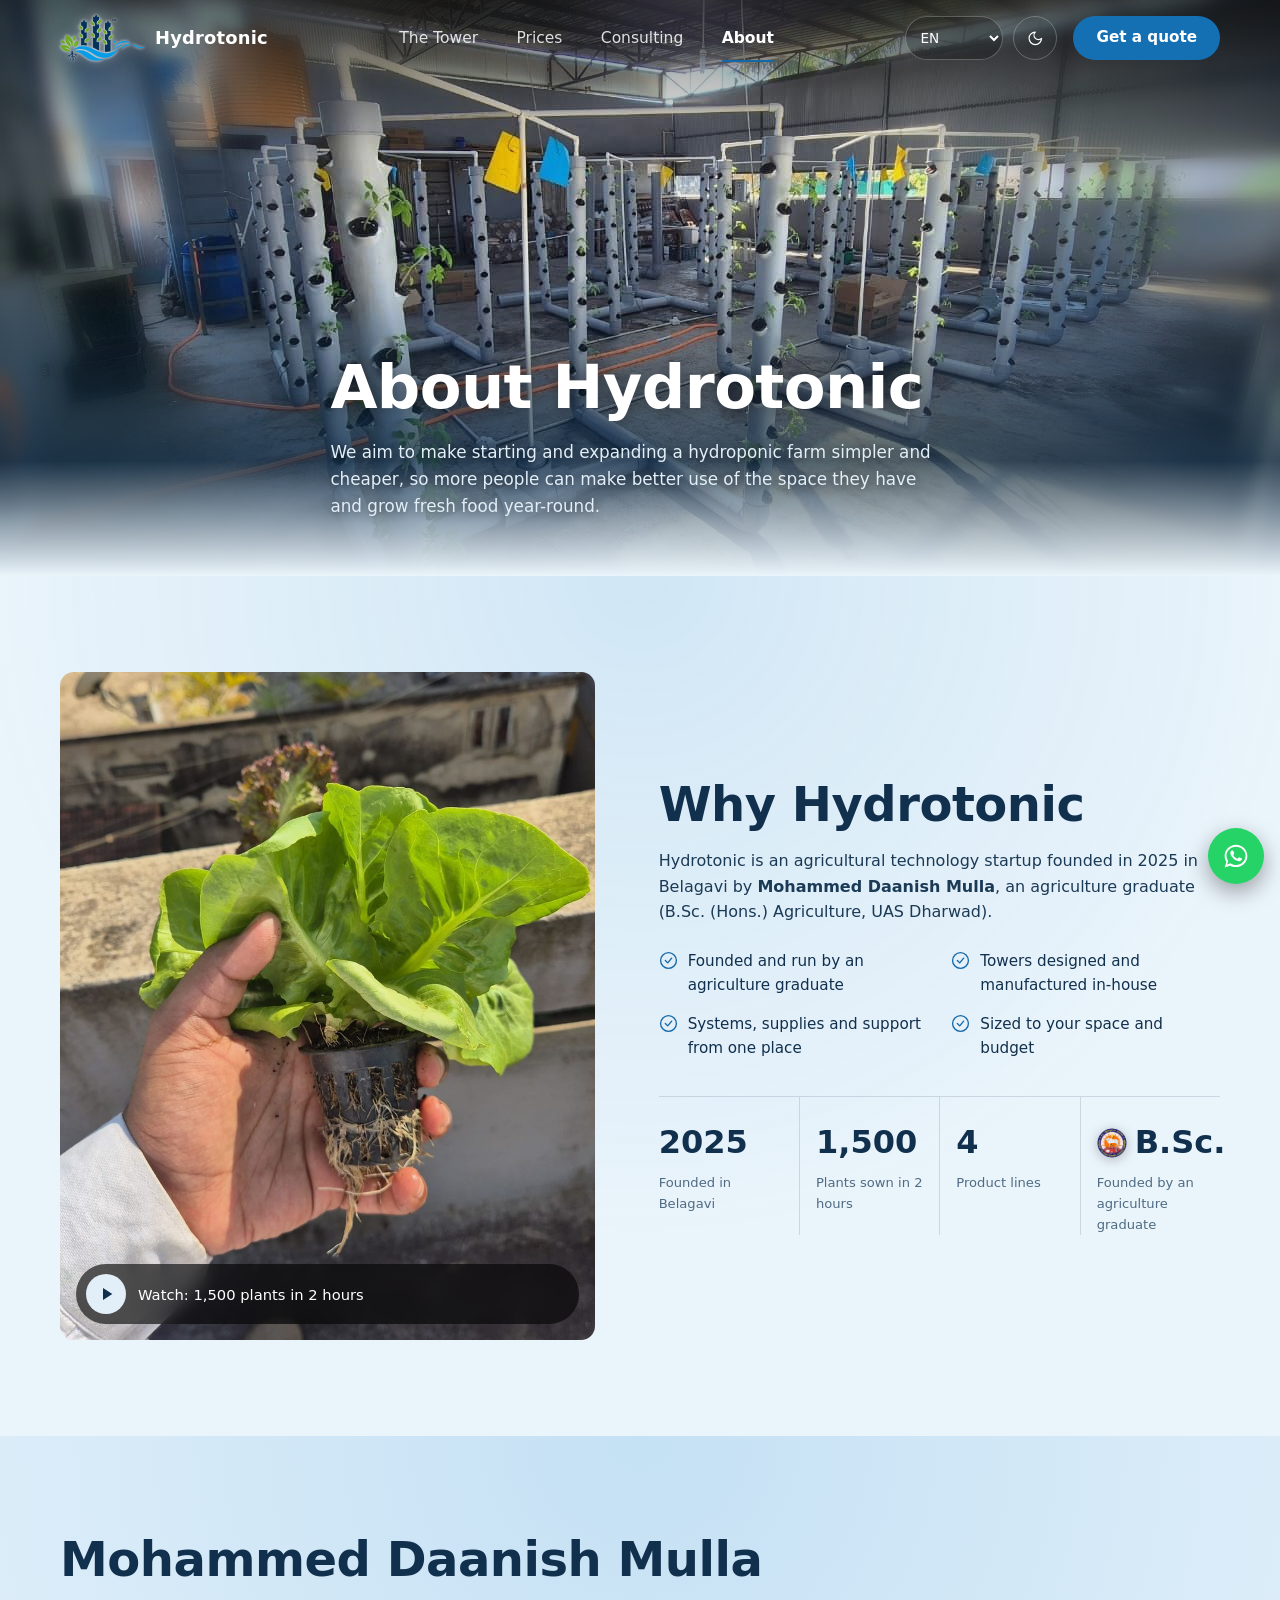
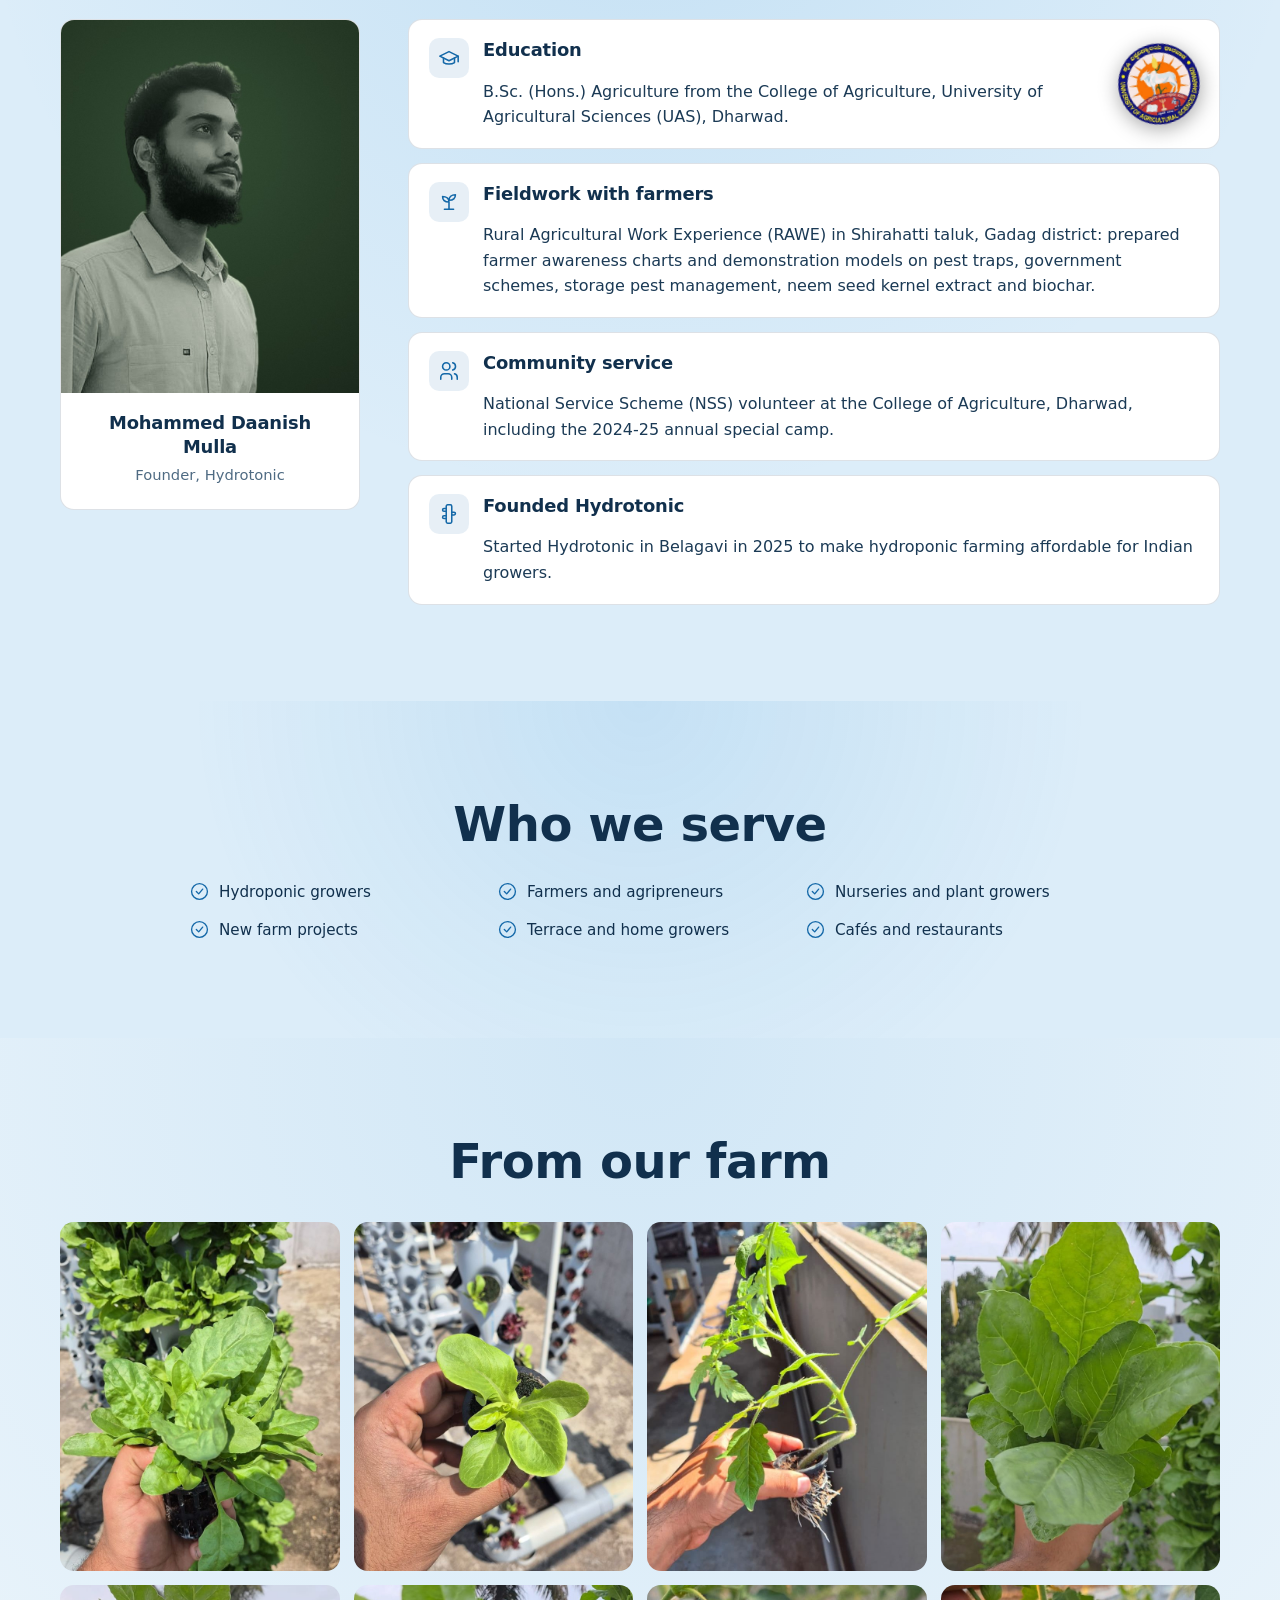
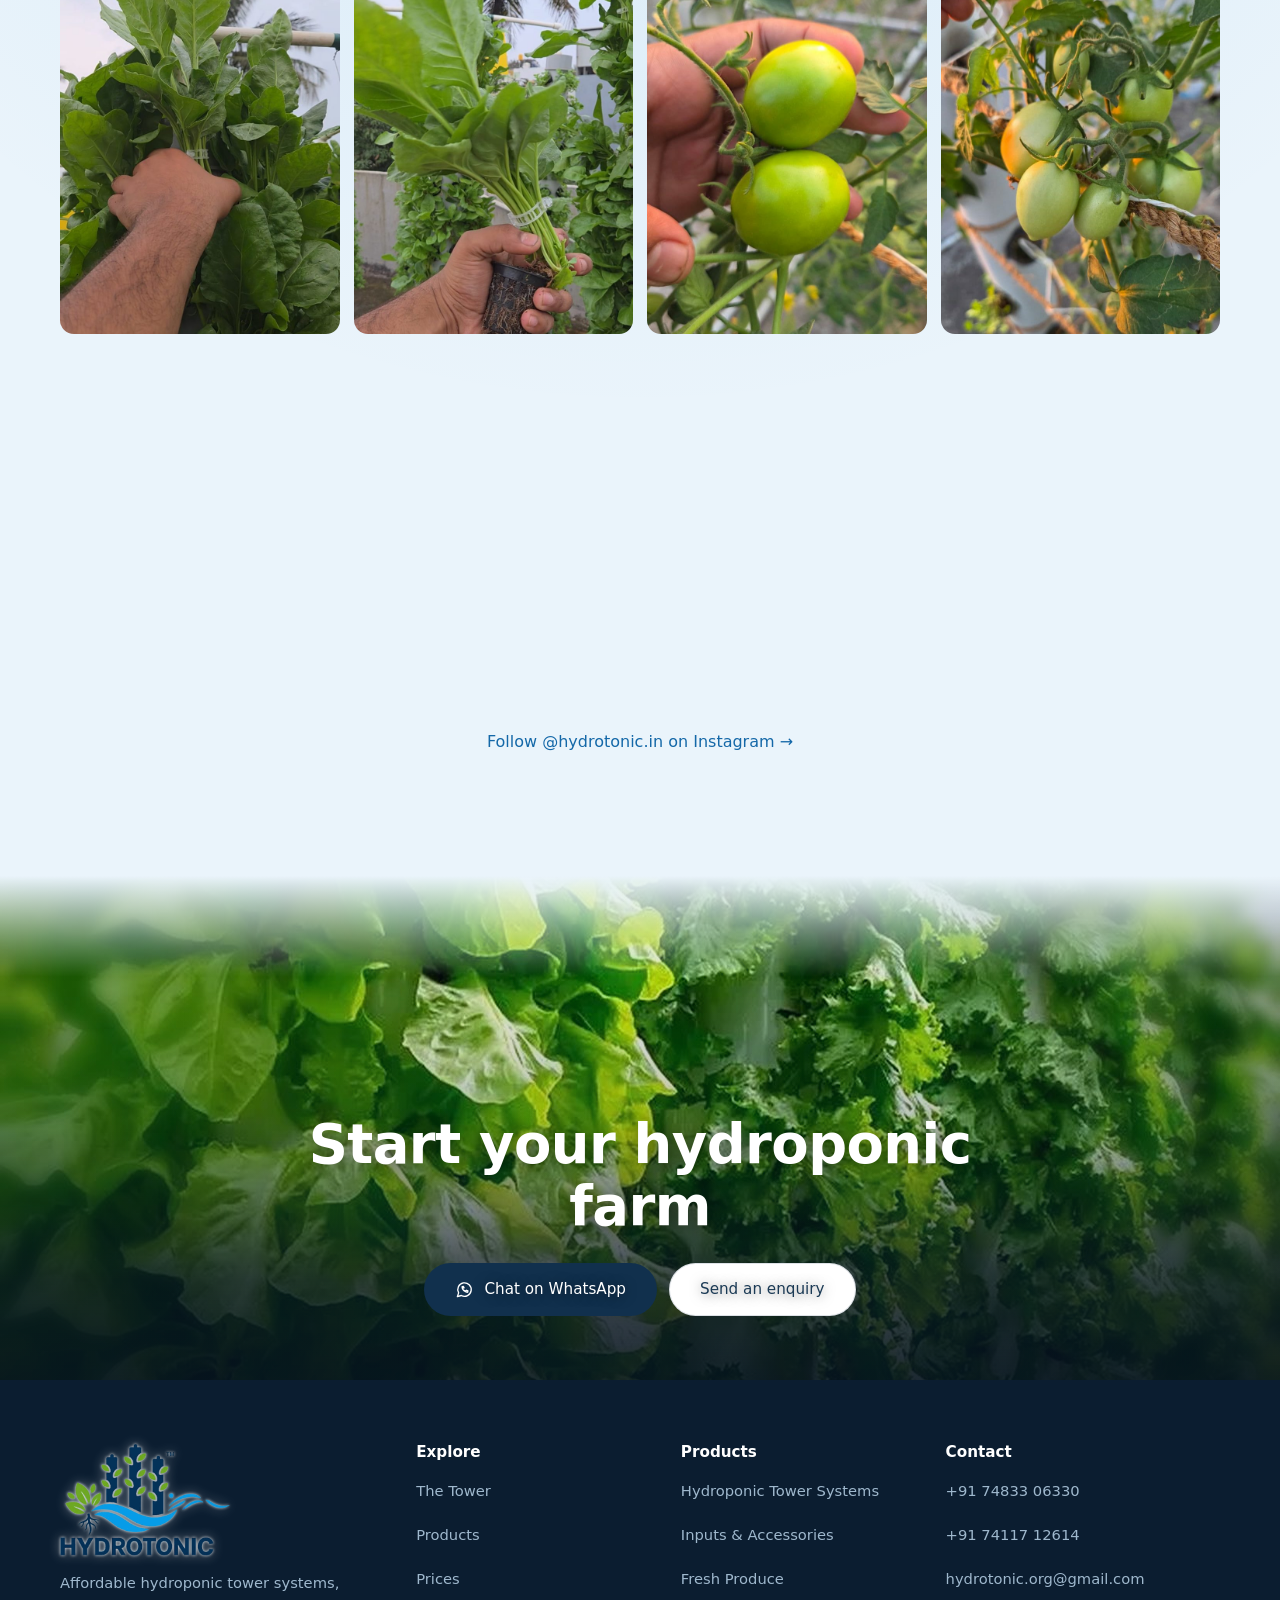
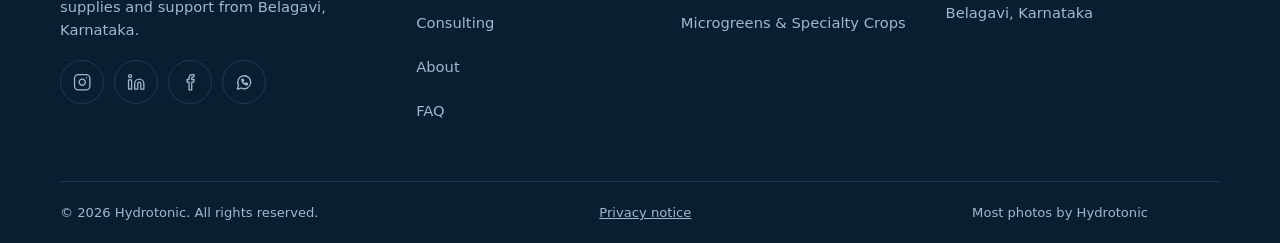
<file: about.html>
<!doctype html>
<html lang="en">
<head>
<meta charset="utf-8">
<meta name="viewport" content="width=device-width, initial-scale=1, viewport-fit=cover">
<meta http-equiv="Content-Security-Policy" content="default-src 'self'; script-src 'self'; style-src 'self' 'unsafe-inline' https://fonts.googleapis.com; font-src https://fonts.gstatic.com; img-src 'self' data: https://images.unsplash.com; connect-src 'self'; form-action 'self'; base-uri 'self'; object-src 'none'">
<meta name="referrer" content="strict-origin-when-cross-origin">
<title>About | Hydrotonic</title>
<meta name="description" content="Hydrotonic is an agricultural technology startup from Belagavi, Karnataka, founded in 2025 by Mohammed Daanish Mulla, B.Sc. (Hons.) Agriculture, UAS Dharwad.">
<link rel="canonical" href="https://hydrotonic.org/about.html">
<meta property="og:type" content="website">
<meta property="og:url" content="https://hydrotonic.org/about.html">
<meta property="og:site_name" content="Hydrotonic">
<meta property="og:title" content="About Hydrotonic">
<meta property="og:description" content="The story behind Hydrotonic and its founder, Mohammed Daanish Mulla.">
<meta property="og:image" content="https://hydrotonic.org/img/og-banner.jpg">
<meta property="og:image:type" content="image/jpeg">
<meta property="og:image:width" content="2400">
<meta property="og:image:height" content="1260">
<meta property="og:image:alt" content="Hydrotonic logo: Redefining Sustainable Farming in India, with hydroponic tower systems, inputs and accessories, agriculture consultancy, fresh produce, and microgreens and specialty crops">
<meta name="twitter:card" content="summary_large_image">
<meta name="theme-color" content="#eaf4fb">
<link rel="icon" href="/img/favicon.png">
<link rel="apple-touch-icon" href="/img/apple-touch-icon.png">
<link rel="manifest" href="/manifest.webmanifest">
<link rel="preconnect" href="https://fonts.googleapis.com">
<link rel="preconnect" href="https://fonts.gstatic.com" crossorigin>
<link href="https://fonts.googleapis.com/css2?family=Montserrat:wght@400;500;600&family=Noto+Sans+Devanagari:wght@400;500;600&family=Noto+Sans+Kannada:wght@400;500;600&display=swap" rel="stylesheet">
<link rel="stylesheet" href="/assets/site.css?v=33">
<script src="/assets/theme.js?v=33"></script>
</head>
<body class="over">
<a class="skip-link" href="#main" data-i18n="skip">Skip to content</a>

<div class="site-top">
  <header class="nav">
    <div class="wrap">
      <a class="brand" href="/" aria-label="Hydrotonic home"><img class="mark" src="/img/logo-mark-navy.png" alt="" width="70" height="38">Hydrotonic<span class="tip" aria-hidden="true"><svg class="ico"><use href="/assets/icons.svg?v=33#i-home"/></svg><span data-i18n="home_tip">Back to home</span></span></a>
      <nav class="nav-links" aria-label="Main">
        <a href="/#tower" data-i18n="nav_tower">The Tower</a>
        <a href="/prices.html" data-i18n="nav_prices">Prices</a>
        <a href="/consulting.html" data-i18n="nav_consult">Consulting</a>
        <a href="/about.html" aria-current="page" data-i18n="about_eyebrow">About</a>
      </nav>
      <div class="tools">
        <select class="lang-select" aria-label="Language"><option value="en">EN</option><option value="kn">ಕನ್ನಡ</option><option value="hi">हिंदी</option><option value="mr">मराठी</option></select>
        <button class="theme-btn" type="button" aria-label="Switch light or dark mode"><svg class="ico sun" aria-hidden="true"><use href="/assets/icons.svg?v=33#i-sun"/></svg><svg class="ico moon" aria-hidden="true"><use href="/assets/icons.svg?v=33#i-moon"/></svg></button>
        <button class="menu-btn" id="menu-open" type="button" aria-label="Open menu"><svg class="ico" aria-hidden="true"><use href="/assets/icons.svg?v=33#i-menu"/></svg></button>
        <a class="btn btn-brand quote" href="/#contact" data-i18n="get_quote">Get a quote</a>
      </div>
    </div>
    <div class="wrap subnav">
      <nav aria-label="Pages">
        <a href="/#tower" data-i18n="nav_tower">The Tower</a>
        <a href="/prices.html" data-i18n="nav_prices">Prices</a>
        <a href="/consulting.html" data-i18n="nav_consult">Consulting</a>
        <a href="/about.html" aria-current="page" data-i18n="about_eyebrow">About</a>
      </nav>
      <div class="tools">
        <select class="lang-select" aria-label="Language"><option value="en">EN</option><option value="kn">ಕನ್ನಡ</option><option value="hi">हिंदी</option><option value="mr">मराठी</option></select>
        <button class="theme-btn" type="button" aria-label="Switch light or dark mode"><svg class="ico sun" aria-hidden="true"><use href="/assets/icons.svg?v=33#i-sun"/></svg><svg class="ico moon" aria-hidden="true"><use href="/assets/icons.svg?v=33#i-moon"/></svg></button>
      </div>
    </div>
  </header>
</div>

<dialog id="menu" class="menu" aria-label="Menu">
  <div class="wrap">
    <div class="menu-head">
      <a class="brand" href="/" title="Hydrotonic home" aria-label="Hydrotonic home"><img class="mark" src="/img/logo-mark-navy.png" alt="" width="70" height="38">Hydrotonic</a>
      <button class="menu-btn" id="menu-close" type="button" aria-label="Close menu"><svg class="ico" aria-hidden="true"><use href="/assets/icons.svg?v=33#i-x"/></svg></button>
    </div>
    <nav aria-label="Menu">
      <details class="menu-home">
        <summary><b data-i18n="nav_home">Home</b><svg class="ico chev" aria-hidden="true"><use href="/assets/icons.svg?v=33#i-chev"/></svg></summary>
        <div class="sub">
          <a href="/"><span data-i18n="home_top">Overview</span></a>
          <a href="/#tower"><span data-i18n="nav_tower">The Tower</span></a>
          <a href="/#products"><span data-i18n="nav_products">Products</span></a>
          <a href="/#contact"><span data-i18n="nav_contact">Contact</span></a>
        </div>
      </details>
      <a class="page" href="/prices.html"><b data-i18n="nav_prices">Prices</b><svg class="ico go" aria-hidden="true"><use href="/assets/icons.svg?v=33#i-arrow"/></svg></a>
      <a class="page" href="/consulting.html"><b data-i18n="nav_consult">Consulting</b><svg class="ico go" aria-hidden="true"><use href="/assets/icons.svg?v=33#i-arrow"/></svg></a>
      <a class="page" href="/about.html" aria-current="page"><b data-i18n="about_eyebrow">About</b><svg class="ico go" aria-hidden="true"><use href="/assets/icons.svg?v=33#i-arrow"/></svg></a>
      <a class="page" href="/faq.html"><b data-i18n="nav_faq">FAQ</b><svg class="ico go" aria-hidden="true"><use href="/assets/icons.svg?v=33#i-arrow"/></svg></a>
    </nav>
    <div class="menu-tools">
      <select class="lang-select" aria-label="Language"><option value="en">English</option><option value="kn">ಕನ್ನಡ</option><option value="hi">हिंदी</option><option value="mr">मराठी</option></select>
      <button class="theme-btn" type="button" aria-label="Switch light or dark mode"><svg class="ico sun" aria-hidden="true"><use href="/assets/icons.svg?v=33#i-sun"/></svg><svg class="ico moon" aria-hidden="true"><use href="/assets/icons.svg?v=33#i-moon"/></svg></button>
    </div>
    <a class="btn btn-light" href="https://wa.me/917483306330" target="_blank" rel="noopener"><svg class="ico" aria-hidden="true"><use href="/assets/icons.svg?v=33#i-wa"/></svg><span data-i18n="cta_wa">Chat on WhatsApp</span><svg class="ico ext" aria-hidden="true"><use href="/assets/icons.svg?v=33#i-go"/></svg><span class="sr" data-i18n="new_tab">(opens in a new tab)</span></a>
    <div class="menu-social">
      <a href="https://www.instagram.com/hydrotonic.in/" target="_blank" rel="noopener"><svg class="ico" aria-hidden="true"><use href="/assets/icons.svg?v=33#i-ig"/></svg>Instagram<svg class="ico ext" aria-hidden="true"><use href="/assets/icons.svg?v=33#i-go"/></svg><span class="sr" data-i18n="new_tab">(opens in a new tab)</span></a>
      <a href="https://www.linkedin.com/company/hydrotonic/" target="_blank" rel="noopener"><svg class="ico" aria-hidden="true"><use href="/assets/icons.svg?v=33#i-in"/></svg>LinkedIn<svg class="ico ext" aria-hidden="true"><use href="/assets/icons.svg?v=33#i-go"/></svg><span class="sr" data-i18n="new_tab">(opens in a new tab)</span></a>
      <a href="https://www.facebook.com/share/1AKvc3c59d/" target="_blank" rel="noopener"><svg class="ico" aria-hidden="true"><use href="/assets/icons.svg?v=33#i-fb"/></svg>Facebook<svg class="ico ext" aria-hidden="true"><use href="/assets/icons.svg?v=33#i-go"/></svg><span class="sr" data-i18n="new_tab">(opens in a new tab)</span></a>
    </div>
  </div>
</dialog>

<main id="main" tabindex="-1">
  <section class="page-hero">
    <div class="bg" role="img" aria-label="A covered rooftop farm of Hydrotonic towers"></div>
    <div class="wrap">
      <h1 data-i18n="about_h1">About Hydrotonic</h1>
      <p data-i18n="about_p2">We aim to make starting and expanding a hydroponic farm simpler and cheaper, so more people can make better use of the space they have and grow fresh food year-round.</p>
    </div>
  </section>

  <section class="about glow">
    <div class="wrap">
      <div class="photo reveal">
        <img src="/img/roots.jpg" alt="Butterhead lettuce lifted from a Hydrotonic tower, roots hanging free" width="900" height="1125" loading="lazy">
        <a class="play" href="https://www.instagram.com/reel/DcRCGJyMFcP/" target="_blank" rel="noopener"><i aria-hidden="true"><svg viewBox="0 0 24 24"><path d="M6 3l14 9-14 9z"/></svg></i><span data-i18n="play">Watch: 1,500 plants in 2 hours</span></a>
      </div>
      <div class="reveal">
        <h2 data-i18n="why_title">Why Hydrotonic</h2>
        <p data-i18n="about_p1">Hydrotonic is an agricultural technology startup founded in 2025 in Belagavi by <strong>Mohammed Daanish Mulla</strong>, an agriculture graduate (B.Sc. (Hons.) Agriculture, UAS Dharwad).</p>
        <ul class="checks">
          <li><svg class="ico" aria-hidden="true"><use href="/assets/icons.svg?v=33#i-check"/></svg><span data-i18n="w1">Founded and run by an agriculture graduate</span></li>
          <li><svg class="ico" aria-hidden="true"><use href="/assets/icons.svg?v=33#i-check"/></svg><span data-i18n="w2">Towers designed and manufactured in-house</span></li>
          <li><svg class="ico" aria-hidden="true"><use href="/assets/icons.svg?v=33#i-check"/></svg><span data-i18n="w3">Systems, supplies and support from one place</span></li>
          <li><svg class="ico" aria-hidden="true"><use href="/assets/icons.svg?v=33#i-check"/></svg><span data-i18n="w4">Sized to your space and budget</span></li>
        </ul>
        <div class="stats">
          <div class="stat"><b>2025</b><span data-i18n="f1">Founded in Belagavi</span></div>
          <div class="stat"><b>1,500</b><span data-i18n="f2">Plants sown in 2 hours</span></div>
          <div class="stat"><b>4</b><span data-i18n="f4">Product lines</span></div>
          <div class="stat"><b class="with-badge"><img class="uas-badge" src="/img/uas-dharwad.png" alt="University of Agricultural Sciences, Dharwad emblem" width="30" height="30">B.Sc.</b><span data-i18n="f3">Founded by an agriculture graduate</span></div>
        </div>
      </div>
    </div>
  </section>

  <section id="founder" class="alt" tabindex="-1">
    <div class="wrap">
      <div class="reveal">
        <h2 data-i18n="founder_name">Mohammed Daanish Mulla</h2>
      </div>
      <div class="founder">
        <div class="founder-card reveal">
          <img class="portrait" src="/img/founder.jpg" alt="Portrait of Mohammed Daanish Mulla, founder of Hydrotonic" width="800" height="1000">
          <h3 data-i18n="founder_name">Mohammed Daanish Mulla</h3>
          <p data-i18n="founder_role">Founder, Hydrotonic</p>
        </div>
        <ul class="facts-list stagger">
          <li class="reveal edu"><svg class="ico" aria-hidden="true"><use href="/assets/icons.svg?v=33#i-cap"/></svg><img class="uas-stamp" src="/img/uas-dharwad.png" alt="University of Agricultural Sciences, Dharwad emblem" width="84" height="84"><div><h3 data-i18n="fd1t">Education</h3><p data-i18n="fd1">B.Sc. (Hons.) Agriculture from the College of Agriculture, University of Agricultural Sciences (UAS), Dharwad.</p></div></li>
          <li class="reveal"><svg class="ico" aria-hidden="true"><use href="/assets/icons.svg?v=33#i-sprout"/></svg><div><h3 data-i18n="fd2t">Fieldwork with farmers</h3><p data-i18n="fd2">Rural Agricultural Work Experience (RAWE) in Shirahatti taluk, Gadag district: prepared farmer awareness charts and demonstration models on pest traps, government schemes, storage pest management, neem seed kernel extract and biochar.</p></div></li>
          <li class="reveal"><svg class="ico" aria-hidden="true"><use href="/assets/icons.svg?v=33#i-users"/></svg><div><h3 data-i18n="fd3t">Community service</h3><p data-i18n="fd3">National Service Scheme (NSS) volunteer at the College of Agriculture, Dharwad, including the 2024-25 annual special camp.</p></div></li>
          <li class="reveal"><svg class="ico" aria-hidden="true"><use href="/assets/icons.svg?v=33#i-tower"/></svg><div><h3 data-i18n="fd4t">Founded Hydrotonic</h3><p data-i18n="fd4">Started Hydrotonic in Belagavi in 2025 to make hydroponic farming affordable for Indian growers.</p></div></li>
        </ul>
      </div>
    </div>
  </section>

  <section id="who" class="alt" tabindex="-1">
    <div class="wrap">
      <div class="center reveal">
        <h2 data-i18n="who_t">Who we serve</h2>
      </div>
      <ul class="checks three reveal">
          <li><svg class="ico" aria-hidden="true"><use href="/assets/icons.svg?v=33#i-check"/></svg><span data-i18n="who1">Hydroponic growers</span></li>
          <li><svg class="ico" aria-hidden="true"><use href="/assets/icons.svg?v=33#i-check"/></svg><span data-i18n="who2">Farmers and agripreneurs</span></li>
          <li><svg class="ico" aria-hidden="true"><use href="/assets/icons.svg?v=33#i-check"/></svg><span data-i18n="who3">Nurseries and plant growers</span></li>
          <li><svg class="ico" aria-hidden="true"><use href="/assets/icons.svg?v=33#i-check"/></svg><span data-i18n="who4">New farm projects</span></li>
          <li><svg class="ico" aria-hidden="true"><use href="/assets/icons.svg?v=33#i-check"/></svg><span data-i18n="who5">Terrace and home growers</span></li>
          <li><svg class="ico" aria-hidden="true"><use href="/assets/icons.svg?v=33#i-check"/></svg><span data-i18n="who6">Cafés and restaurants</span></li>
      </ul>
    </div>
  </section>

  <section id="gallery" class="glow" tabindex="-1">
    <div class="wrap">
      <div class="center reveal">
        <h2 data-i18n="gal_title">From our farm</h2>
      </div>
      <div class="work-grid stagger">
        <figure class="reveal"><img src="/img/work-spinach.jpg" alt="Spinach in a net pot, held in front of a full tower" width="720" height="900" loading="lazy"></figure>
        <figure class="reveal"><img src="/img/work-lettuce.jpg" alt="A lettuce seedling in a net pot on the Hydrotonic rooftop" width="720" height="900" loading="lazy"></figure>
        <figure class="reveal"><img src="/img/work-tomato.jpg" alt="A tomato plant lifted from a tower with its roots" width="720" height="900" loading="lazy"></figure>
        <figure class="reveal"><img src="/img/farm-lettuce-head.jpg" alt="A full head of lettuce held in front of the towers" width="720" height="900" loading="lazy"></figure>
        <figure class="reveal"><img src="/img/farm-spinach-bunch.jpg" alt="A bunch of spinach lifted from a tower" width="720" height="900" loading="lazy"></figure>
        <figure class="reveal"><img src="/img/farm-spinach-roots.jpg" alt="Spinach in a net pot with its roots, towers behind" width="720" height="900" loading="lazy"></figure>
        <figure class="reveal"><img src="/img/farm-tomatoes.jpg" alt="Two green tomatoes on a plant grown in a tower" width="720" height="900" loading="lazy"></figure>
        <figure class="reveal"><img src="/img/farm-tomato-tower.jpg" alt="Tomatoes ripening on a plant growing from a tower" width="720" height="900" loading="lazy"></figure>
        <figure class="reveal"><img src="/img/farm-pepper-roots.jpg" alt="A chilli seedling in a net pot with healthy white roots" width="720" height="900" loading="lazy"></figure>
        <figure class="reveal"><img src="/img/farm-spinach-pot.jpg" alt="Spinach lifted from a tower in its net pot" width="720" height="900" loading="lazy"></figure>
        <figure class="reveal"><img src="/img/farm-roots-tower.jpg" alt="Roots hanging inside a Hydrotonic tower" width="720" height="900" loading="lazy"></figure>
        <figure class="reveal"><img src="/img/farm-tower-aisle.jpg" alt="An aisle between towers thick with leafy plants" width="720" height="900" loading="lazy"></figure>
      </div>
      <p class="more center"><a class="link" href="https://www.instagram.com/hydrotonic.in/" target="_blank" rel="noopener" data-i18n="gal_more">Follow @hydrotonic.in on Instagram →</a></p>
    </div>
  </section>

  <section class="band">
    <img src="/img/greens-wide.jpg" alt="Lettuce growing thick on vertical hydroponic towers" width="1280" height="1031" loading="lazy">
    <div class="wrap center reveal">
      <h2 data-i18n="contact_title">Start your hydroponic farm</h2>
      <p class="ctas center-ctas">
        <a class="btn btn-light" href="https://wa.me/917483306330" target="_blank" rel="noopener"><svg class="ico" aria-hidden="true"><use href="/assets/icons.svg?v=33#i-wa"/></svg><span data-i18n="cta_wa">Chat on WhatsApp</span></a>
        <a class="btn btn-line" href="/#contact" data-i18n="form_title">Send an enquiry</a>
      </p>
    </div>
  </section>
</main>

<footer>
  <div class="wrap">
    <div class="cols">
      <div>
        <a class="brand foot-logo" href="/" title="Hydrotonic home" aria-label="Hydrotonic home"><img src="/img/logo-navy.png" alt="Hydrotonic" width="180" height="119"></a>
        <p data-i18n="foot_blurb">Affordable hydroponic tower systems, supplies and support from Belagavi, Karnataka.</p>
        <div class="social">
          <a href="https://www.instagram.com/hydrotonic.in/" target="_blank" rel="noopener" aria-label="Hydrotonic on Instagram"><svg class="ico" aria-hidden="true"><use href="/assets/icons.svg?v=33#i-ig"/></svg></a>
          <a href="https://www.linkedin.com/company/hydrotonic/" target="_blank" rel="noopener" aria-label="Hydrotonic on LinkedIn"><svg class="ico" aria-hidden="true"><use href="/assets/icons.svg?v=33#i-in"/></svg></a>
          <a href="https://www.facebook.com/share/1AKvc3c59d/" target="_blank" rel="noopener" aria-label="Hydrotonic on Facebook"><svg class="ico" aria-hidden="true"><use href="/assets/icons.svg?v=33#i-fb"/></svg></a>
          <a href="https://wa.me/917483306330" target="_blank" rel="noopener" aria-label="Hydrotonic on WhatsApp"><svg class="ico" aria-hidden="true"><use href="/assets/icons.svg?v=33#i-wa"/></svg></a>
        </div>
      </div>
      <div>
        <h2 data-i18n="foot_links">Explore</h2>
        <ul>
          <li><a href="/#tower" data-i18n="nav_tower">The Tower</a></li>
          <li><a href="/#products" data-i18n="nav_products">Products</a></li>
          <li><a href="/prices.html" data-i18n="nav_prices">Prices</a></li>
          <li><a href="/consulting.html" data-i18n="nav_consult">Consulting</a></li>
          <li><a href="/about.html" data-i18n="about_eyebrow">About</a></li>
          <li><a href="/faq.html" data-i18n="nav_faq">FAQ</a></li>
        </ul>
      </div>
      <div>
        <h2 data-i18n="nav_products">Products</h2>
        <ul>
          <li><a href="/prices.html#grids" data-i18n="p1_t">Hydroponic Tower Systems</a></li>
          <li><a href="/prices.html#accessories" data-i18n="p2_t">Inputs &amp; Accessories</a></li>
          <li><a href="/prices.html#produce" data-i18n="p3_t">Fresh Produce</a></li>
          <li><a href="/prices.html#microgreens" data-i18n="p4_t">Microgreens &amp; Specialty Crops</a></li>
        </ul>
      </div>
      <div>
        <h2 data-i18n="nav_contact">Contact</h2>
        <ul>
          <li><a href="tel:+917483306330">+91 74833 06330</a></li>
          <li><a href="tel:+917411712614">+91 74117 12614</a></li>
          <li><a href="mailto:hydrotonic.org@gmail.com">hydrotonic.org@gmail.com</a></li>
          <li data-i18n="top_loc">Belagavi, Karnataka</li>
        </ul>
      </div>
    </div>
    <div class="bottom">
      <span>© <span id="y">2026</span> Hydrotonic. <span data-i18n="foot_rights">All rights reserved.</span></span>
      <a href="/privacy.html" data-i18n="privacy">Privacy notice</a>
      <span data-i18n="credit_most">Most photos by Hydrotonic</span>
    </div>
  </div>
</footer>

<a class="wa-float" href="https://wa.me/917483306330" target="_blank" rel="noopener" aria-label="Chat with Hydrotonic on WhatsApp">
  <svg viewBox="0 0 32 32" aria-hidden="true"><path d="M16 3C8.8 3 3 8.7 3 15.8c0 2.5.7 4.9 2 7L3 29l6.4-2c2 1.1 4.3 1.7 6.6 1.7 7.2 0 13-5.7 13-12.8S23.2 3 16 3zm0 23.4c-2.1 0-4.1-.6-5.9-1.7l-.4-.3-3.8 1.2 1.2-3.7-.3-.4a10.5 10.5 0 0 1-1.7-5.7C5.1 10 10 5.3 16 5.3S26.9 10 26.9 15.8 22 26.4 16 26.4zm6-7.9c-.3-.2-1.9-1-2.2-1.1-.3-.1-.5-.2-.7.2l-1 1.2c-.2.2-.4.2-.7.1-.3-.2-1.4-.5-2.6-1.6-1-.9-1.6-1.9-1.8-2.3-.2-.3 0-.5.1-.7l.5-.6.3-.5c.1-.2 0-.4 0-.6l-1-2.4c-.3-.6-.5-.5-.7-.5h-.6c-.2 0-.6.1-.9.4-.3.3-1.1 1.1-1.1 2.7s1.2 3.2 1.3 3.4c.2.2 2.3 3.5 5.6 4.9 2.8 1.1 3.3.9 3.9.8.6-.1 1.9-.8 2.2-1.5.3-.7.3-1.4.2-1.5-.1-.1-.3-.2-.6-.4z"/></svg>
</a>

<script src="/assets/site.js?v=33"></script>
</body>
</html>
</file>
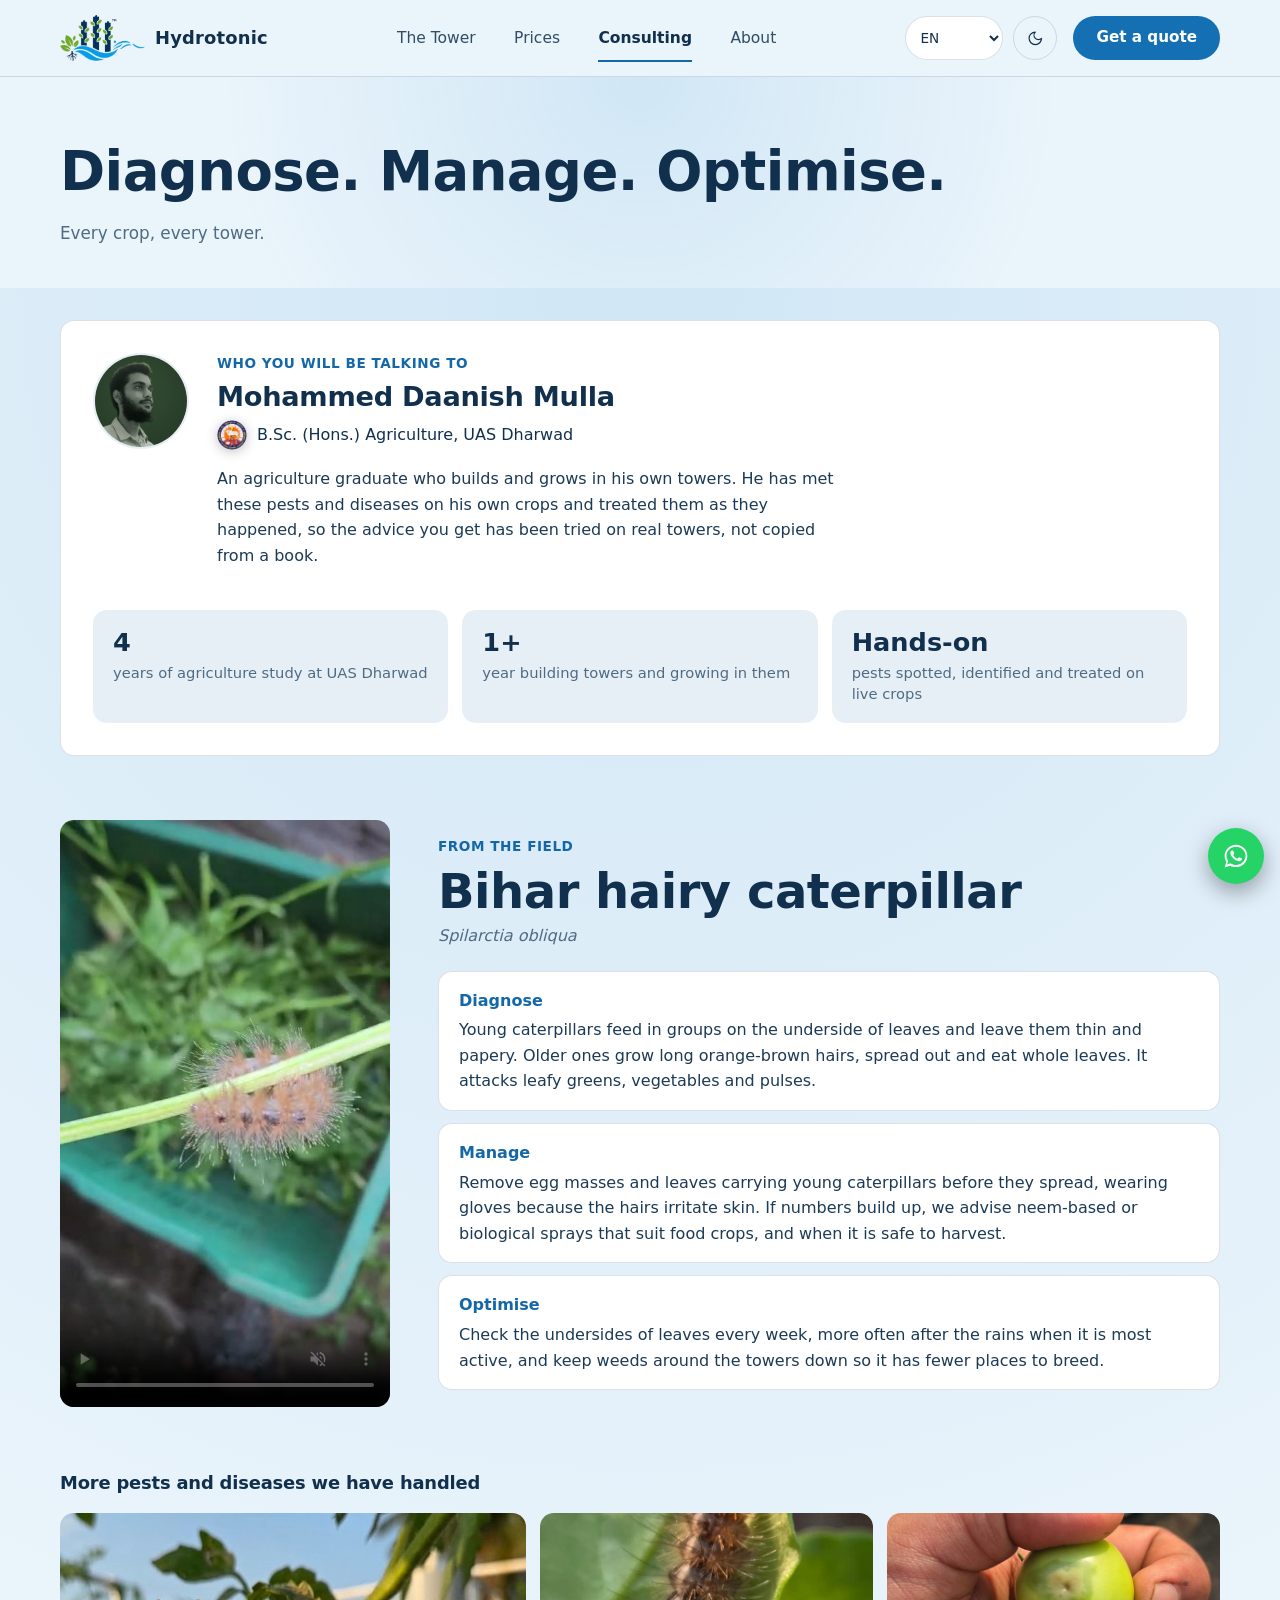
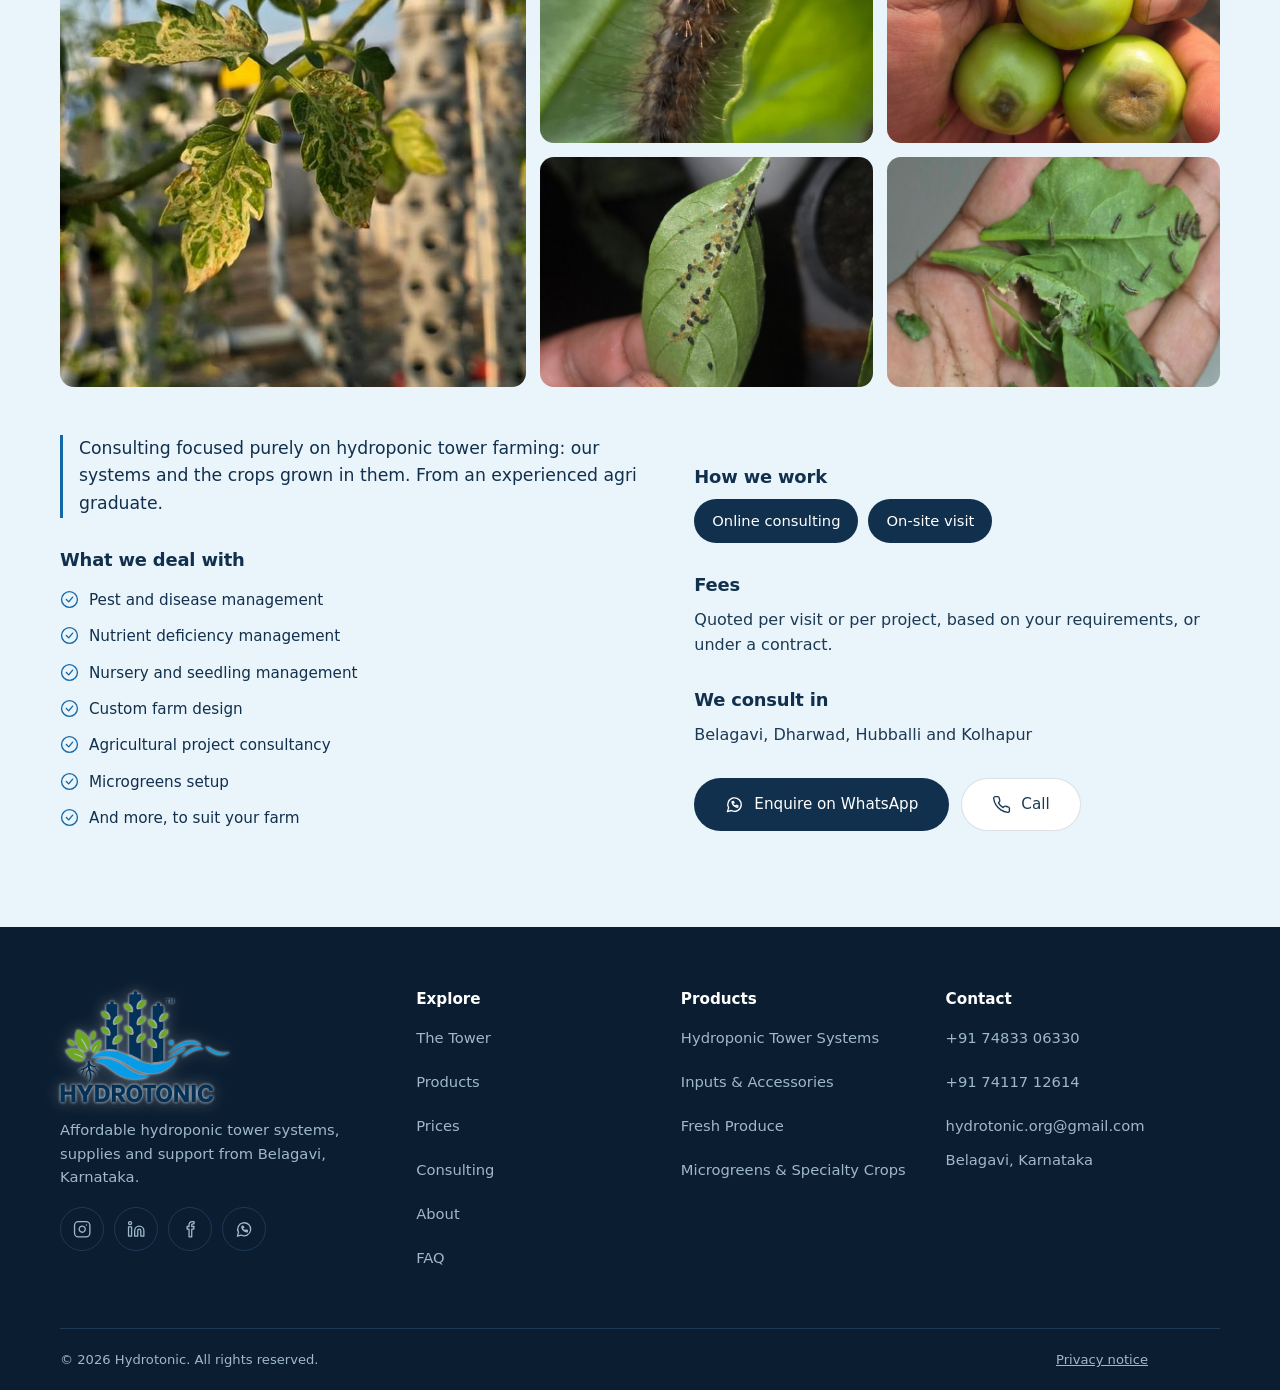
<file: consulting.html>
<!doctype html>
<html lang="en">
<head>
<meta charset="utf-8">
<meta name="viewport" content="width=device-width, initial-scale=1, viewport-fit=cover">
<meta http-equiv="Content-Security-Policy" content="default-src 'self'; script-src 'self'; style-src 'self' 'unsafe-inline' https://fonts.googleapis.com; font-src https://fonts.gstatic.com; img-src 'self' data: https://images.unsplash.com; connect-src 'self'; form-action 'self'; base-uri 'self'; object-src 'none'">
<meta name="referrer" content="strict-origin-when-cross-origin">
<title>Agri consulting | Hydrotonic</title>
<meta name="description" content="Agri consulting for hydroponic tower farming: pest and disease, nutrient deficiency, nursery and farm design, online or on-site in Belagavi, Dharwad, Hubballi and Kolhapur.">
<link rel="canonical" href="https://hydrotonic.org/consulting.html">
<meta property="og:type" content="website">
<meta property="og:url" content="https://hydrotonic.org/consulting.html">
<meta property="og:site_name" content="Hydrotonic">
<meta property="og:title" content="Hydrotonic agri consulting">
<meta property="og:description" content="Diagnose. Manage. Optimise. Every crop, every tower.">
<meta property="og:image" content="https://hydrotonic.org/img/og-banner.jpg">
<meta property="og:image:type" content="image/jpeg">
<meta property="og:image:width" content="2400">
<meta property="og:image:height" content="1260">
<meta property="og:image:alt" content="Hydrotonic logo: Redefining Sustainable Farming in India, with hydroponic tower systems, inputs and accessories, agriculture consultancy, fresh produce, and microgreens and specialty crops">
<meta name="twitter:card" content="summary_large_image">
<meta name="theme-color" content="#eaf4fb">
<link rel="icon" href="/img/favicon.png">
<link rel="apple-touch-icon" href="/img/apple-touch-icon.png">
<link rel="manifest" href="/manifest.webmanifest">
<link rel="preconnect" href="https://fonts.googleapis.com">
<link rel="preconnect" href="https://fonts.gstatic.com" crossorigin>
<link href="https://fonts.googleapis.com/css2?family=Montserrat:wght@400;500;600&family=Noto+Sans+Devanagari:wght@400;500;600&family=Noto+Sans+Kannada:wght@400;500;600&display=swap" rel="stylesheet">
<link rel="stylesheet" href="/assets/site.css?v=33">
<script src="/assets/theme.js?v=33"></script>
</head>
<body class="page-sub">
<a class="skip-link" href="#main" data-i18n="skip">Skip to content</a>

<div class="site-top">
  <header class="nav">
    <div class="wrap">
      <a class="brand" href="/" aria-label="Hydrotonic home"><img class="mark" src="/img/logo-mark-navy.png" alt="" width="70" height="38">Hydrotonic<span class="tip" aria-hidden="true"><svg class="ico"><use href="/assets/icons.svg?v=33#i-home"/></svg><span data-i18n="home_tip">Back to home</span></span></a>
      <nav class="nav-links" aria-label="Main">
        <a href="/#tower" data-i18n="nav_tower">The Tower</a>
        <a href="/prices.html" data-i18n="nav_prices">Prices</a>
        <a href="/consulting.html" aria-current="page" data-i18n="nav_consult">Consulting</a>
        <a href="/about.html" data-i18n="about_eyebrow">About</a>
      </nav>
      <div class="tools">
        <select class="lang-select" aria-label="Language"><option value="en">EN</option><option value="kn">ಕನ್ನಡ</option><option value="hi">हिंदी</option><option value="mr">मराठी</option></select>
        <button class="theme-btn" type="button" aria-label="Switch light or dark mode"><svg class="ico sun" aria-hidden="true"><use href="/assets/icons.svg?v=33#i-sun"/></svg><svg class="ico moon" aria-hidden="true"><use href="/assets/icons.svg?v=33#i-moon"/></svg></button>
        <button class="menu-btn" id="menu-open" type="button" aria-label="Open menu"><svg class="ico" aria-hidden="true"><use href="/assets/icons.svg?v=33#i-menu"/></svg></button>
        <a class="btn btn-brand quote" href="/#contact" data-i18n="get_quote">Get a quote</a>
      </div>
    </div>
    <div class="wrap subnav">
      <nav aria-label="Pages">
        <a href="/#tower" data-i18n="nav_tower">The Tower</a>
        <a href="/prices.html" data-i18n="nav_prices">Prices</a>
        <a href="/consulting.html" aria-current="page" data-i18n="nav_consult">Consulting</a>
        <a href="/about.html" data-i18n="about_eyebrow">About</a>
      </nav>
      <div class="tools">
        <select class="lang-select" aria-label="Language"><option value="en">EN</option><option value="kn">ಕನ್ನಡ</option><option value="hi">हिंदी</option><option value="mr">मराठी</option></select>
        <button class="theme-btn" type="button" aria-label="Switch light or dark mode"><svg class="ico sun" aria-hidden="true"><use href="/assets/icons.svg?v=33#i-sun"/></svg><svg class="ico moon" aria-hidden="true"><use href="/assets/icons.svg?v=33#i-moon"/></svg></button>
      </div>
    </div>
  </header>
</div>

<dialog id="menu" class="menu" aria-label="Menu">
  <div class="wrap">
    <div class="menu-head">
      <a class="brand" href="/" title="Hydrotonic home" aria-label="Hydrotonic home"><img class="mark" src="/img/logo-mark-navy.png" alt="" width="70" height="38">Hydrotonic</a>
      <button class="menu-btn" id="menu-close" type="button" aria-label="Close menu"><svg class="ico" aria-hidden="true"><use href="/assets/icons.svg?v=33#i-x"/></svg></button>
    </div>
    <nav aria-label="Menu">
      <details class="menu-home">
        <summary><b data-i18n="nav_home">Home</b><svg class="ico chev" aria-hidden="true"><use href="/assets/icons.svg?v=33#i-chev"/></svg></summary>
        <div class="sub">
          <a href="/"><span data-i18n="home_top">Overview</span></a>
          <a href="/#tower"><span data-i18n="nav_tower">The Tower</span></a>
          <a href="/#products"><span data-i18n="nav_products">Products</span></a>
          <a href="/#contact"><span data-i18n="nav_contact">Contact</span></a>
        </div>
      </details>
      <a class="page" href="/prices.html"><b data-i18n="nav_prices">Prices</b><svg class="ico go" aria-hidden="true"><use href="/assets/icons.svg?v=33#i-arrow"/></svg></a>
      <a class="page" href="/consulting.html" aria-current="page"><b data-i18n="nav_consult">Consulting</b><svg class="ico go" aria-hidden="true"><use href="/assets/icons.svg?v=33#i-arrow"/></svg></a>
      <a class="page" href="/about.html"><b data-i18n="about_eyebrow">About</b><svg class="ico go" aria-hidden="true"><use href="/assets/icons.svg?v=33#i-arrow"/></svg></a>
      <a class="page" href="/faq.html"><b data-i18n="nav_faq">FAQ</b><svg class="ico go" aria-hidden="true"><use href="/assets/icons.svg?v=33#i-arrow"/></svg></a>
    </nav>
    <div class="menu-tools">
      <select class="lang-select" aria-label="Language"><option value="en">English</option><option value="kn">ಕನ್ನಡ</option><option value="hi">हिंदी</option><option value="mr">मराठी</option></select>
      <button class="theme-btn" type="button" aria-label="Switch light or dark mode"><svg class="ico sun" aria-hidden="true"><use href="/assets/icons.svg?v=33#i-sun"/></svg><svg class="ico moon" aria-hidden="true"><use href="/assets/icons.svg?v=33#i-moon"/></svg></button>
    </div>
    <a class="btn btn-light" href="https://wa.me/917483306330" target="_blank" rel="noopener"><svg class="ico" aria-hidden="true"><use href="/assets/icons.svg?v=33#i-wa"/></svg><span data-i18n="cta_wa">Chat on WhatsApp</span><svg class="ico ext" aria-hidden="true"><use href="/assets/icons.svg?v=33#i-go"/></svg><span class="sr" data-i18n="new_tab">(opens in a new tab)</span></a>
    <div class="menu-social">
      <a href="https://www.instagram.com/hydrotonic.in/" target="_blank" rel="noopener"><svg class="ico" aria-hidden="true"><use href="/assets/icons.svg?v=33#i-ig"/></svg>Instagram<svg class="ico ext" aria-hidden="true"><use href="/assets/icons.svg?v=33#i-go"/></svg><span class="sr" data-i18n="new_tab">(opens in a new tab)</span></a>
      <a href="https://www.linkedin.com/company/hydrotonic/" target="_blank" rel="noopener"><svg class="ico" aria-hidden="true"><use href="/assets/icons.svg?v=33#i-in"/></svg>LinkedIn<svg class="ico ext" aria-hidden="true"><use href="/assets/icons.svg?v=33#i-go"/></svg><span class="sr" data-i18n="new_tab">(opens in a new tab)</span></a>
      <a href="https://www.facebook.com/share/1AKvc3c59d/" target="_blank" rel="noopener"><svg class="ico" aria-hidden="true"><use href="/assets/icons.svg?v=33#i-fb"/></svg>Facebook<svg class="ico ext" aria-hidden="true"><use href="/assets/icons.svg?v=33#i-go"/></svg><span class="sr" data-i18n="new_tab">(opens in a new tab)</span></a>
    </div>
  </div>
</dialog>

<main id="main" tabindex="-1">
  <section class="page-head glow">
    <div class="wrap">
      <h1 data-i18n="co_h1">Diagnose. Manage. Optimise.</h1>
      <p class="lead" data-i18n="co_sub">Every crop, every tower.</p>
    </div>
  </section>

  <section class="glow consult">
    <div class="wrap">
      <div class="expert reveal">
        <img class="avatar" src="/img/founder-thumb.jpg" alt="Mohammed Daanish Mulla" width="112" height="112">
        <div>
          <p class="kicker" data-i18n="ex_k">Who you will be talking to</p>
          <h2 data-i18n="founder_name">Mohammed Daanish Mulla</h2>
          <p class="deg"><img class="uas-badge" src="/img/uas-dharwad.png" alt="University of Agricultural Sciences, Dharwad emblem" width="30" height="30"><span data-i18n="ft_degree">B.Sc. (Hons.) Agriculture, UAS Dharwad</span></p>
          <p data-i18n="ex_p">An agriculture graduate who builds and grows in his own towers. He has met these pests and diseases on his own crops and treated them as they happened, so the advice you get has been tried on real towers, not copied from a book.</p>
        </div>
        <div class="ex-stats">
          <div><b>4</b><span data-i18n="ex_s1">years of agriculture study at UAS Dharwad</span></div>
          <div><b>1+</b><span data-i18n="ex_s2">year building towers and growing in them</span></div>
          <div><b data-i18n="ex_s3b">Hands-on</b><span data-i18n="ex_s3">pests spotted, identified and treated on live crops</span></div>
        </div>
      </div>

      <div class="case">
        <figure class="case-video reveal">
          <video src="/img/pest-hairy-caterpillar.mp4" poster="/img/pest-hairy-caterpillar.jpg" width="480" height="854" muted loop playsinline controls preload="none" aria-label="A Bihar hairy caterpillar crawling along the stalk of a leafy green"></video>
        </figure>
        <div class="case-body reveal">
          <p class="kicker" data-i18n="case_k">From the field</p>
          <h2 data-i18n="case_t">Bihar hairy caterpillar</h2>
          <p class="sci" lang="la">Spilarctia obliqua</p>
          <ol class="case-steps">
            <li><b data-i18n="cs1t">Diagnose</b><span data-i18n="cs1">Young caterpillars feed in groups on the underside of leaves and leave them thin and papery. Older ones grow long orange-brown hairs, spread out and eat whole leaves. It attacks leafy greens, vegetables and pulses.</span></li>
            <li><b data-i18n="cs2t">Manage</b><span data-i18n="cs2">Remove egg masses and leaves carrying young caterpillars before they spread, wearing gloves because the hairs irritate skin. If numbers build up, we advise neem-based or biological sprays that suit food crops, and when it is safe to harvest.</span></li>
            <li><b data-i18n="cs3t">Optimise</b><span data-i18n="cs3">Check the undersides of leaves every week, more often after the rains when it is most active, and keep weeds around the towers down so it has fewer places to breed.</span></li>
          </ol>
        </div>
      </div>

      <h3 class="pest-title reveal" data-i18n="pg_t">More pests and diseases we have handled</h3>
      <div class="pest-grid stagger">
        <figure class="reveal"><img src="/img/pest-tower.jpg" alt="Leaf damage on a tomato plant growing in a tower" width="720" height="900" loading="lazy"></figure>
        <figure class="reveal"><img src="/img/pest-caterpillar.jpg" alt="A hairy caterpillar on a leaf" width="720" height="900" loading="lazy"></figure>
        <figure class="reveal"><img src="/img/pest-tomato.jpg" alt="Tomatoes with disease spots, held in a hand" width="720" height="900" loading="lazy"></figure>
        <figure class="reveal"><img src="/img/pest-aphid.jpg" alt="Aphids on the underside of a leaf" width="720" height="900" loading="lazy"></figure>
        <figure class="reveal"><img src="/img/pest-larvae.jpg" alt="Larvae on a damaged spinach leaf" width="720" height="900" loading="lazy"></figure>
      </div>
      <div class="consult-cols">
        <div class="reveal">
          <p class="intro-line" data-i18n="co_intro">Consulting focused purely on hydroponic tower farming: our systems and the crops grown in them. From an experienced agri graduate.</p>
          <h3 data-i18n="deal_t">What we deal with</h3>
          <ul class="checks one">
          <li><svg class="ico" aria-hidden="true"><use href="/assets/icons.svg?v=33#i-check"/></svg><span data-i18n="dl1">Pest and disease management</span></li>
          <li><svg class="ico" aria-hidden="true"><use href="/assets/icons.svg?v=33#i-check"/></svg><span data-i18n="dl2">Nutrient deficiency management</span></li>
          <li><svg class="ico" aria-hidden="true"><use href="/assets/icons.svg?v=33#i-check"/></svg><span data-i18n="dl3">Nursery and seedling management</span></li>
          <li><svg class="ico" aria-hidden="true"><use href="/assets/icons.svg?v=33#i-check"/></svg><span data-i18n="dl4">Custom farm design</span></li>
          <li><svg class="ico" aria-hidden="true"><use href="/assets/icons.svg?v=33#i-check"/></svg><span data-i18n="dl5">Agricultural project consultancy</span></li>
          <li><svg class="ico" aria-hidden="true"><use href="/assets/icons.svg?v=33#i-check"/></svg><span data-i18n="dl6">Microgreens setup</span></li>
          <li><svg class="ico" aria-hidden="true"><use href="/assets/icons.svg?v=33#i-check"/></svg><span data-i18n="dl7">And more, to suit your farm</span></li>
          </ul>
        </div>
        <div class="reveal">
          <h3 data-i18n="how_t">How we work</h3>
          <p class="chips"><span data-i18n="how1">Online consulting</span><span data-i18n="how2">On-site visit</span></p>
          <h3 data-i18n="fees_t">Fees</h3>
          <p data-i18n="fees">Quoted per visit or per project, based on your requirements, or under a contract.</p>
          <h3 data-i18n="where_t">We consult in</h3>
          <p data-i18n="where">Belagavi, Dharwad, Hubballi and Kolhapur</p>
          <p class="ctas">
        <a class="btn btn-light" href="https://wa.me/917483306330?text=Hi%20Hydrotonic%2C%20I%27d%20like%20agri%20consulting." target="_blank" rel="noopener"><svg class="ico" aria-hidden="true"><use href="/assets/icons.svg?v=33#i-wa"/></svg><span data-i18n="enquire">Enquire on WhatsApp</span></a>
        <a class="btn btn-line" href="tel:+917483306330"><svg class="ico" aria-hidden="true"><use href="/assets/icons.svg?v=33#i-phone"/></svg><span data-i18n="call">Call</span></a>
          </p>
        </div>
      </div>
    </div>
  </section>
</main>

<footer>
  <div class="wrap">
    <div class="cols">
      <div>
        <a class="brand foot-logo" href="/" title="Hydrotonic home" aria-label="Hydrotonic home"><img src="/img/logo-navy.png" alt="Hydrotonic" width="180" height="119"></a>
        <p data-i18n="foot_blurb">Affordable hydroponic tower systems, supplies and support from Belagavi, Karnataka.</p>
        <div class="social">
          <a href="https://www.instagram.com/hydrotonic.in/" target="_blank" rel="noopener" aria-label="Hydrotonic on Instagram"><svg class="ico" aria-hidden="true"><use href="/assets/icons.svg?v=33#i-ig"/></svg></a>
          <a href="https://www.linkedin.com/company/hydrotonic/" target="_blank" rel="noopener" aria-label="Hydrotonic on LinkedIn"><svg class="ico" aria-hidden="true"><use href="/assets/icons.svg?v=33#i-in"/></svg></a>
          <a href="https://www.facebook.com/share/1AKvc3c59d/" target="_blank" rel="noopener" aria-label="Hydrotonic on Facebook"><svg class="ico" aria-hidden="true"><use href="/assets/icons.svg?v=33#i-fb"/></svg></a>
          <a href="https://wa.me/917483306330" target="_blank" rel="noopener" aria-label="Hydrotonic on WhatsApp"><svg class="ico" aria-hidden="true"><use href="/assets/icons.svg?v=33#i-wa"/></svg></a>
        </div>
      </div>
      <div>
        <h2 data-i18n="foot_links">Explore</h2>
        <ul>
          <li><a href="/#tower" data-i18n="nav_tower">The Tower</a></li>
          <li><a href="/#products" data-i18n="nav_products">Products</a></li>
          <li><a href="/prices.html" data-i18n="nav_prices">Prices</a></li>
          <li><a href="/consulting.html" data-i18n="nav_consult">Consulting</a></li>
          <li><a href="/about.html" data-i18n="about_eyebrow">About</a></li>
          <li><a href="/faq.html" data-i18n="nav_faq">FAQ</a></li>
        </ul>
      </div>
      <div>
        <h2 data-i18n="nav_products">Products</h2>
        <ul>
          <li><a href="/prices.html#grids" data-i18n="p1_t">Hydroponic Tower Systems</a></li>
          <li><a href="/prices.html#accessories" data-i18n="p2_t">Inputs &amp; Accessories</a></li>
          <li><a href="/prices.html#produce" data-i18n="p3_t">Fresh Produce</a></li>
          <li><a href="/prices.html#microgreens" data-i18n="p4_t">Microgreens &amp; Specialty Crops</a></li>
        </ul>
      </div>
      <div>
        <h2 data-i18n="nav_contact">Contact</h2>
        <ul>
          <li><a href="tel:+917483306330">+91 74833 06330</a></li>
          <li><a href="tel:+917411712614">+91 74117 12614</a></li>
          <li><a href="mailto:hydrotonic.org@gmail.com">hydrotonic.org@gmail.com</a></li>
          <li data-i18n="top_loc">Belagavi, Karnataka</li>
        </ul>
      </div>
    </div>
    <div class="bottom">
      <span>© <span id="y">2026</span> Hydrotonic. <span data-i18n="foot_rights">All rights reserved.</span></span>
      <a href="/privacy.html" data-i18n="privacy">Privacy notice</a>
    </div>
  </div>
</footer>

<a class="wa-float" href="https://wa.me/917483306330" target="_blank" rel="noopener" aria-label="Chat with Hydrotonic on WhatsApp">
  <svg viewBox="0 0 32 32" aria-hidden="true"><path d="M16 3C8.8 3 3 8.7 3 15.8c0 2.5.7 4.9 2 7L3 29l6.4-2c2 1.1 4.3 1.7 6.6 1.7 7.2 0 13-5.7 13-12.8S23.2 3 16 3zm0 23.4c-2.1 0-4.1-.6-5.9-1.7l-.4-.3-3.8 1.2 1.2-3.7-.3-.4a10.5 10.5 0 0 1-1.7-5.7C5.1 10 10 5.3 16 5.3S26.9 10 26.9 15.8 22 26.4 16 26.4zm6-7.9c-.3-.2-1.9-1-2.2-1.1-.3-.1-.5-.2-.7.2l-1 1.2c-.2.2-.4.2-.7.1-.3-.2-1.4-.5-2.6-1.6-1-.9-1.6-1.9-1.8-2.3-.2-.3 0-.5.1-.7l.5-.6.3-.5c.1-.2 0-.4 0-.6l-1-2.4c-.3-.6-.5-.5-.7-.5h-.6c-.2 0-.6.1-.9.4-.3.3-1.1 1.1-1.1 2.7s1.2 3.2 1.3 3.4c.2.2 2.3 3.5 5.6 4.9 2.8 1.1 3.3.9 3.9.8.6-.1 1.9-.8 2.2-1.5.3-.7.3-1.4.2-1.5-.1-.1-.3-.2-.6-.4z"/></svg>
</a>

<script src="/assets/site.js?v=33"></script>
</body>
</html>
</file>
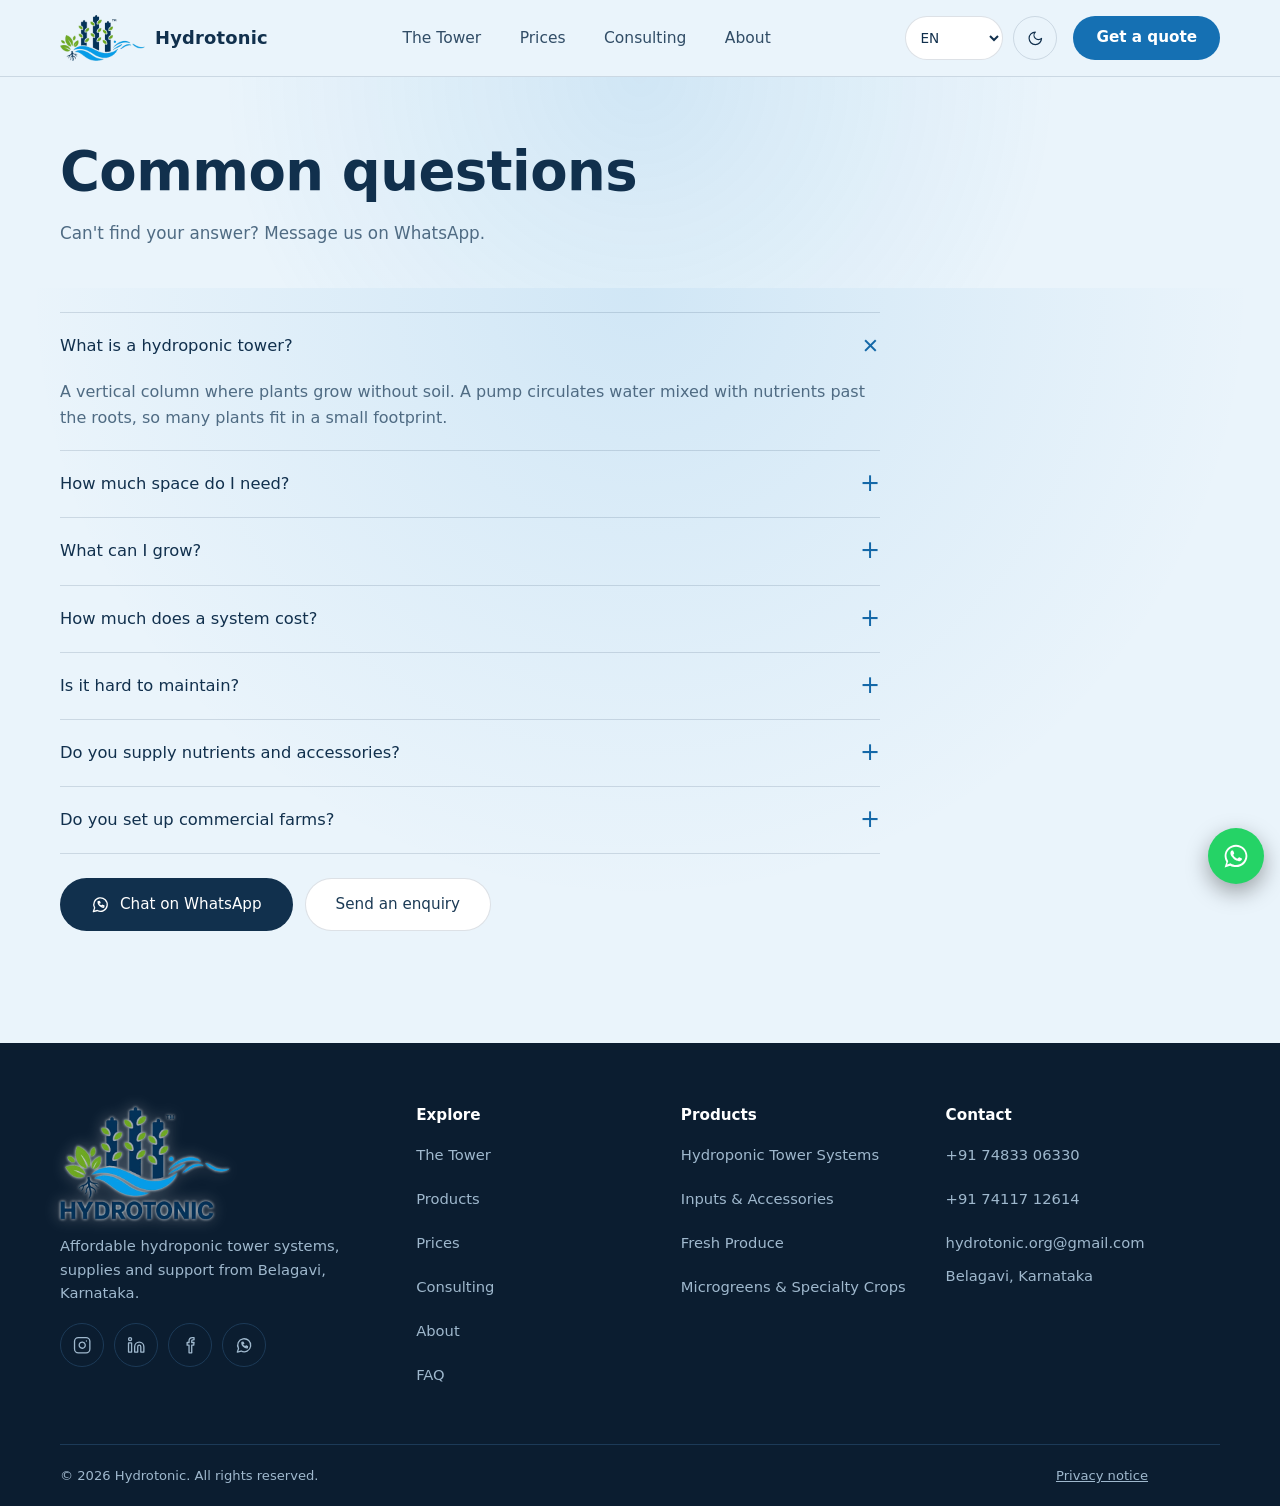
<file: faq.html>
<!doctype html>
<html lang="en">
<head>
<meta charset="utf-8">
<meta name="viewport" content="width=device-width, initial-scale=1, viewport-fit=cover">
<meta http-equiv="Content-Security-Policy" content="default-src 'self'; script-src 'self'; style-src 'self' 'unsafe-inline' https://fonts.googleapis.com; font-src https://fonts.gstatic.com; img-src 'self' data: https://images.unsplash.com; connect-src 'self'; form-action 'self'; base-uri 'self'; object-src 'none'">
<meta name="referrer" content="strict-origin-when-cross-origin">
<title>FAQ | Hydrotonic</title>
<meta name="description" content="Answers to common questions about hydroponic towers: space, crops, cost, maintenance, supplies and commercial setups.">
<link rel="canonical" href="https://hydrotonic.org/faq.html">
<meta property="og:type" content="website">
<meta property="og:url" content="https://hydrotonic.org/faq.html">
<meta property="og:site_name" content="Hydrotonic">
<meta property="og:title" content="Hydrotonic FAQ">
<meta property="og:description" content="Common questions about hydroponic towers, answered.">
<meta property="og:image" content="https://hydrotonic.org/img/og-banner.jpg">
<meta property="og:image:type" content="image/jpeg">
<meta property="og:image:width" content="2400">
<meta property="og:image:height" content="1260">
<meta property="og:image:alt" content="Hydrotonic logo: Redefining Sustainable Farming in India, with hydroponic tower systems, inputs and accessories, agriculture consultancy, fresh produce, and microgreens and specialty crops">
<meta name="twitter:card" content="summary_large_image">
<meta name="theme-color" content="#eaf4fb">
<link rel="icon" href="/img/favicon.png">
<link rel="apple-touch-icon" href="/img/apple-touch-icon.png">
<link rel="manifest" href="/manifest.webmanifest">
<link rel="preconnect" href="https://fonts.googleapis.com">
<link rel="preconnect" href="https://fonts.gstatic.com" crossorigin>
<link href="https://fonts.googleapis.com/css2?family=Montserrat:wght@400;500;600&family=Noto+Sans+Devanagari:wght@400;500;600&family=Noto+Sans+Kannada:wght@400;500;600&display=swap" rel="stylesheet">
<link rel="stylesheet" href="/assets/site.css?v=33">
<script src="/assets/theme.js?v=33"></script>
</head>
<body class="page-sub">
<a class="skip-link" href="#main" data-i18n="skip">Skip to content</a>

<div class="site-top">
  <header class="nav">
    <div class="wrap">
      <a class="brand" href="/" aria-label="Hydrotonic home"><img class="mark" src="/img/logo-mark-navy.png" alt="" width="70" height="38">Hydrotonic<span class="tip" aria-hidden="true"><svg class="ico"><use href="/assets/icons.svg?v=33#i-home"/></svg><span data-i18n="home_tip">Back to home</span></span></a>
      <nav class="nav-links" aria-label="Main">
        <a href="/#tower" data-i18n="nav_tower">The Tower</a>
        <a href="/prices.html" data-i18n="nav_prices">Prices</a>
        <a href="/consulting.html" data-i18n="nav_consult">Consulting</a>
        <a href="/about.html" data-i18n="about_eyebrow">About</a>
      </nav>
      <div class="tools">
        <select class="lang-select" aria-label="Language"><option value="en">EN</option><option value="kn">ಕನ್ನಡ</option><option value="hi">हिंदी</option><option value="mr">मराठी</option></select>
        <button class="theme-btn" type="button" aria-label="Switch light or dark mode"><svg class="ico sun" aria-hidden="true"><use href="/assets/icons.svg?v=33#i-sun"/></svg><svg class="ico moon" aria-hidden="true"><use href="/assets/icons.svg?v=33#i-moon"/></svg></button>
        <button class="menu-btn" id="menu-open" type="button" aria-label="Open menu"><svg class="ico" aria-hidden="true"><use href="/assets/icons.svg?v=33#i-menu"/></svg></button>
        <a class="btn btn-brand quote" href="/#contact" data-i18n="get_quote">Get a quote</a>
      </div>
    </div>
    <div class="wrap subnav">
      <nav aria-label="Pages">
        <a href="/#tower" data-i18n="nav_tower">The Tower</a>
        <a href="/prices.html" data-i18n="nav_prices">Prices</a>
        <a href="/consulting.html" data-i18n="nav_consult">Consulting</a>
        <a href="/about.html" data-i18n="about_eyebrow">About</a>
      </nav>
      <div class="tools">
        <select class="lang-select" aria-label="Language"><option value="en">EN</option><option value="kn">ಕನ್ನಡ</option><option value="hi">हिंदी</option><option value="mr">मराठी</option></select>
        <button class="theme-btn" type="button" aria-label="Switch light or dark mode"><svg class="ico sun" aria-hidden="true"><use href="/assets/icons.svg?v=33#i-sun"/></svg><svg class="ico moon" aria-hidden="true"><use href="/assets/icons.svg?v=33#i-moon"/></svg></button>
      </div>
    </div>
  </header>
</div>

<dialog id="menu" class="menu" aria-label="Menu">
  <div class="wrap">
    <div class="menu-head">
      <a class="brand" href="/" title="Hydrotonic home" aria-label="Hydrotonic home"><img class="mark" src="/img/logo-mark-navy.png" alt="" width="70" height="38">Hydrotonic</a>
      <button class="menu-btn" id="menu-close" type="button" aria-label="Close menu"><svg class="ico" aria-hidden="true"><use href="/assets/icons.svg?v=33#i-x"/></svg></button>
    </div>
    <nav aria-label="Menu">
      <details class="menu-home">
        <summary><b data-i18n="nav_home">Home</b><svg class="ico chev" aria-hidden="true"><use href="/assets/icons.svg?v=33#i-chev"/></svg></summary>
        <div class="sub">
          <a href="/"><span data-i18n="home_top">Overview</span></a>
          <a href="/#tower"><span data-i18n="nav_tower">The Tower</span></a>
          <a href="/#products"><span data-i18n="nav_products">Products</span></a>
          <a href="/#contact"><span data-i18n="nav_contact">Contact</span></a>
        </div>
      </details>
      <a class="page" href="/prices.html"><b data-i18n="nav_prices">Prices</b><svg class="ico go" aria-hidden="true"><use href="/assets/icons.svg?v=33#i-arrow"/></svg></a>
      <a class="page" href="/consulting.html"><b data-i18n="nav_consult">Consulting</b><svg class="ico go" aria-hidden="true"><use href="/assets/icons.svg?v=33#i-arrow"/></svg></a>
      <a class="page" href="/about.html"><b data-i18n="about_eyebrow">About</b><svg class="ico go" aria-hidden="true"><use href="/assets/icons.svg?v=33#i-arrow"/></svg></a>
      <a class="page" href="/faq.html" aria-current="page"><b data-i18n="nav_faq">FAQ</b><svg class="ico go" aria-hidden="true"><use href="/assets/icons.svg?v=33#i-arrow"/></svg></a>
    </nav>
    <div class="menu-tools">
      <select class="lang-select" aria-label="Language"><option value="en">English</option><option value="kn">ಕನ್ನಡ</option><option value="hi">हिंदी</option><option value="mr">मराठी</option></select>
      <button class="theme-btn" type="button" aria-label="Switch light or dark mode"><svg class="ico sun" aria-hidden="true"><use href="/assets/icons.svg?v=33#i-sun"/></svg><svg class="ico moon" aria-hidden="true"><use href="/assets/icons.svg?v=33#i-moon"/></svg></button>
    </div>
    <a class="btn btn-light" href="https://wa.me/917483306330" target="_blank" rel="noopener"><svg class="ico" aria-hidden="true"><use href="/assets/icons.svg?v=33#i-wa"/></svg><span data-i18n="cta_wa">Chat on WhatsApp</span><svg class="ico ext" aria-hidden="true"><use href="/assets/icons.svg?v=33#i-go"/></svg><span class="sr" data-i18n="new_tab">(opens in a new tab)</span></a>
    <div class="menu-social">
      <a href="https://www.instagram.com/hydrotonic.in/" target="_blank" rel="noopener"><svg class="ico" aria-hidden="true"><use href="/assets/icons.svg?v=33#i-ig"/></svg>Instagram<svg class="ico ext" aria-hidden="true"><use href="/assets/icons.svg?v=33#i-go"/></svg><span class="sr" data-i18n="new_tab">(opens in a new tab)</span></a>
      <a href="https://www.linkedin.com/company/hydrotonic/" target="_blank" rel="noopener"><svg class="ico" aria-hidden="true"><use href="/assets/icons.svg?v=33#i-in"/></svg>LinkedIn<svg class="ico ext" aria-hidden="true"><use href="/assets/icons.svg?v=33#i-go"/></svg><span class="sr" data-i18n="new_tab">(opens in a new tab)</span></a>
      <a href="https://www.facebook.com/share/1AKvc3c59d/" target="_blank" rel="noopener"><svg class="ico" aria-hidden="true"><use href="/assets/icons.svg?v=33#i-fb"/></svg>Facebook<svg class="ico ext" aria-hidden="true"><use href="/assets/icons.svg?v=33#i-go"/></svg><span class="sr" data-i18n="new_tab">(opens in a new tab)</span></a>
    </div>
  </div>
</dialog>

<main id="main" tabindex="-1">
  <section class="page-head glow">
    <div class="wrap">
      <h1 data-i18n="faq_title">Common questions</h1>
      <p class="lead" data-i18n="faq_sub">Can't find your answer? Message us on WhatsApp.</p>
    </div>
  </section>

  <section class="glow faq-body">
    <div class="wrap"><div class="faq-list">
      <details open><summary data-i18n="q1">What is a hydroponic tower?</summary><p data-i18n="a1">A vertical column where plants grow without soil. A pump circulates water mixed with nutrients past the roots, so many plants fit in a small footprint.</p></details>
      <details><summary data-i18n="q2">How much space do I need?</summary><p data-i18n="a2">Towers grow upward, so a balcony, terrace or rooftop is often enough to start. For commercial farms we plan the layout around your site.</p></details>
      <details><summary data-i18n="q3">What can I grow?</summary><p data-i18n="a3">Leafy greens and herbs grow best: lettuce, spinach, basil, mint, coriander and microgreens. Ask us about other crops for your setup.</p></details>
      <details><summary data-i18n="q4">How much does a system cost?</summary><p data-i18n="a4">A 1 tower grid is ₹12,999, a 2 tower grid ₹17,999 and a 4 tower grid ₹25,999. Installation and delivery are charged separately. See <a href="/prices.html">the prices page</a> for what each grid includes.</p></details>
      <details><summary data-i18n="q5">Is it hard to maintain?</summary><p data-i18n="a5">Mostly you check the water level and nutrients regularly. We guide you through setup and your first crops, and stay available for questions.</p></details>
      <details><summary data-i18n="q6">Do you supply nutrients and accessories?</summary><p data-i18n="a6">Yes: nutrient solutions, cocopeat, net pots, seedling trays, pumps and fittings.</p></details>
      <details><summary data-i18n="q7">Do you set up commercial farms?</summary><p data-i18n="a7">Yes. We design and set up hydroponic facilities for businesses and commercial growers.</p></details>
      <p class="ctas">
        <a class="btn btn-light" href="https://wa.me/917483306330" target="_blank" rel="noopener"><svg class="ico" aria-hidden="true"><use href="/assets/icons.svg?v=33#i-wa"/></svg><span data-i18n="cta_wa">Chat on WhatsApp</span></a>
        <a class="btn btn-line" href="/#contact" data-i18n="form_title">Send an enquiry</a>
      </p>
    </div>
    </div>
  </section></main>

<footer>
  <div class="wrap">
    <div class="cols">
      <div>
        <a class="brand foot-logo" href="/" title="Hydrotonic home" aria-label="Hydrotonic home"><img src="/img/logo-navy.png" alt="Hydrotonic" width="180" height="119"></a>
        <p data-i18n="foot_blurb">Affordable hydroponic tower systems, supplies and support from Belagavi, Karnataka.</p>
        <div class="social">
          <a href="https://www.instagram.com/hydrotonic.in/" target="_blank" rel="noopener" aria-label="Hydrotonic on Instagram"><svg class="ico" aria-hidden="true"><use href="/assets/icons.svg?v=33#i-ig"/></svg></a>
          <a href="https://www.linkedin.com/company/hydrotonic/" target="_blank" rel="noopener" aria-label="Hydrotonic on LinkedIn"><svg class="ico" aria-hidden="true"><use href="/assets/icons.svg?v=33#i-in"/></svg></a>
          <a href="https://www.facebook.com/share/1AKvc3c59d/" target="_blank" rel="noopener" aria-label="Hydrotonic on Facebook"><svg class="ico" aria-hidden="true"><use href="/assets/icons.svg?v=33#i-fb"/></svg></a>
          <a href="https://wa.me/917483306330" target="_blank" rel="noopener" aria-label="Hydrotonic on WhatsApp"><svg class="ico" aria-hidden="true"><use href="/assets/icons.svg?v=33#i-wa"/></svg></a>
        </div>
      </div>
      <div>
        <h2 data-i18n="foot_links">Explore</h2>
        <ul>
          <li><a href="/#tower" data-i18n="nav_tower">The Tower</a></li>
          <li><a href="/#products" data-i18n="nav_products">Products</a></li>
          <li><a href="/prices.html" data-i18n="nav_prices">Prices</a></li>
          <li><a href="/consulting.html" data-i18n="nav_consult">Consulting</a></li>
          <li><a href="/about.html" data-i18n="about_eyebrow">About</a></li>
          <li><a href="/faq.html" data-i18n="nav_faq">FAQ</a></li>
        </ul>
      </div>
      <div>
        <h2 data-i18n="nav_products">Products</h2>
        <ul>
          <li><a href="/prices.html#grids" data-i18n="p1_t">Hydroponic Tower Systems</a></li>
          <li><a href="/prices.html#accessories" data-i18n="p2_t">Inputs &amp; Accessories</a></li>
          <li><a href="/prices.html#produce" data-i18n="p3_t">Fresh Produce</a></li>
          <li><a href="/prices.html#microgreens" data-i18n="p4_t">Microgreens &amp; Specialty Crops</a></li>
        </ul>
      </div>
      <div>
        <h2 data-i18n="nav_contact">Contact</h2>
        <ul>
          <li><a href="tel:+917483306330">+91 74833 06330</a></li>
          <li><a href="tel:+917411712614">+91 74117 12614</a></li>
          <li><a href="mailto:hydrotonic.org@gmail.com">hydrotonic.org@gmail.com</a></li>
          <li data-i18n="top_loc">Belagavi, Karnataka</li>
        </ul>
      </div>
    </div>
    <div class="bottom">
      <span>© <span id="y">2026</span> Hydrotonic. <span data-i18n="foot_rights">All rights reserved.</span></span>
      <a href="/privacy.html" data-i18n="privacy">Privacy notice</a>
    </div>
  </div>
</footer>

<a class="wa-float" href="https://wa.me/917483306330" target="_blank" rel="noopener" aria-label="Chat with Hydrotonic on WhatsApp">
  <svg viewBox="0 0 32 32" aria-hidden="true"><path d="M16 3C8.8 3 3 8.7 3 15.8c0 2.5.7 4.9 2 7L3 29l6.4-2c2 1.1 4.3 1.7 6.6 1.7 7.2 0 13-5.7 13-12.8S23.2 3 16 3zm0 23.4c-2.1 0-4.1-.6-5.9-1.7l-.4-.3-3.8 1.2 1.2-3.7-.3-.4a10.5 10.5 0 0 1-1.7-5.7C5.1 10 10 5.3 16 5.3S26.9 10 26.9 15.8 22 26.4 16 26.4zm6-7.9c-.3-.2-1.9-1-2.2-1.1-.3-.1-.5-.2-.7.2l-1 1.2c-.2.2-.4.2-.7.1-.3-.2-1.4-.5-2.6-1.6-1-.9-1.6-1.9-1.8-2.3-.2-.3 0-.5.1-.7l.5-.6.3-.5c.1-.2 0-.4 0-.6l-1-2.4c-.3-.6-.5-.5-.7-.5h-.6c-.2 0-.6.1-.9.4-.3.3-1.1 1.1-1.1 2.7s1.2 3.2 1.3 3.4c.2.2 2.3 3.5 5.6 4.9 2.8 1.1 3.3.9 3.9.8.6-.1 1.9-.8 2.2-1.5.3-.7.3-1.4.2-1.5-.1-.1-.3-.2-.6-.4z"/></svg>
</a>

<script src="/assets/site.js?v=33"></script>
</body>
</html>
</file>
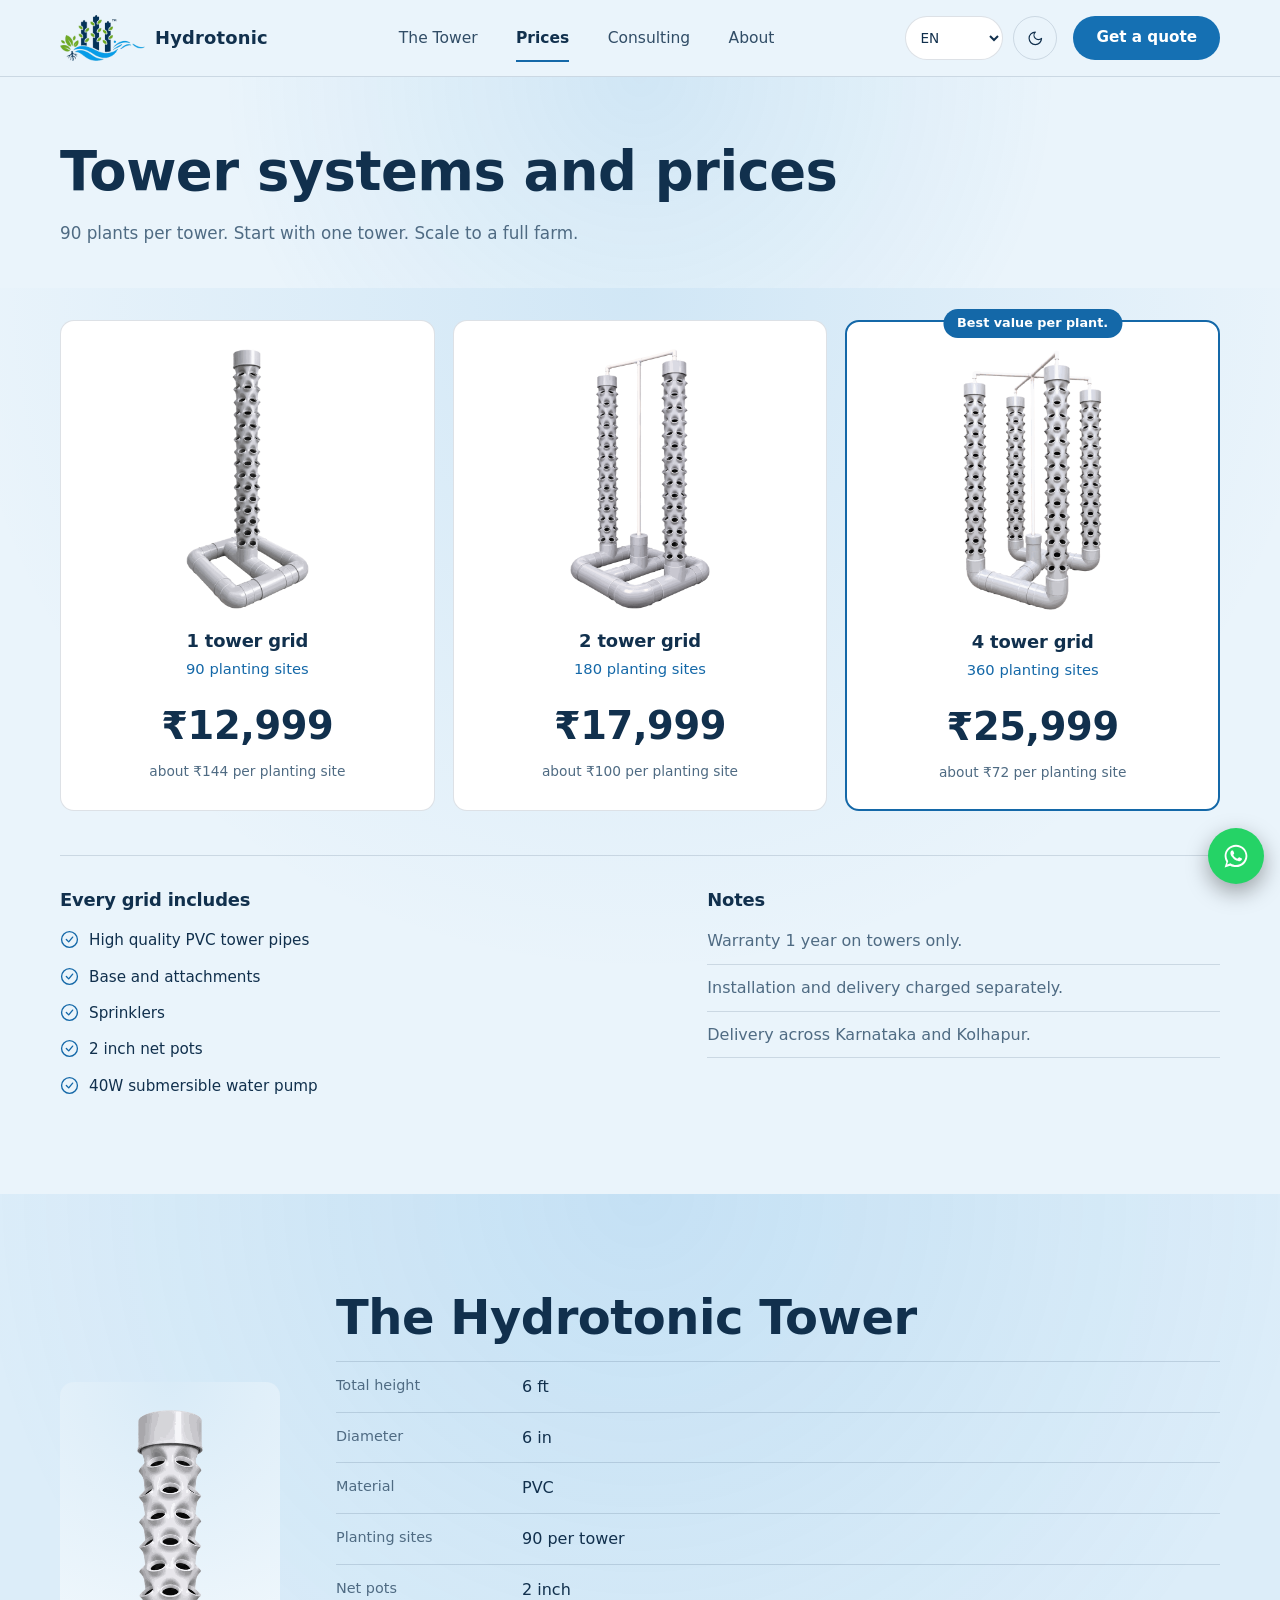
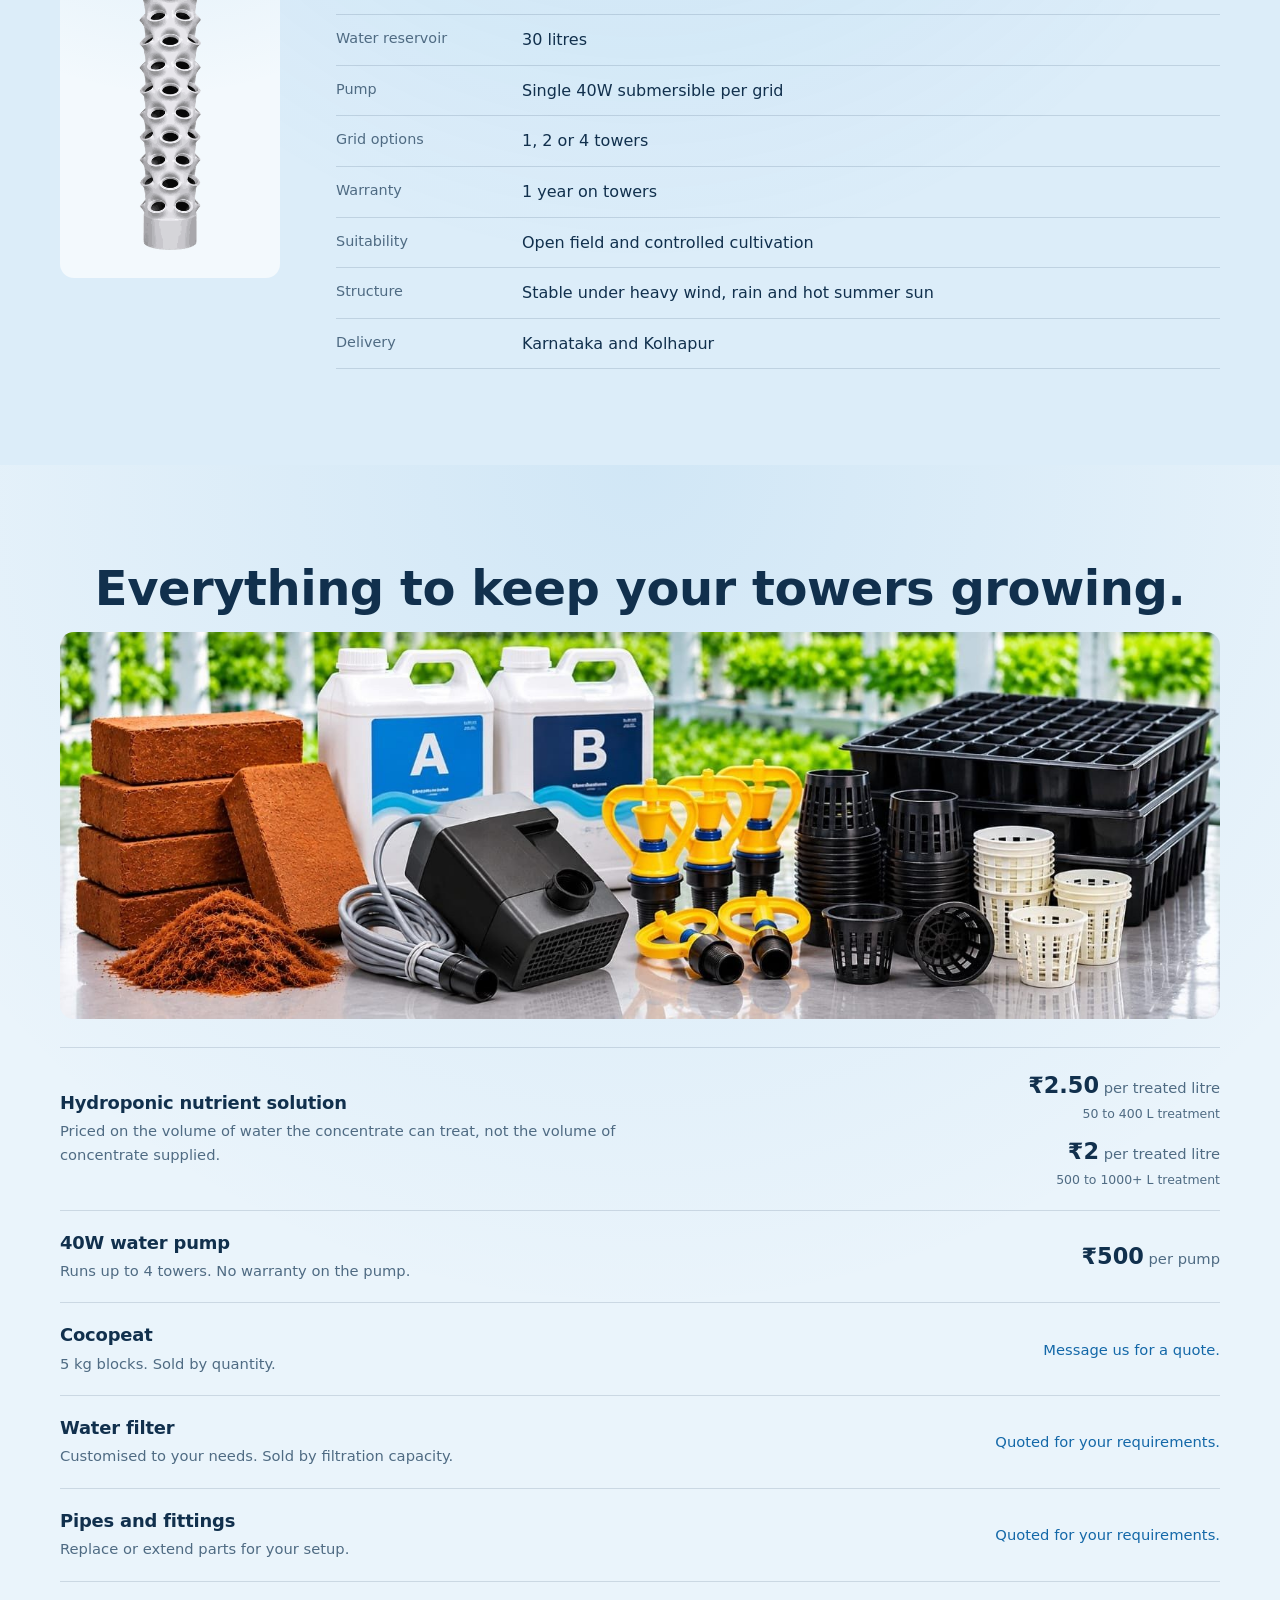
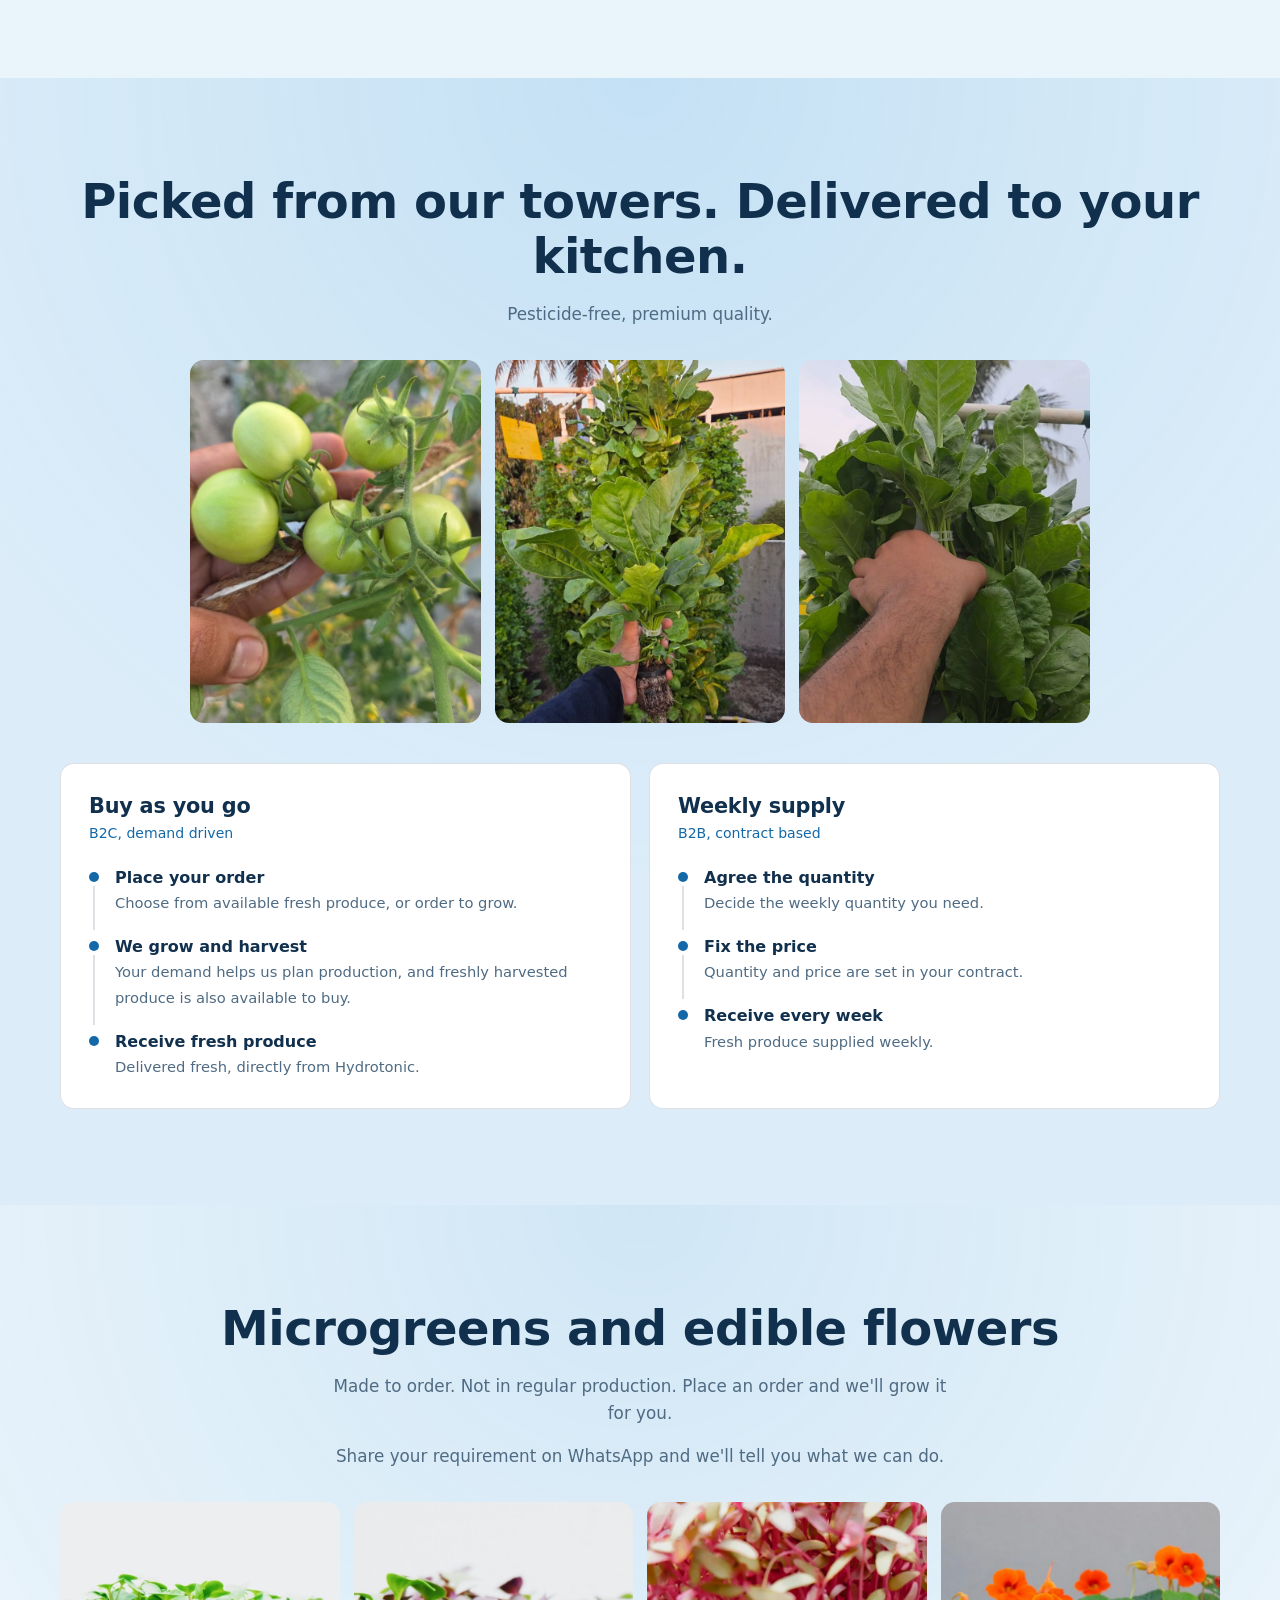
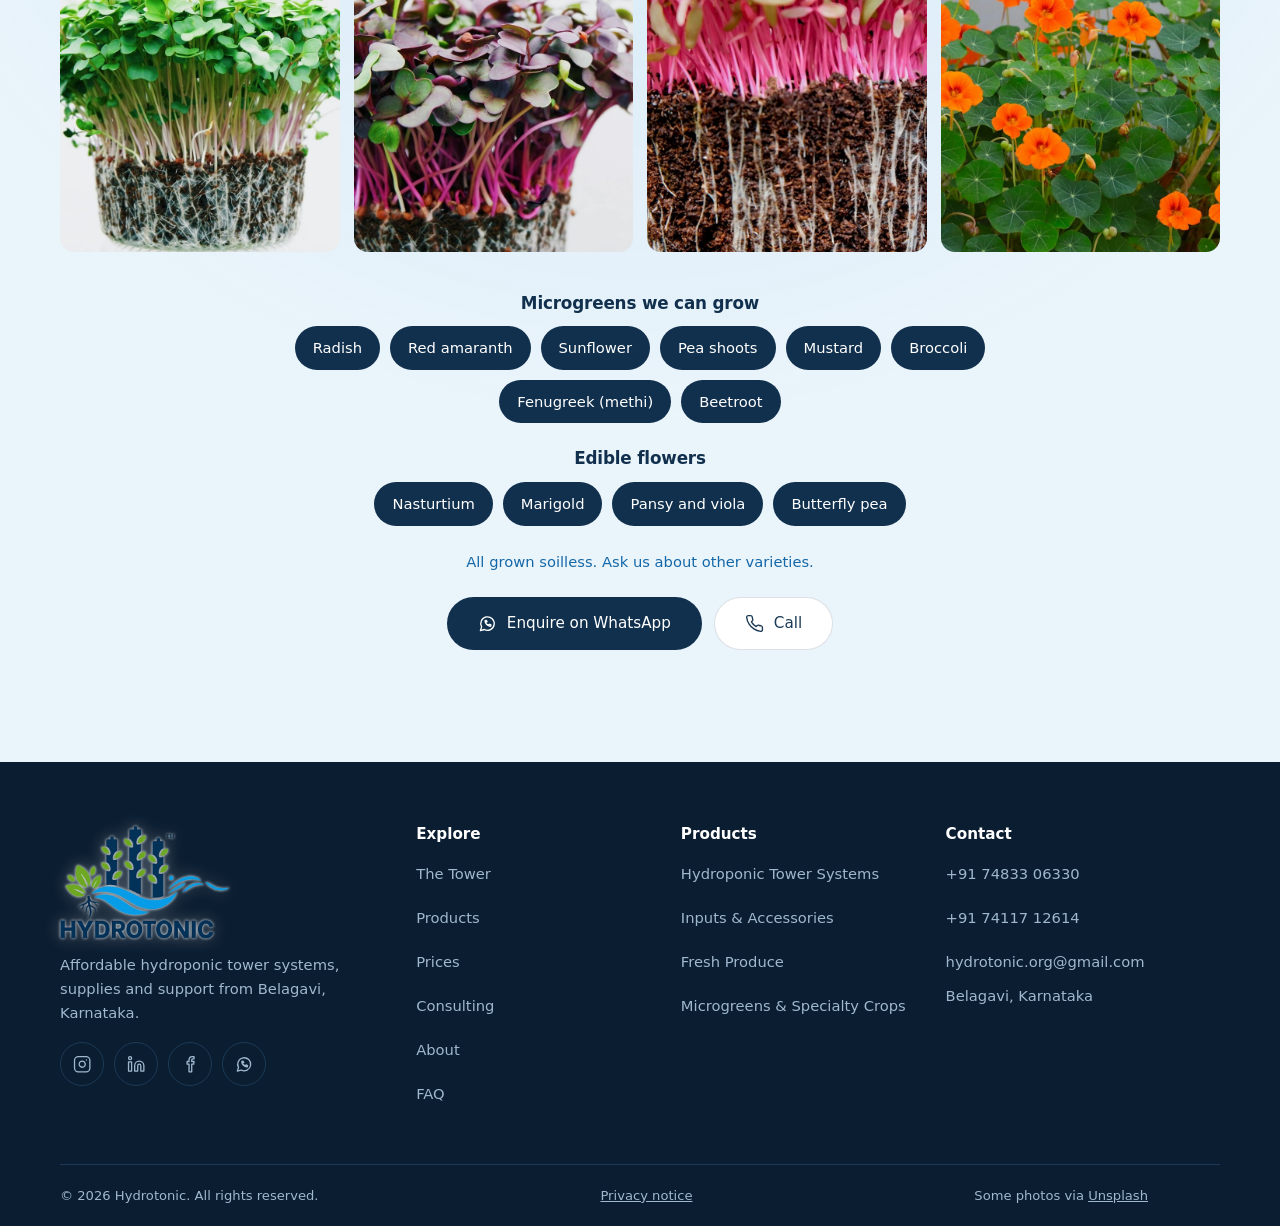
<file: prices.html>
<!doctype html>
<html lang="en">
<head>
<meta charset="utf-8">
<meta name="viewport" content="width=device-width, initial-scale=1, viewport-fit=cover">
<meta http-equiv="Content-Security-Policy" content="default-src 'self'; script-src 'self'; style-src 'self' 'unsafe-inline' https://fonts.googleapis.com; font-src https://fonts.gstatic.com; img-src 'self' data: https://images.unsplash.com; connect-src 'self'; form-action 'self'; base-uri 'self'; object-src 'none'">
<meta name="referrer" content="strict-origin-when-cross-origin">
<title>Prices | Hydrotonic</title>
<meta name="description" content="Hydrotonic tower grid prices, tower specifications, accessories and inputs, and fresh produce supply from Belagavi, Karnataka.">
<link rel="canonical" href="https://hydrotonic.org/prices.html">
<meta property="og:type" content="website">
<meta property="og:url" content="https://hydrotonic.org/prices.html">
<meta property="og:site_name" content="Hydrotonic">
<meta property="og:title" content="Hydrotonic tower systems and prices">
<meta property="og:description" content="Grid prices from ₹12,999, tower specs, accessories and fresh produce.">
<meta property="og:image" content="https://hydrotonic.org/img/og-banner.jpg">
<meta property="og:image:type" content="image/jpeg">
<meta property="og:image:width" content="2400">
<meta property="og:image:height" content="1260">
<meta property="og:image:alt" content="Hydrotonic logo: Redefining Sustainable Farming in India, with hydroponic tower systems, inputs and accessories, agriculture consultancy, fresh produce, and microgreens and specialty crops">
<meta name="twitter:card" content="summary_large_image">
<meta name="theme-color" content="#eaf4fb">
<link rel="icon" href="/img/favicon.png">
<link rel="apple-touch-icon" href="/img/apple-touch-icon.png">
<link rel="manifest" href="/manifest.webmanifest">
<link rel="preconnect" href="https://fonts.googleapis.com">
<link rel="preconnect" href="https://fonts.gstatic.com" crossorigin>
<link href="https://fonts.googleapis.com/css2?family=Montserrat:wght@400;500;600&family=Noto+Sans+Devanagari:wght@400;500;600&family=Noto+Sans+Kannada:wght@400;500;600&display=swap" rel="stylesheet">
<link rel="stylesheet" href="/assets/site.css?v=33">
<script src="/assets/theme.js?v=33"></script>
</head>
<body class="page-sub">
<a class="skip-link" href="#main" data-i18n="skip">Skip to content</a>

<div class="site-top">
  <header class="nav">
    <div class="wrap">
      <a class="brand" href="/" aria-label="Hydrotonic home"><img class="mark" src="/img/logo-mark-navy.png" alt="" width="70" height="38">Hydrotonic<span class="tip" aria-hidden="true"><svg class="ico"><use href="/assets/icons.svg?v=33#i-home"/></svg><span data-i18n="home_tip">Back to home</span></span></a>
      <nav class="nav-links" aria-label="Main">
        <a href="/#tower" data-i18n="nav_tower">The Tower</a>
        <a href="/prices.html" aria-current="page" data-i18n="nav_prices">Prices</a>
        <a href="/consulting.html" data-i18n="nav_consult">Consulting</a>
        <a href="/about.html" data-i18n="about_eyebrow">About</a>
      </nav>
      <div class="tools">
        <select class="lang-select" aria-label="Language"><option value="en">EN</option><option value="kn">ಕನ್ನಡ</option><option value="hi">हिंदी</option><option value="mr">मराठी</option></select>
        <button class="theme-btn" type="button" aria-label="Switch light or dark mode"><svg class="ico sun" aria-hidden="true"><use href="/assets/icons.svg?v=33#i-sun"/></svg><svg class="ico moon" aria-hidden="true"><use href="/assets/icons.svg?v=33#i-moon"/></svg></button>
        <button class="menu-btn" id="menu-open" type="button" aria-label="Open menu"><svg class="ico" aria-hidden="true"><use href="/assets/icons.svg?v=33#i-menu"/></svg></button>
        <a class="btn btn-brand quote" href="/#contact" data-i18n="get_quote">Get a quote</a>
      </div>
    </div>
    <div class="wrap subnav">
      <nav aria-label="Pages">
        <a href="/#tower" data-i18n="nav_tower">The Tower</a>
        <a href="/prices.html" aria-current="page" data-i18n="nav_prices">Prices</a>
        <a href="/consulting.html" data-i18n="nav_consult">Consulting</a>
        <a href="/about.html" data-i18n="about_eyebrow">About</a>
      </nav>
      <div class="tools">
        <select class="lang-select" aria-label="Language"><option value="en">EN</option><option value="kn">ಕನ್ನಡ</option><option value="hi">हिंदी</option><option value="mr">मराठी</option></select>
        <button class="theme-btn" type="button" aria-label="Switch light or dark mode"><svg class="ico sun" aria-hidden="true"><use href="/assets/icons.svg?v=33#i-sun"/></svg><svg class="ico moon" aria-hidden="true"><use href="/assets/icons.svg?v=33#i-moon"/></svg></button>
      </div>
    </div>
  </header>
</div>

<dialog id="menu" class="menu" aria-label="Menu">
  <div class="wrap">
    <div class="menu-head">
      <a class="brand" href="/" title="Hydrotonic home" aria-label="Hydrotonic home"><img class="mark" src="/img/logo-mark-navy.png" alt="" width="70" height="38">Hydrotonic</a>
      <button class="menu-btn" id="menu-close" type="button" aria-label="Close menu"><svg class="ico" aria-hidden="true"><use href="/assets/icons.svg?v=33#i-x"/></svg></button>
    </div>
    <nav aria-label="Menu">
      <details class="menu-home">
        <summary><b data-i18n="nav_home">Home</b><svg class="ico chev" aria-hidden="true"><use href="/assets/icons.svg?v=33#i-chev"/></svg></summary>
        <div class="sub">
          <a href="/"><span data-i18n="home_top">Overview</span></a>
          <a href="/#tower"><span data-i18n="nav_tower">The Tower</span></a>
          <a href="/#products"><span data-i18n="nav_products">Products</span></a>
          <a href="/#contact"><span data-i18n="nav_contact">Contact</span></a>
        </div>
      </details>
      <a class="page" href="/prices.html" aria-current="page"><b data-i18n="nav_prices">Prices</b><svg class="ico go" aria-hidden="true"><use href="/assets/icons.svg?v=33#i-arrow"/></svg></a>
      <a class="page" href="/consulting.html"><b data-i18n="nav_consult">Consulting</b><svg class="ico go" aria-hidden="true"><use href="/assets/icons.svg?v=33#i-arrow"/></svg></a>
      <a class="page" href="/about.html"><b data-i18n="about_eyebrow">About</b><svg class="ico go" aria-hidden="true"><use href="/assets/icons.svg?v=33#i-arrow"/></svg></a>
      <a class="page" href="/faq.html"><b data-i18n="nav_faq">FAQ</b><svg class="ico go" aria-hidden="true"><use href="/assets/icons.svg?v=33#i-arrow"/></svg></a>
    </nav>
    <div class="menu-tools">
      <select class="lang-select" aria-label="Language"><option value="en">English</option><option value="kn">ಕನ್ನಡ</option><option value="hi">हिंदी</option><option value="mr">मराठी</option></select>
      <button class="theme-btn" type="button" aria-label="Switch light or dark mode"><svg class="ico sun" aria-hidden="true"><use href="/assets/icons.svg?v=33#i-sun"/></svg><svg class="ico moon" aria-hidden="true"><use href="/assets/icons.svg?v=33#i-moon"/></svg></button>
    </div>
    <a class="btn btn-light" href="https://wa.me/917483306330" target="_blank" rel="noopener"><svg class="ico" aria-hidden="true"><use href="/assets/icons.svg?v=33#i-wa"/></svg><span data-i18n="cta_wa">Chat on WhatsApp</span><svg class="ico ext" aria-hidden="true"><use href="/assets/icons.svg?v=33#i-go"/></svg><span class="sr" data-i18n="new_tab">(opens in a new tab)</span></a>
    <div class="menu-social">
      <a href="https://www.instagram.com/hydrotonic.in/" target="_blank" rel="noopener"><svg class="ico" aria-hidden="true"><use href="/assets/icons.svg?v=33#i-ig"/></svg>Instagram<svg class="ico ext" aria-hidden="true"><use href="/assets/icons.svg?v=33#i-go"/></svg><span class="sr" data-i18n="new_tab">(opens in a new tab)</span></a>
      <a href="https://www.linkedin.com/company/hydrotonic/" target="_blank" rel="noopener"><svg class="ico" aria-hidden="true"><use href="/assets/icons.svg?v=33#i-in"/></svg>LinkedIn<svg class="ico ext" aria-hidden="true"><use href="/assets/icons.svg?v=33#i-go"/></svg><span class="sr" data-i18n="new_tab">(opens in a new tab)</span></a>
      <a href="https://www.facebook.com/share/1AKvc3c59d/" target="_blank" rel="noopener"><svg class="ico" aria-hidden="true"><use href="/assets/icons.svg?v=33#i-fb"/></svg>Facebook<svg class="ico ext" aria-hidden="true"><use href="/assets/icons.svg?v=33#i-go"/></svg><span class="sr" data-i18n="new_tab">(opens in a new tab)</span></a>
    </div>
  </div>
</dialog>

<main id="main" tabindex="-1">
  <section class="page-head glow">
    <div class="wrap">
      <h1 data-i18n="pr_h1">Tower systems and prices</h1>
      <p class="lead" data-i18n="pr_sub">90 plants per tower. Start with one tower. Scale to a full farm.</p>
    </div>
  </section>

  <section id="grids" class="glow prices" tabindex="-1">
    <div class="wrap">
      <div class="price-grid stagger">
      <article class="price-card reveal">
        <img src="/img/grid-1.png" alt="1 tower grid" width="396" height="840" loading="lazy">
        <div><h3 data-i18n="g1">1 tower grid</h3>
        <p class="sites" data-i18n="s90">90 planting sites</p>
        <p class="amt">₹12,999</p>
        <p class="per" data-i18n="per144">about ₹144 per planting site</p></div>
      </article>
      <article class="price-card reveal">
        <img src="/img/grid-2.png" alt="2 tower grid" width="452" height="840" loading="lazy">
        <div><h3 data-i18n="g2">2 tower grid</h3>
        <p class="sites" data-i18n="s180">180 planting sites</p>
        <p class="amt">₹17,999</p>
        <p class="per" data-i18n="per100">about ₹100 per planting site</p></div>
      </article>
      <article class="price-card best reveal">
        <p class="best-note" data-i18n="best">Best value per plant.</p>
        <img src="/img/grid-4.png" alt="4 tower grid" width="448" height="840" loading="lazy">
        <div><h3 data-i18n="g4">4 tower grid</h3>
        <p class="sites" data-i18n="s360">360 planting sites</p>
        <p class="amt">₹25,999</p>
        <p class="per" data-i18n="per72">about ₹72 per planting site</p></div>
      </article>
      </div>
      <div class="incl reveal">
        <div>
          <h3 data-i18n="inc_t">Every grid includes</h3>
          <ul class="checks one">
          <li><svg class="ico" aria-hidden="true"><use href="/assets/icons.svg?v=33#i-check"/></svg><span data-i18n="inc1">High quality PVC tower pipes</span></li>
          <li><svg class="ico" aria-hidden="true"><use href="/assets/icons.svg?v=33#i-check"/></svg><span data-i18n="inc2">Base and attachments</span></li>
          <li><svg class="ico" aria-hidden="true"><use href="/assets/icons.svg?v=33#i-check"/></svg><span data-i18n="inc3">Sprinklers</span></li>
          <li><svg class="ico" aria-hidden="true"><use href="/assets/icons.svg?v=33#i-check"/></svg><span data-i18n="inc4">2 inch net pots</span></li>
          <li><svg class="ico" aria-hidden="true"><use href="/assets/icons.svg?v=33#i-check"/></svg><span data-i18n="inc5">40W submersible water pump</span></li>
          </ul>
        </div>
        <div>
          <h3 data-i18n="notes_t">Notes</h3>
          <ul class="notes">
            <li data-i18n="note1">Warranty 1 year on towers only.</li>
            <li data-i18n="note2">Installation and delivery charged separately.</li>
            <li data-i18n="note3">Delivery across Karnataka and Kolhapur.</li>
          </ul>
        </div>
      </div>
    </div>
  </section>

  <section id="specs" class="alt" tabindex="-1">
    <div class="wrap spec-wrap">
      <div class="spec-art reveal"><img src="/img/tower-render.png" alt="The Hydrotonic Tower" width="126" height="840" loading="lazy"></div>
      <div class="reveal">
        <h2 data-i18n="specs_t">The Hydrotonic Tower</h2>
        <dl class="specs">
          <div><dt data-i18n="sp_h">Total height</dt><dd data-i18n="sp_hv">6 ft</dd></div>
          <div><dt data-i18n="sp_d">Diameter</dt><dd data-i18n="sp_dv">6 in</dd></div>
          <div><dt data-i18n="sp_m">Material</dt><dd>PVC</dd></div>
          <div><dt data-i18n="sp_p">Planting sites</dt><dd data-i18n="sp_pv">90 per tower</dd></div>
          <div><dt data-i18n="sp_n">Net pots</dt><dd data-i18n="sp_nv">2 inch</dd></div>
          <div><dt data-i18n="sp_r">Water reservoir</dt><dd data-i18n="sp_rv">30 litres</dd></div>
          <div><dt data-i18n="sp_pu">Pump</dt><dd data-i18n="sp_puv">Single 40W submersible per grid</dd></div>
          <div><dt data-i18n="sp_g">Grid options</dt><dd data-i18n="sp_gv">1, 2 or 4 towers</dd></div>
          <div><dt data-i18n="sp_w">Warranty</dt><dd data-i18n="sp_wv">1 year on towers</dd></div>
          <div><dt data-i18n="sp_s">Suitability</dt><dd data-i18n="sp_sv">Open field and controlled cultivation</dd></div>
          <div><dt data-i18n="sp_st">Structure</dt><dd data-i18n="sp_stv">Stable under heavy wind, rain and hot summer sun</dd></div>
          <div><dt data-i18n="sp_del">Delivery</dt><dd data-i18n="sp_delv">Karnataka and Kolhapur</dd></div>
        </dl>
      </div>
    </div>
  </section>

  <section id="accessories" class="glow" tabindex="-1">
    <div class="wrap">
      <div class="center reveal"><h2 data-i18n="acc_h">Everything to keep your towers growing.</h2></div>
      <img class="wide-photo reveal" src="/img/accessories.jpg" alt="Nutrient solutions A and B, a pump, cocopeat blocks, sprinklers, net pots and seedling trays" width="1600" height="533" loading="lazy">
      <ul class="price-list reveal">
        <li><div><h3 data-i18n="nut_t">Hydroponic nutrient solution</h3><p data-i18n="nut_note">Priced on the volume of water the concentrate can treat, not the volume of concentrate supplied.</p></div>
          <div class="amts"><p><b>₹2.50</b> <span data-i18n="per_l">per treated litre</span><small data-i18n="nut1">50 to 400 L treatment</small></p><p><b>₹2</b> <span data-i18n="per_l">per treated litre</span><small data-i18n="nut2">500 to 1000+ L treatment</small></p></div></li>
        <li><div><h3 data-i18n="pump_t">40W water pump</h3><p data-i18n="pump_d">Runs up to 4 towers. No warranty on the pump.</p></div>
          <div class="amts"><p><b>₹500</b> <span data-i18n="per_pump">per pump</span></p></div></li>
        <li><div><h3 data-i18n="coco_t">Cocopeat</h3><p data-i18n="coco_d">5 kg blocks. Sold by quantity.</p></div>
          <div class="amts"><p class="q" data-i18n="coco_q">Message us for a quote.</p></div></li>
        <li><div><h3 data-i18n="filt_t">Water filter</h3><p data-i18n="filt_d">Customised to your needs. Sold by filtration capacity.</p></div>
          <div class="amts"><p class="q" data-i18n="quoted">Quoted for your requirements.</p></div></li>
        <li><div><h3 data-i18n="pipe_t">Pipes and fittings</h3><p data-i18n="pipe_d">Replace or extend parts for your setup.</p></div>
          <div class="amts"><p class="q" data-i18n="quoted">Quoted for your requirements.</p></div></li>
      </ul>
    </div>
  </section>

  <section id="produce" class="alt" tabindex="-1">
    <div class="wrap">
      <div class="center reveal">
        <h2 data-i18n="fp_h">Picked from our towers. Delivered to your kitchen.</h2>
        <p class="lead" data-i18n="fp_sub">Pesticide-free, premium quality.</p>
      </div>
      <div class="work-grid three stagger">
        <figure class="reveal"><img src="/img/farm-tomato-hand.jpg" alt="A bunch of green tomatoes picked from a tower" width="720" height="900" loading="lazy"></figure>
        <figure class="reveal"><img src="/img/farm-greens-bunch.jpg" alt="A bunch of fresh greens lifted from a tower" width="720" height="900" loading="lazy"></figure>
        <figure class="reveal"><img src="/img/farm-spinach-bunch.jpg" alt="A bunch of spinach lifted from a tower" width="720" height="900" loading="lazy"></figure>
      </div>
      <div class="tracks">
        <div class="track reveal">
          <h3 data-i18n="b2c_t">Buy as you go</h3>
          <p class="k" data-i18n="b2c_k">B2C, demand driven</p>
          <ol class="nsteps">
            <li><b data-i18n="c1t">Place your order</b><span data-i18n="c1">Choose from available fresh produce, or order to grow.</span></li>
            <li><b data-i18n="c2t">We grow and harvest</b><span data-i18n="c2">Your demand helps us plan production, and freshly harvested produce is also available to buy.</span></li>
            <li><b data-i18n="c3t">Receive fresh produce</b><span data-i18n="c3">Delivered fresh, directly from Hydrotonic.</span></li>
          </ol>
        </div>
        <div class="track reveal">
          <h3 data-i18n="b2b_t">Weekly supply</h3>
          <p class="k" data-i18n="b2b_k">B2B, contract based</p>
          <ol class="nsteps">
            <li><b data-i18n="d1t">Agree the quantity</b><span data-i18n="d1">Decide the weekly quantity you need.</span></li>
            <li><b data-i18n="d2t">Fix the price</b><span data-i18n="d2">Quantity and price are set in your contract.</span></li>
            <li><b data-i18n="d3t">Receive every week</b><span data-i18n="d3">Fresh produce supplied weekly.</span></li>
          </ol>
        </div>
      </div>
    </div>
  </section>

  <section id="microgreens" class="glow" tabindex="-1">
    <div class="wrap center reveal">
      <h2 data-i18n="mg_t">Microgreens and edible flowers</h2>
      <p class="lead" data-i18n="mg_d">Made to order. Not in regular production. Place an order and we'll grow it for you.</p>
      <p class="lead" data-i18n="mg_d2">Share your requirement on WhatsApp and we'll tell you what we can do.</p>
      <div class="work-grid stagger">
        <figure class="reveal"><img src="/img/mg-greens.jpg" alt="Green microgreens growing soilless on a white root mat" width="720" height="900" loading="lazy"></figure>
        <figure class="reveal"><img src="/img/mg-radish.jpg" alt="Purple radish microgreens with bright pink stems" width="720" height="900" loading="lazy"></figure>
        <figure class="reveal"><img src="/img/mg-amaranth.jpg" alt="Red amaranth microgreens with their roots growing through a cocopeat mat" width="720" height="900" loading="lazy"></figure>
        <figure class="reveal"><img src="/img/mg-nasturtium.jpg" alt="Bright orange nasturtium flowers among round green leaves" width="720" height="900" loading="lazy"></figure>
      </div>
      <div class="grow-list">
        <div>
          <h3 data-i18n="mg_list_t">Microgreens we can grow</h3>
          <p class="chips"><span data-i18n="mg_1">Radish</span><span data-i18n="mg_2">Red amaranth</span><span data-i18n="mg_3">Sunflower</span><span data-i18n="mg_4">Pea shoots</span><span data-i18n="mg_5">Mustard</span><span data-i18n="mg_6">Broccoli</span><span data-i18n="mg_7">Fenugreek (methi)</span><span data-i18n="mg_8">Beetroot</span></p>
        </div>
        <div>
          <h3 data-i18n="fl_list_t">Edible flowers</h3>
          <p class="chips"><span data-i18n="fl_1">Nasturtium</span><span data-i18n="fl_2">Marigold</span><span data-i18n="fl_3">Pansy and viola</span><span data-i18n="fl_4">Butterfly pea</span></p>
        </div>
        <p class="k" data-i18n="mg_soilless">All grown soilless. Ask us about other varieties.</p>
      </div>
      <p class="ctas center-ctas">
        <a class="btn btn-light" href="https://wa.me/917483306330?text=Hi%20Hydrotonic%2C%20I%27d%20like%20a%20quote." target="_blank" rel="noopener"><svg class="ico" aria-hidden="true"><use href="/assets/icons.svg?v=33#i-wa"/></svg><span data-i18n="enquire">Enquire on WhatsApp</span></a>
        <a class="btn btn-line" href="tel:+917483306330"><svg class="ico" aria-hidden="true"><use href="/assets/icons.svg?v=33#i-phone"/></svg><span data-i18n="call">Call</span></a>
      </p>
    </div>
  </section>
</main>

<footer>
  <div class="wrap">
    <div class="cols">
      <div>
        <a class="brand foot-logo" href="/" title="Hydrotonic home" aria-label="Hydrotonic home"><img src="/img/logo-navy.png" alt="Hydrotonic" width="180" height="119"></a>
        <p data-i18n="foot_blurb">Affordable hydroponic tower systems, supplies and support from Belagavi, Karnataka.</p>
        <div class="social">
          <a href="https://www.instagram.com/hydrotonic.in/" target="_blank" rel="noopener" aria-label="Hydrotonic on Instagram"><svg class="ico" aria-hidden="true"><use href="/assets/icons.svg?v=33#i-ig"/></svg></a>
          <a href="https://www.linkedin.com/company/hydrotonic/" target="_blank" rel="noopener" aria-label="Hydrotonic on LinkedIn"><svg class="ico" aria-hidden="true"><use href="/assets/icons.svg?v=33#i-in"/></svg></a>
          <a href="https://www.facebook.com/share/1AKvc3c59d/" target="_blank" rel="noopener" aria-label="Hydrotonic on Facebook"><svg class="ico" aria-hidden="true"><use href="/assets/icons.svg?v=33#i-fb"/></svg></a>
          <a href="https://wa.me/917483306330" target="_blank" rel="noopener" aria-label="Hydrotonic on WhatsApp"><svg class="ico" aria-hidden="true"><use href="/assets/icons.svg?v=33#i-wa"/></svg></a>
        </div>
      </div>
      <div>
        <h2 data-i18n="foot_links">Explore</h2>
        <ul>
          <li><a href="/#tower" data-i18n="nav_tower">The Tower</a></li>
          <li><a href="/#products" data-i18n="nav_products">Products</a></li>
          <li><a href="/prices.html" data-i18n="nav_prices">Prices</a></li>
          <li><a href="/consulting.html" data-i18n="nav_consult">Consulting</a></li>
          <li><a href="/about.html" data-i18n="about_eyebrow">About</a></li>
          <li><a href="/faq.html" data-i18n="nav_faq">FAQ</a></li>
        </ul>
      </div>
      <div>
        <h2 data-i18n="nav_products">Products</h2>
        <ul>
          <li><a href="/prices.html#grids" data-i18n="p1_t">Hydroponic Tower Systems</a></li>
          <li><a href="/prices.html#accessories" data-i18n="p2_t">Inputs &amp; Accessories</a></li>
          <li><a href="/prices.html#produce" data-i18n="p3_t">Fresh Produce</a></li>
          <li><a href="/prices.html#microgreens" data-i18n="p4_t">Microgreens &amp; Specialty Crops</a></li>
        </ul>
      </div>
      <div>
        <h2 data-i18n="nav_contact">Contact</h2>
        <ul>
          <li><a href="tel:+917483306330">+91 74833 06330</a></li>
          <li><a href="tel:+917411712614">+91 74117 12614</a></li>
          <li><a href="mailto:hydrotonic.org@gmail.com">hydrotonic.org@gmail.com</a></li>
          <li data-i18n="top_loc">Belagavi, Karnataka</li>
        </ul>
      </div>
    </div>
    <div class="bottom">
      <span>© <span id="y">2026</span> Hydrotonic. <span data-i18n="foot_rights">All rights reserved.</span></span>
      <a href="/privacy.html" data-i18n="privacy">Privacy notice</a>
      <span data-i18n="credit_some">Some photos via <a href="https://unsplash.com" target="_blank" rel="noopener">Unsplash</a></span>
    </div>
  </div>
</footer>

<a class="wa-float" href="https://wa.me/917483306330" target="_blank" rel="noopener" aria-label="Chat with Hydrotonic on WhatsApp">
  <svg viewBox="0 0 32 32" aria-hidden="true"><path d="M16 3C8.8 3 3 8.7 3 15.8c0 2.5.7 4.9 2 7L3 29l6.4-2c2 1.1 4.3 1.7 6.6 1.7 7.2 0 13-5.7 13-12.8S23.2 3 16 3zm0 23.4c-2.1 0-4.1-.6-5.9-1.7l-.4-.3-3.8 1.2 1.2-3.7-.3-.4a10.5 10.5 0 0 1-1.7-5.7C5.1 10 10 5.3 16 5.3S26.9 10 26.9 15.8 22 26.4 16 26.4zm6-7.9c-.3-.2-1.9-1-2.2-1.1-.3-.1-.5-.2-.7.2l-1 1.2c-.2.2-.4.2-.7.1-.3-.2-1.4-.5-2.6-1.6-1-.9-1.6-1.9-1.8-2.3-.2-.3 0-.5.1-.7l.5-.6.3-.5c.1-.2 0-.4 0-.6l-1-2.4c-.3-.6-.5-.5-.7-.5h-.6c-.2 0-.6.1-.9.4-.3.3-1.1 1.1-1.1 2.7s1.2 3.2 1.3 3.4c.2.2 2.3 3.5 5.6 4.9 2.8 1.1 3.3.9 3.9.8.6-.1 1.9-.8 2.2-1.5.3-.7.3-1.4.2-1.5-.1-.1-.3-.2-.6-.4z"/></svg>
</a>

<script src="/assets/site.js?v=33"></script>
</body>
</html>
</file>
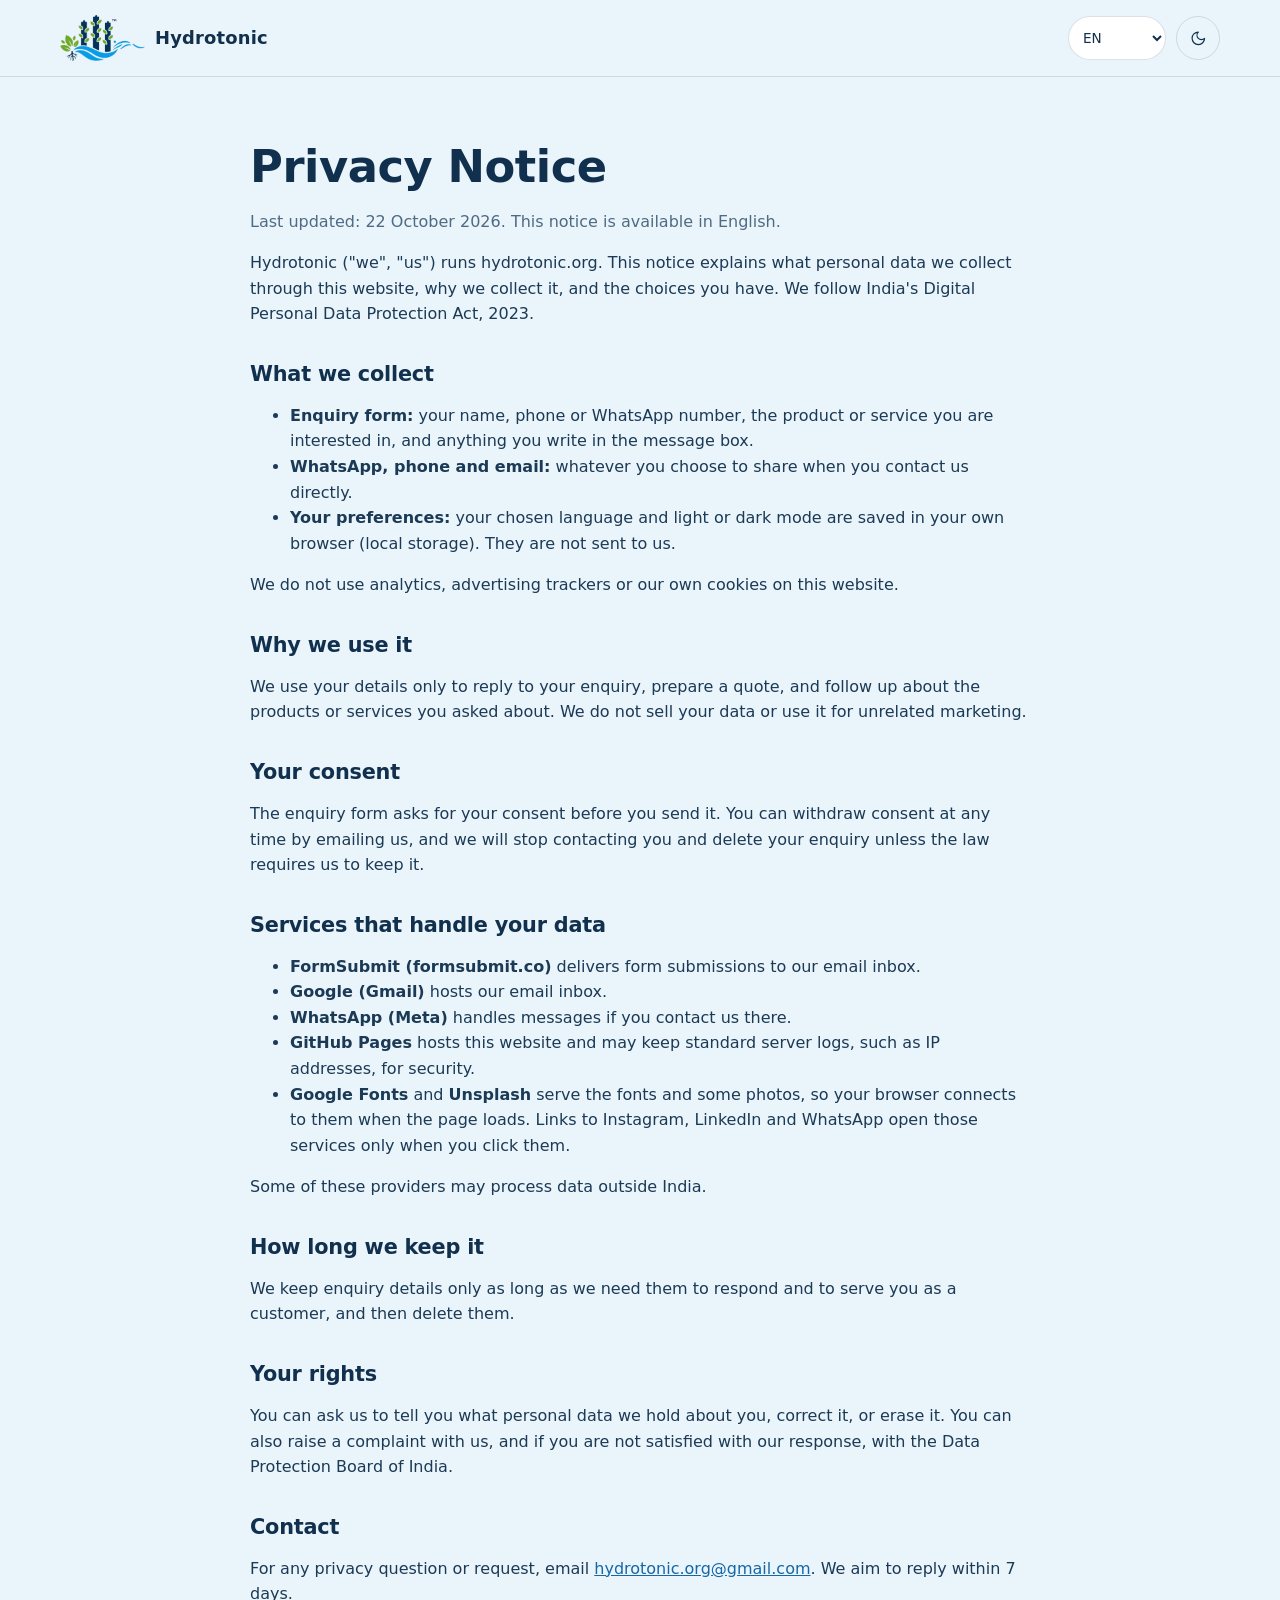
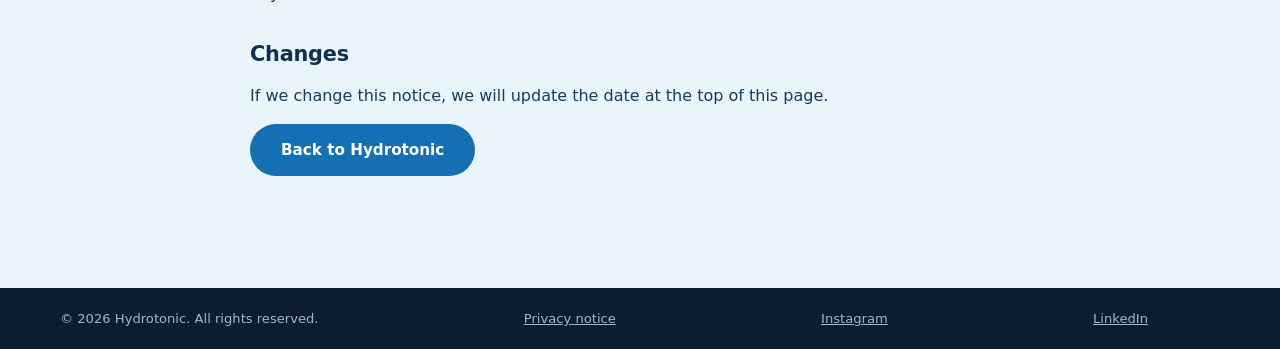
<file: privacy.html>
<!doctype html>
<html lang="en">
<head>
<meta charset="utf-8">
<meta name="viewport" content="width=device-width, initial-scale=1">
<meta http-equiv="Content-Security-Policy" content="default-src 'self'; script-src 'self'; style-src 'self' 'unsafe-inline' https://fonts.googleapis.com; font-src https://fonts.gstatic.com; img-src 'self' data:; connect-src 'self'; form-action 'self'; base-uri 'self'; object-src 'none'">
<meta name="referrer" content="strict-origin-when-cross-origin">
<title>Privacy Notice | Hydrotonic</title>
<meta name="description" content="How Hydrotonic collects, uses and protects the personal data you share through hydrotonic.org.">
<link rel="canonical" href="https://hydrotonic.org/privacy.html">
<meta name="theme-color" content="#eaf4fb">
<link rel="icon" href="/img/favicon.png">
<link rel="apple-touch-icon" href="/img/apple-touch-icon.png">
<link rel="manifest" href="/manifest.webmanifest">
<link rel="preconnect" href="https://fonts.googleapis.com">
<link rel="preconnect" href="https://fonts.gstatic.com" crossorigin>
<link href="https://fonts.googleapis.com/css2?family=Montserrat:wght@400;500;600&family=Noto+Sans+Devanagari:wght@400;500;600&family=Noto+Sans+Kannada:wght@400;500;600&display=swap" rel="stylesheet">
<link rel="stylesheet" href="assets/site.css?v=33">
<script src="assets/theme.js?v=33"></script>
</head>
<body class="page-sub">
<a class="skip-link" href="#main" data-i18n="skip">Skip to content</a>

<div class="site-top">
<header class="nav">
  <div class="wrap">
    <a class="brand" href="/" aria-label="Hydrotonic home"><img class="mark" src="/img/logo-mark-navy.png" alt="" width="70" height="38">Hydrotonic<span class="tip" aria-hidden="true"><svg class="ico"><use href="/assets/icons.svg?v=33#i-home"/></svg><span data-i18n="home_tip">Back to home</span></span></a>
    <div class="tools">
      <select class="lang-select" aria-label="Language">
        <option value="en">EN</option>
        <option value="kn">ಕನ್ನಡ</option>
        <option value="hi">हिंदी</option>
        <option value="mr">मराठी</option>
      </select>
      <button class="theme-btn" type="button" aria-label="Switch light or dark mode"><svg class="ico moon" viewBox="0 0 24 24" aria-hidden="true"><path d="M12 3a6 6 0 0 0 9 9 9 9 0 1 1-9-9Z"/></svg><svg class="ico sun" viewBox="0 0 24 24" aria-hidden="true"><circle cx="12" cy="12" r="4"/><path d="M12 2v2M12 20v2M4.9 4.9l1.4 1.4M17.7 17.7l1.4 1.4M2 12h2M20 12h2M6.3 17.7l-1.4 1.4M19.1 4.9l-1.4 1.4"/></svg></button>
    </div>
  </div>
</header>
</div>

<main id="main" class="page" tabindex="-1">
  <div class="wrap">
    <h1>Privacy Notice</h1>
    <p class="meta">Last updated: 22 October 2026. This notice is available in English.</p>

    <p>Hydrotonic ("we", "us") runs hydrotonic.org. This notice explains what personal data we collect through this website, why we collect it, and the choices you have. We follow India's Digital Personal Data Protection Act, 2023.</p>

    <h2>What we collect</h2>
    <ul>
      <li><strong>Enquiry form:</strong> your name, phone or WhatsApp number, the product or service you are interested in, and anything you write in the message box.</li>
      <li><strong>WhatsApp, phone and email:</strong> whatever you choose to share when you contact us directly.</li>
      <li><strong>Your preferences:</strong> your chosen language and light or dark mode are saved in your own browser (local storage). They are not sent to us.</li>
    </ul>
    <p>We do not use analytics, advertising trackers or our own cookies on this website.</p>

    <h2>Why we use it</h2>
    <p>We use your details only to reply to your enquiry, prepare a quote, and follow up about the products or services you asked about. We do not sell your data or use it for unrelated marketing.</p>

    <h2>Your consent</h2>
    <p>The enquiry form asks for your consent before you send it. You can withdraw consent at any time by emailing us, and we will stop contacting you and delete your enquiry unless the law requires us to keep it.</p>

    <h2>Services that handle your data</h2>
    <ul>
      <li><strong>FormSubmit (formsubmit.co)</strong> delivers form submissions to our email inbox.</li>
      <li><strong>Google (Gmail)</strong> hosts our email inbox.</li>
      <li><strong>WhatsApp (Meta)</strong> handles messages if you contact us there.</li>
      <li><strong>GitHub Pages</strong> hosts this website and may keep standard server logs, such as IP addresses, for security.</li>
      <li><strong>Google Fonts</strong> and <strong>Unsplash</strong> serve the fonts and some photos, so your browser connects to them when the page loads. Links to Instagram, LinkedIn and WhatsApp open those services only when you click them.</li>
    </ul>
    <p>Some of these providers may process data outside India.</p>

    <h2>How long we keep it</h2>
    <p>We keep enquiry details only as long as we need them to respond and to serve you as a customer, and then delete them.</p>

    <h2>Your rights</h2>
    <p>You can ask us to tell you what personal data we hold about you, correct it, or erase it. You can also raise a complaint with us, and if you are not satisfied with our response, with the Data Protection Board of India.</p>

    <h2>Contact</h2>
    <p>For any privacy question or request, email <a href="mailto:hydrotonic.org@gmail.com">hydrotonic.org@gmail.com</a>. We aim to reply within 7 days.</p>

    <h2>Changes</h2>
    <p>If we change this notice, we will update the date at the top of this page.</p>

    <p><a class="btn btn-brand" href="/">Back to Hydrotonic</a></p>
  </div>
</main>

<footer>
  <div class="wrap">
    <div class="bottom">
      <span>© <span id="y">2026</span> Hydrotonic. <span data-i18n="foot_rights">All rights reserved.</span></span>
      <a href="privacy.html" data-i18n="privacy">Privacy notice</a>
      <a href="https://www.instagram.com/hydrotonic.in/" target="_blank" rel="noopener">Instagram</a>
      <a href="https://www.linkedin.com/company/hydrotonic/" target="_blank" rel="noopener">LinkedIn</a>
    </div>
  </div>
</footer>

<script src="assets/site.js?v=33"></script>
</body>
</html>
</file>
<file: assets/site.css>
/* Hydrotonic. Sky-blue palette from the brand banner. Light is the default look; dark (the logo's navy) is opt-in via the theme button. */
:root {
  --font: Montserrat, "Noto Sans Kannada", "Noto Sans Devanagari", system-ui, -apple-system, "Segoe UI", Roboto, sans-serif;
  --bg: #eaf4fb; --bg-2: #dcedf9; --surface: #ffffff; --surface-2: #f3f9fd; --line: rgba(17, 48, 77, .14);
  --ink: #1b3a55; --muted: #4f6b83; --strong: #11304d; --accent: #1468a8; --green: #4f9a2e; --teal: #1c3a57;
  --pill: #11304d; --pill-ink: #ffffff; --cta: #1570b3; --cta-ink: #ffffff; --tag: rgba(20, 104, 168, .1);
  --glow: radial-gradient(circle at 50% 0%, rgba(26, 134, 208, .12), transparent 62%);
  --nav-solid: rgba(234, 244, 251, .92); --hero-end: #eaf4fb; --wa: #25d366; --r: 14px;
  color-scheme: light;
}
:root[data-theme="dark"] {
  --bg: #0f2439; --bg-2: #0b1d30; --surface: #163352; --surface-2: #1b3b5e; --line: rgba(190, 220, 245, .14);
  --ink: #d8e8f5; --muted: #9fb8cd; --strong: #ffffff; --accent: #5cb8ee; --green: #7cc457; --teal: #1c3a57;
  --pill: #e2eef8; --pill-ink: #11304d; --cta: #5cb8ee; --cta-ink: #06213a; --tag: rgba(92, 184, 238, .14);
  --glow: radial-gradient(circle at 50% 0%, rgba(92, 184, 238, .12), transparent 62%);
  --nav-solid: rgba(15, 36, 57, .88); --hero-end: #0f2439;
  color-scheme: dark;
}

* { box-sizing: border-box; }
html { scroll-behavior: smooth; -webkit-text-size-adjust: 100%; }
body { margin: 0; font: 400 16px/1.6 var(--font); color: var(--ink); background: var(--bg); overflow-x: hidden; }
img, svg { max-width: 100%; display: block; }
img { height: auto; }
a { color: inherit; }
.wrap { max-width: 1200px; margin: 0 auto; padding: 0 max(20px, env(safe-area-inset-right)) 0 max(20px, env(safe-area-inset-left)); }
section { padding: 96px 0; scroll-margin-top: 72px; }
@media (max-width: 768px) { section { padding: 72px 0; } }
h1, h2, h3 { font-weight: 600; line-height: 1.15; margin: 0 0 16px; letter-spacing: -.01em; color: var(--strong); }
h2 { font-size: clamp(1.9rem, 5.4vw, 3rem); }
h3 { font-size: 1.12rem; line-height: 1.35; }
.lead { color: var(--muted); font-size: 1.05rem; max-width: 60ch; }
.center { text-align: center; } .center .lead { margin-left: auto; margin-right: auto; }
.ico { width: 1.25em; height: 1.25em; fill: none; stroke: currentColor; stroke-width: 1.7; stroke-linecap: round; stroke-linejoin: round; flex: none; }
.btn { display: inline-flex; align-items: center; justify-content: center; gap: 10px; min-height: 52px; padding: 16px 30px; border-radius: 500px; font: 500 .95rem/1 var(--font); text-decoration: none; border: 1px solid transparent; cursor: pointer; transition: transform .2s; }
@media (hover: hover) { .btn:hover { transform: translateY(-2px); } }
.btn-light { background: var(--pill); color: var(--pill-ink); }
.btn-outline { border-color: rgba(255, 255, 255, .55); color: #fff; background: transparent; }
.btn-line { border-color: var(--line); color: var(--ink); background: var(--surface); }
.btn-brand { background: var(--cta); color: var(--cta-ink); font-weight: 600; }
.link { color: var(--accent); font-weight: 500; text-decoration: none; display: inline-flex; align-items: center; gap: 6px; min-height: 44px; }
:focus-visible { outline: 2px solid var(--accent); outline-offset: 3px; }
.skip-link { position: absolute; left: 12px; top: -60px; z-index: 200; background: var(--pill); color: var(--pill-ink); padding: 12px 18px; border-radius: 10px; text-decoration: none; }
.skip-link:focus { top: 12px; }
.glow { background: var(--glow), var(--bg); }
.alt { background: var(--glow), var(--bg-2); }

/* ---------- Header ---------- */
.site-top { position: relative; z-index: 50; }
.over .site-top { position: absolute; top: 0; left: 0; right: 0; }

.nav { color: #fff; position: fixed; top: 0; left: 0; right: 0; transition: transform .3s ease, background-color .3s ease; }
/* Hide on scroll: script.js adds .nav-hidden while scrolling down and removes it on any scroll up or at the top. */
.nav-hidden .nav { transform: translateY(-100%); }
.nav .wrap { display: flex; align-items: center; justify-content: space-between; gap: 16px; height: 76px; }
.page-sub .nav { background: var(--bg); color: var(--strong); border-bottom: 1px solid var(--line); }
.brand { display: flex; flex: none; align-items: center; gap: 10px; min-height: 44px; text-decoration: none; color: inherit; font-weight: 600; font-size: 1.12rem; letter-spacing: .01em; }
/* The mark keeps its navy, green and blue, as on the banner, on a small light tile that works in both themes. */
.brand img { height: 46px; width: auto; transition: transform .2s ease; }
.brand { position: relative; }
.brand .tip { position: absolute; top: calc(100% + 4px); left: 0; display: flex; align-items: center; gap: 6px; padding: 6px 11px; border-radius: 8px; background: var(--strong); color: var(--bg); font-size: .78rem; font-weight: 500; letter-spacing: 0; white-space: nowrap; text-shadow: none; box-shadow: 0 6px 18px rgba(0, 0, 0, .22); opacity: 0; transform: translateY(-4px); pointer-events: none; transition: opacity .15s ease, transform .15s ease; }
.brand .tip .ico { width: 14px; height: 14px; stroke-width: 2; }
@media (hover: hover) { .nav .brand:hover img { transform: scale(1.06); } .nav .brand:hover .tip { opacity: 1; transform: none; } }
.nav .brand:focus-visible .tip { opacity: 1; transform: none; }
/* Text for screen readers only. */
.sr { position: absolute; width: 1px; height: 1px; overflow: hidden; clip-path: inset(50%); white-space: nowrap; }
/* On dark surfaces the navy towers get a faint light halo so they stay visible without a box behind them. */
:root[data-theme="dark"] .brand img, .over:not(.scrolled) .brand img, :root[data-theme="dark"] .menu .brand img { filter: drop-shadow(0 0 1.5px rgba(255, 255, 255, .9)) drop-shadow(0 0 6px rgba(255, 255, 255, .35)); }
:root:not([data-theme="dark"]) .scrolled .nav .brand img, :root:not([data-theme="dark"]) .page-sub .nav .brand img, :root:not([data-theme="dark"]) .menu .brand img { filter: none; }
footer .foot-logo img { height: auto; width: 170px; filter: drop-shadow(0 0 1.5px rgba(255, 255, 255, .9)) drop-shadow(0 0 8px rgba(255, 255, 255, .3)); }
.nav-links { display: flex; align-items: center; gap: clamp(26px, 3vw, 46px); }
.nav-links a { white-space: nowrap; display: inline-flex; align-items: center; gap: 5px; text-decoration: none; color: inherit; opacity: .85; font-size: .97rem; font-weight: 500; padding: 12px 0; }
.nav-links a[aria-current="page"], .subnav nav a[aria-current="page"] { opacity: 1; font-weight: 600; background: linear-gradient(var(--accent), var(--accent)) left bottom / 100% 2px no-repeat; }
/* Sections of this page come first; links to other pages follow a divider and carry a small arrow. */
.ico.go { width: .85em; height: .85em; stroke-width: 2.2; opacity: .8; }
.nav-links a:hover { opacity: 1; color: var(--accent); }
.tools { display: flex; align-items: center; gap: 10px; }
.lang-select { font: 500 .85rem var(--font); min-height: 44px; padding: 8px 10px; border-radius: 500px; border: 1px solid rgba(255, 255, 255, .25); background: rgba(0, 0, 0, .25); color: inherit; }
.lang-select option, form select option { background: var(--surface); color: var(--strong); }
.theme-btn, .menu-btn { width: 44px; height: 44px; border-radius: 50%; border: 1px solid rgba(255, 255, 255, .25); background: transparent; color: inherit; display: grid; place-items: center; cursor: pointer; }
.theme-btn .moon { display: block; } .theme-btn .sun { display: none; }
:root[data-theme="dark"] .theme-btn .sun { display: block; } :root[data-theme="dark"] .theme-btn .moon { display: none; }
.quote { min-height: 44px; padding: 12px 22px; margin-left: 6px; }
.menu-btn { display: none; }
@media (max-width: 1020px) {
  .nav-links, .nav .quote { display: none; }
  /* Phones keep language, theme and the menu in the header row; the quote button goes (the hero and the menu both offer contact). */
  .nav .tools { gap: 6px; } .nav .tools .lang-select { width: 72px; padding: 4px 6px 4px 12px; font-size: .82rem; min-height: 44px; } .nav .tools .theme-btn { width: 44px; height: 44px; }
  .nav .tools:has(.menu-btn) .theme-btn { display: none; }
  /* Pages without the menu (Privacy, 404) keep language and theme in the header. */
  .nav .tools:not(:has(.menu-btn)) .lang-select { display: inline-flex; } .nav .tools:not(:has(.menu-btn)) .theme-btn { display: grid; }
  .menu-btn { display: grid; }
  .nav .wrap { height: 68px; }
  .quote { padding: 10px 12px; font-size: .84rem; margin-left: 0; }
  .brand { font-size: .92rem; gap: 7px; }
  .brand img { height: 36px; }
}
.quote { white-space: nowrap; }
@media (max-width: 359px) { .nav .brand { font-size: 0; gap: 0; } }
.scrolled .nav { background: var(--nav-solid); color: var(--strong); backdrop-filter: blur(14px); -webkit-backdrop-filter: blur(14px); border-bottom: 1px solid var(--line); }
.scrolled .nav .theme-btn, .scrolled .nav .menu-btn, .scrolled .nav .lang-select, .page-sub .nav .theme-btn, .page-sub .nav .lang-select { border-color: var(--line); }
.scrolled .nav .lang-select, .page-sub .nav .lang-select { background: var(--surface); }

/* Full-screen mobile menu (native <dialog>) */
.menu { overscroll-behavior: contain; width: 100%; height: 100%; max-width: none; max-height: none; margin: 0; padding: 0; border: 0; background: var(--bg); color: var(--ink); }
.menu::backdrop { background: transparent; }
.menu[open] { animation: menu-in .3s ease; }
@keyframes menu-in { from { opacity: 0; transform: translateY(-12px); } to { opacity: 1; transform: none; } }
.menu .wrap { display: flex; flex-direction: column; min-height: 100%; padding-top: calc(12px + env(safe-area-inset-top)); padding-bottom: calc(32px + env(safe-area-inset-bottom)); }
.menu-head { display: flex; justify-content: space-between; align-items: center; height: 68px; color: var(--strong); }
.menu-head .menu-btn { display: grid; border-color: var(--line); }
.menu nav { display: flex; flex-direction: column; margin: 24px 0; }
.menu nav a { display: flex; align-items: baseline; gap: 16px; padding: 14px 0; border-bottom: 1px solid var(--line); text-decoration: none; color: var(--strong); font-size: 1.6rem; font-weight: 600; }
.menu nav a b { font-weight: 600; }
.menu nav a .go { align-self: center; width: .55em; height: .55em; }
.menu > .wrap > .btn { width: 100%; }
.menu .menu-tools { display: flex; gap: 12px; align-items: center; margin-bottom: 20px; }
.menu .menu-tools .lang-select, .menu .menu-tools .theme-btn { border-color: var(--line); background: var(--surface); color: var(--ink); }
.menu .menu-social { display: flex; gap: 18px; margin-top: auto; padding-top: 24px; }
.menu .menu-social a { color: var(--ink); text-decoration: none; font-weight: 500; min-height: 44px; display: inline-flex; align-items: center; gap: 8px; }
.menu .menu-social { border-top: 1px solid var(--line); }
.ico.ext { width: .8em; height: .8em; stroke-width: 2.2; opacity: .65; margin-left: -3px; }

/* ---------- Hero ---------- */
.hero { position: relative; min-height: 100vh; min-height: 100svh; display: flex; flex-direction: column; justify-content: flex-end; padding: 120px 0 40px; overflow: hidden; color: #fff; isolation: isolate; }
.hero-bg { position: absolute; inset: 0; z-index: -2; background: center/cover no-repeat url("https://images.unsplash.com/photo-1784601758625-9dcefc5a2b71?w=1800&h=1100&q=72&auto=format&fit=crop"); animation: drift 24s ease-in-out infinite alternate; }
@media (max-width: 768px) { .hero-bg { background-image: url("https://images.unsplash.com/photo-1784601758625-9dcefc5a2b71?w=828&h=1472&q=60&auto=format&fit=crop"); } }
@keyframes drift { from { transform: scale(1.04); } to { transform: scale(1.14) translateY(-2%); } }
.hero::after { content: ""; position: absolute; inset: 0; z-index: -1; background: radial-gradient(ellipse 75% 50% at 50% 50%, rgba(6, 18, 32, .55), rgba(6, 18, 32, 0) 72%), linear-gradient(180deg, rgba(6, 18, 32, .7) 0%, rgba(6, 18, 32, .3) 28%, rgba(6, 18, 32, .35) 70%, var(--hero-end) 100%); }
.hero-copy { flex: 1; display: flex; flex-direction: column; justify-content: center; align-items: center; text-align: center; padding-bottom: 48px; }
.hero h1 { font-size: clamp(2.3rem, 7.4vw, 4.4rem); max-width: 15ch; color: #fff; text-shadow: 0 2px 18px rgba(0, 0, 0, .45); }
.hero p { font-size: clamp(1.02rem, 2.6vw, 1.18rem); max-width: 40ch; color: #f4f9fd; font-weight: 500; text-shadow: 0 1px 12px rgba(0, 0, 0, .55); margin: 0 0 30px; }
.hero .ctas { display: flex; flex-wrap: wrap; gap: 12px; justify-content: center; }
.hero .btn-light { background: #e2eef8; color: #11304d; }
@media (max-width: 560px) { .hero .ctas { flex-direction: column; width: 100%; max-width: 340px; } }

/* ---------- Chapter 01: what Hydrotonic is ---------- */
.intro .wrap { display: grid; grid-template-columns: 1fr 1.1fr; gap: 56px; align-items: center; }
@media (max-width: 900px) { .intro .wrap { grid-template-columns: 1fr; gap: 32px; } }
.intro h2 { margin-bottom: 14px; }
.pillars { display: grid; gap: 14px; }
.pillar { display: grid; grid-template-columns: 48px 1fr; gap: 16px; align-items: center; background: var(--surface); border: 1px solid var(--line); border-radius: var(--r); padding: 16px 20px; }
.pillar .ico { width: 48px; height: 48px; padding: 11px; border-radius: 12px; background: var(--tag); color: var(--accent); stroke-width: 1.6; }
.pillar h3 { color: var(--strong); font-size: 1.02rem; margin: 0; }

/* ---------- Founder teaser (home) ---------- */
/* Founder strip: no card; a quiet bridge that the photos above and below fade into. */
.founder-strip { padding: 64px 0 88px; background: radial-gradient(ellipse 55% 42% at 50% 50%, var(--tag), transparent), var(--bg); }
.ft { display: grid; grid-template-columns: auto auto 1px auto; align-items: center; justify-content: center; column-gap: clamp(20px, 3vw, 40px); }
.ft .avatar { width: 88px; height: 88px; }
.ft-link { font-size: 1.15rem; font-weight: 600; }
.ft-sep { align-self: stretch; min-height: 72px; background: var(--line); }
.ft-lines { margin: 0; display: grid; gap: 2px; color: var(--muted); font-size: .95rem; }
.ft-lines b { color: var(--strong); font-size: 1.3rem; font-weight: 600; line-height: 1.3; }
@media (max-width: 720px) {
  .ft { grid-template-columns: 1fr; justify-items: center; row-gap: 12px; text-align: center; }
  .ft-sep { display: none; }
  .ft-lines { order: 1; } .ft-link { order: 2; }
}
.monogram { width: 56px; height: 56px; border-radius: 50%; display: grid; place-items: center; background: var(--tag); color: var(--accent); font-weight: 600; letter-spacing: .04em; flex: none; }

/* ---------- Page hero (About) ---------- */
.page-hero { position: relative; min-height: 64svh; display: flex; align-items: flex-end; padding: 130px 0 56px; color: #fff; overflow: hidden; isolation: isolate; }
.page-hero .bg { position: absolute; inset: 0; z-index: -2; background: center/cover no-repeat url("/img/about-wide.jpg"); }
.page-hero::after { content: ""; position: absolute; inset: 0; z-index: -1; background: linear-gradient(180deg, rgba(2, 2, 2, .5) 0%, rgba(2, 2, 2, .06) 26%, rgba(17, 48, 77, .1) 48%, rgba(17, 48, 77, .72) 80%, var(--hero-end) 100%); }
.page-hero h1 { font-size: clamp(2.2rem, 7vw, 3.8rem); color: #fff; text-shadow: 0 2px 18px rgba(0, 0, 0, .45); }
.page-hero p { text-shadow: 0 1px 10px rgba(0, 0, 0, .5); color: #e2eef8; max-width: 58ch; margin: 0; font-size: 1.05rem; }
.page-head { padding: 64px 0 24px; }
.page-head h1 { font-size: clamp(2.1rem, 6.4vw, 3.4rem); }

/* ---------- Founder (About) ---------- */
.founder { display: grid; grid-template-columns: 300px 1fr; gap: 48px; align-items: start; margin-top: 32px; }
.ctas { display: flex; flex-wrap: wrap; gap: 12px; margin-top: 24px; }
.center-ctas { justify-content: center; }
@media (max-width: 900px) { .founder { grid-template-columns: 1fr; gap: 28px; } }
.founder-card { background: var(--surface); border: 1px solid var(--line); border-radius: var(--r); padding: 0 0 22px; text-align: center; overflow: hidden; }
@media (max-width: 900px) { .founder-card { max-width: 420px; } }
.founder-card .portrait { width: 100%; aspect-ratio: 4/5; object-fit: cover; margin-bottom: 18px; }
.avatar { width: 56px; height: 56px; border-radius: 50%; object-fit: cover; flex: none; border: 2px solid var(--tag); }
.work-grid { display: grid; grid-template-columns: repeat(4, 1fr); gap: 14px; margin-top: 32px; }
@media (max-width: 900px) { .work-grid { grid-template-columns: 1fr 1fr; } }
.work-grid figure { margin: 0; border-radius: var(--r); overflow: hidden; }
.work-grid img { width: 100%; aspect-ratio: 4/5; object-fit: cover; transition: transform .6s; }
@media (hover: hover) { .work-grid figure:hover img { transform: scale(1.04); } }
.founder-card h3 { margin-bottom: 4px; padding: 0 20px; }
.founder-card p { margin: 0; color: var(--muted); font-size: .92rem; }
.facts-list { list-style: none; margin: 0; padding: 0; display: grid; gap: 14px; }
.facts-list li { display: grid; grid-template-columns: 40px 1fr; gap: 14px; align-items: start; padding: 18px 20px; background: var(--surface); border: 1px solid var(--line); border-radius: var(--r); }
.facts-list .ico { width: 40px; height: 40px; padding: 9px; border-radius: 10px; background: var(--tag); color: var(--accent); }
.facts-list p { margin: 6px 0 0; }
.faq-list { max-width: 820px; }

/* ---------- Products ---------- */
.rail { display: grid; grid-template-columns: repeat(4, 1fr); gap: 20px; margin-top: 44px; }
@media (max-width: 1020px) {
  .rail { display: flex; overflow-x: auto; scroll-snap-type: x mandatory; gap: 14px; margin: 36px -20px 0; padding: 0 20px 10px; scroll-padding-inline: 20px; overscroll-behavior-x: contain; scrollbar-width: none; }
  .rail::-webkit-scrollbar { display: none; }
  .rail > * { flex: 0 0 min(80%, 320px); scroll-snap-align: start; }
}
a.card { color: inherit; text-decoration: none; }
.card { position: relative; display: flex; flex-direction: column; background: var(--surface); border: 1px solid var(--line); border-radius: var(--r); overflow: hidden; transition: transform .3s; }
@media (hover: hover) { .card:hover { transform: translateY(-4px); } }
.card .media { overflow: hidden; }
.card img { width: 100%; aspect-ratio: 16/10; object-fit: cover; transition: transform .6s; }
@media (hover: hover) { .card:hover img { transform: scale(1.05); } }
.card .body { padding: 20px; display: flex; flex-direction: column; flex: 1; }
.card .body h3 { flex: 1; }

/* ---------- Tower highlights: scroll-scrubbed line drawing ---------- */
.tower { height: 430vh; padding: 0; position: relative; }
.tower-stick { position: sticky; top: 0; height: 100vh; height: 100svh; display: grid; grid-template-columns: 1fr 1fr; align-items: center; gap: 40px; overflow: hidden; }
.tower-art { height: 78svh; display: grid; place-items: center; }
.tower-art svg { height: min(72svh, 640px); width: auto; overflow: visible; }
.tower-art .draw { fill: none; stroke: var(--ink); stroke-width: 1.4; stroke-opacity: .75; stroke-linecap: round; stroke-linejoin: round; stroke-dasharray: 1; stroke-dashoffset: 1; }
.tower-art .accent { stroke: var(--water); stroke-opacity: 1; }
.tower-art .water { fill: var(--water); opacity: 0; }
.tower-art .leaf { fill: var(--green); } .tower-art .leaf2 { fill: color-mix(in srgb, var(--green) 72%, #11304d); } .tower-art .leaf3 { fill: color-mix(in srgb, var(--green) 65%, #f4f9fd); }
.tower-art .vein { fill: none; stroke: #fff; stroke-opacity: .45; stroke-width: .8; stroke-linecap: round; }
.tower-art .root { fill: none; stroke: #e9dfc4; stroke-opacity: .75; stroke-width: .9; stroke-linecap: round; }
.tower-art .roots { transform-box: fill-box; transform-origin: center top; transform: scale(0); }
.tower-art .pipe-hi { stroke: #fff; stroke-opacity: .22; stroke-width: 1.3; }
.tower-art .pump, .tower-art .filter { fill: var(--surface-2); stroke-opacity: .9; } .tower-art .hatch, .tower-art .lead { stroke-opacity: .4; stroke-width: .9; }
.tower-art .lbl { font: 500 7.5px var(--font); fill: var(--muted); }
.tower-art .leaves { transform-box: fill-box; transform-origin: center bottom; transform: scale(0); }
:root[data-theme="dark"] .tower-art { --water: #5cb8ee; --sun: #f2c14e; }
.tower-art { --water: #1f8fd6; --sun: #e3a21a; }
.tower-art .pipe { stroke-width: 5; stroke-opacity: .16; }
.tower-art .rise { fill: none; stroke: var(--water); stroke-width: 2.2; stroke-linecap: round; stroke-linejoin: round; stroke-dasharray: 1; stroke-dashoffset: 1; }
.tower-art .drip { fill: none; stroke: var(--water); stroke-width: 1.6; stroke-linecap: round; stroke-dasharray: 2 9; opacity: 0; }
.tower-art .sun { fill: var(--sun); stroke: var(--sun); stroke-width: 2; stroke-linecap: round; opacity: 0; }
.tower-art .rays { transform-box: fill-box; transform-origin: center; }
.tower-art .beam { opacity: 0; }
.tower-art .glow { opacity: 1; }
:root[data-theme="dark"] .tower-art .glow { opacity: .35; }
.tower-art stop { stop-color: var(--sun); }
.tw-steps { list-style: none; margin: 28px 0 0; padding: 0; display: grid; gap: 8px; }
.tw-step { padding: 14px 0 14px 20px; border-left: 2px solid var(--line); opacity: .38; transition: opacity .35s, transform .35s; }
.tw-step.active { opacity: 1; border-left-color: var(--accent); }
.tw-step h3 { margin: 0; }
.tw-bar { position: absolute; left: 0; right: 0; bottom: 0; height: 2px; background: var(--line); }
.tw-bar i { display: block; height: 100%; background: var(--accent); transform-origin: left; transform: scaleX(0); }
@media (max-width: 900px) {
  .tower { height: 400vh; }
  .tower-stick { grid-template-columns: 1fr; grid-template-rows: auto 1fr auto; gap: 0; padding: 84px 20px 28px; align-items: stretch; }
  .tower-copy { display: contents; }
  .tower-head { text-align: center; order: 1; }
  .tower-head h2 { font-size: 1.7rem; margin-bottom: 0; }
  .tower-art { height: auto; min-height: 0; order: 2; padding: 10px 0; }
  .tower-art svg { height: 50svh; }
  .tw-steps { order: 3; position: relative; min-height: 64px; margin: 0; display: block; }
  .tw-step { position: absolute; inset: 0; border-left: 0; padding: 0; text-align: center; opacity: 0; transform: translateY(14px); }
  .tw-step.active { opacity: 1; transform: none; }
}

/* ---------- About ---------- */
.about .wrap { display: grid; grid-template-columns: 1fr 1.05fr; gap: 64px; align-items: center; }
@media (max-width: 900px) { .about .wrap { grid-template-columns: 1fr; gap: 36px; } }
.photo { position: relative; border-radius: var(--r); overflow: hidden; }
.photo img { width: 100%; aspect-ratio: 4/5; object-fit: cover; }
@media (max-width: 900px) { .photo img { aspect-ratio: 4/3; } }
.play { position: absolute; left: 16px; bottom: 16px; right: 16px; display: flex; align-items: center; gap: 12px; background: rgba(2, 2, 2, .62); backdrop-filter: blur(10px); -webkit-backdrop-filter: blur(10px); color: #fff; padding: 10px 16px 10px 10px; border-radius: 500px; text-decoration: none; font-weight: 500; font-size: .92rem; }
.play i { width: 40px; height: 40px; border-radius: 50%; background: #e2eef8; display: grid; place-items: center; flex: none; }
.play svg { width: 16px; height: 16px; fill: #11304d; margin-left: 2px; }
.checks { list-style: none; padding: 0; margin: 24px 0 0; display: grid; grid-template-columns: 1fr 1fr; gap: 14px 24px; }
@media (max-width: 560px) { .checks { grid-template-columns: 1fr; } }
.checks li { display: flex; gap: 10px; align-items: flex-start; font-weight: 500; color: var(--strong); font-size: .95rem; }
.checks .ico { color: var(--accent); margin-top: 2px; }
.stats { display: grid; grid-template-columns: repeat(4, 1fr); margin-top: 36px; border-top: 1px solid var(--line); }
.stat { padding: 20px 16px 0 0; }
.stat + .stat { border-left: 1px solid var(--line); padding-left: 16px; }
.stat b { display: block; font-size: clamp(1.5rem, 3.4vw, 2rem); font-weight: 600; color: var(--strong); font-variant-numeric: tabular-nums; white-space: nowrap; }
.stat span { color: var(--muted); font-size: .82rem; display: block; margin-top: 4px; }
@media (max-width: 560px) { .stats { grid-template-columns: 1fr 1fr; } .stat:nth-child(3) { border-left: 0; padding-left: 0; } .stat:nth-child(n+3) { margin-top: 18px; } }

/* ---------- Statement band with parallax photo ---------- */
.band { position: relative; min-height: 56vh; display: grid; align-items: end; padding-bottom: 64px; overflow: hidden; color: #fff; isolation: isolate; }
.band img { position: absolute; left: 0; top: -12%; width: 100%; height: 124%; object-fit: cover; object-position: 50% 30%; z-index: -2; will-change: transform; }
.band p { max-width: 46ch; margin: 0 auto; }
.band::after { content: ""; position: absolute; inset: 0; z-index: -1; background: linear-gradient(180deg, var(--bg) 0%, rgba(6, 18, 32, .1) 20%, rgba(6, 18, 32, .25) 50%, rgba(6, 18, 32, .78) 80%, rgba(6, 18, 32, .9) 100%); }
/* The homepage band melts into the founder strip below it instead of ending on a hard edge. */
.band.melt { padding-bottom: 110px; -webkit-mask-image: linear-gradient(180deg, #000 82%, transparent); mask-image: linear-gradient(180deg, #000 82%, transparent); } .band.melt::after { background: linear-gradient(180deg, var(--bg) 0%, rgba(6, 18, 32, .1) 20%, rgba(6, 18, 32, .25) 42%, rgba(6, 18, 32, .78) 64%, rgba(6, 18, 32, .86) 80%, var(--bg) 100%); }
.band h2 { font-size: clamp(1.9rem, 6vw, 3.4rem); max-width: 18ch; margin: 0 auto 14px; color: #fff; text-shadow: 0 2px 18px rgba(0, 0, 0, .45); }
.band p { color: #eef5fb; text-shadow: 0 1px 12px rgba(0, 0, 0, .5); margin: 0 auto; }
.band .ctas { max-width: none; margin-top: 24px; justify-content: center; }


/* ---------- How it works: timeline that fills as you scroll ---------- */
.steps { position: relative; display: grid; grid-template-columns: repeat(4, 1fr); gap: 28px; margin-top: 44px; --p: 0; }
.steps::before, .steps .fill { content: ""; position: absolute; left: 12.5%; right: 12.5%; top: 56px; height: 2px; background: var(--line); }
.steps .fill { background: var(--accent); transform-origin: left; transform: scaleX(var(--p)); }
.step { position: relative; text-align: center; }
.step-art { position: relative; display: block; overflow: visible; width: 112px; height: 112px; margin: 0 auto 16px; padding: 24px; border-radius: 50%; background: var(--surface); border: 1px solid var(--line); fill: none; stroke: var(--ink); stroke-width: 1.8; stroke-linecap: round; stroke-linejoin: round; }
.step-art .acc { stroke: var(--accent); }
.step-art .leaf, .step-art .dot { fill: var(--green); stroke: none; }
.step h3 { font-size: 1rem; max-width: 16ch; margin: 0 auto; }
@media (max-width: 900px) {
  .steps { grid-template-columns: 1fr; gap: 18px; }
  .steps::before, .steps .fill { left: 39px; right: auto; top: 40px; bottom: 40px; width: 2px; height: auto; }
  .steps .fill { transform-origin: top; transform: scaleY(var(--p)); }
  .step { display: grid; grid-template-columns: 80px 1fr; gap: 18px; align-items: center; text-align: left; }
  .step-art { width: 80px; height: 80px; padding: 16px; margin: 0; }
  .step h3 { max-width: none; margin: 0; }
}

/* ---------- Gallery ---------- */
.ig { display: grid; grid-template-columns: repeat(auto-fit, minmax(290px, 1fr)); gap: 16px; margin-top: 40px; align-items: start; }
.ig blockquote { margin: 0; padding: 26px; border: 1px solid var(--line); border-radius: var(--r); background: var(--surface); }
.ig blockquote a { color: var(--accent); font-weight: 500; text-decoration: none; display: inline-block; padding: 10px 0; }
.instagram-media { margin: 0 !important; min-width: 0 !important; width: 100% !important; }
.ig-consent { margin: 26px auto 0; max-width: 620px; text-align: center; }
.ig-consent p { color: var(--muted); font-size: .88rem; margin: 0 0 14px; }
.more { margin-top: 22px; }

/* ---------- FAQ ---------- */
details { border-bottom: 1px solid var(--line); }
details:first-child { border-top: 1px solid var(--line); }
summary { cursor: pointer; font-weight: 500; color: var(--strong); padding: 20px 0; list-style: none; display: flex; justify-content: space-between; gap: 16px; font-size: 1.02rem; }
summary::-webkit-details-marker { display: none; }
summary::after { content: "+"; font-size: 1.5rem; line-height: 1; color: var(--accent); transition: transform .25s; flex: none; }
details[open] summary::after { transform: rotate(45deg); }
details p { margin: 0 0 20px; color: var(--muted); }

/* ---------- Contact ---------- */
.contact { position: relative; isolation: isolate; overflow: hidden; }
.contact-bg { position: absolute; left: 0; right: 0; top: 0; height: 660px; z-index: -1; background: center 30%/cover url("https://images.unsplash.com/photo-1709544768667-e62df3cb4abd?w=1600&q=70&auto=format&fit=crop"); }
/* The contact photo rises out of the founder strip instead of starting on a hard edge. */
.contact-bg { -webkit-mask-image: linear-gradient(180deg, transparent, #000 22%); mask-image: linear-gradient(180deg, transparent, #000 22%); }
.contact-bg::after { content: ""; position: absolute; inset: 0; background: linear-gradient(180deg, rgba(6, 18, 32, .25) 0%, rgba(6, 18, 32, .3) 28%, rgba(6, 18, 32, .78) 52%, rgba(6, 18, 32, .82) 72%, var(--bg) 100%); }
.contact .head { color: #fff; padding-top: clamp(220px, 32vw, 300px); }
.contact .head h2 { color: #fff; text-shadow: 0 2px 18px rgba(0, 0, 0, .45); }
.contact .cols { display: grid; grid-template-columns: 1.25fr 1fr; gap: 20px; margin-top: 40px; }
@media (max-width: 900px) { .contact .cols { grid-template-columns: 1fr; } }
.contact .cols > *, form .row > * { min-width: 0; }
.panel { background: var(--surface); border: 1px solid var(--line); border-radius: var(--r); padding: 26px; }
.panel + .panel { margin-top: 14px; }
.panel h3 { margin-bottom: 10px; }
.panel p { margin: 0; display: flex; gap: 12px; align-items: center; min-height: 44px; }
.panel p a { text-decoration: none; display: inline-flex; align-items: center; min-height: 44px; }
.panel p .ico { color: var(--accent); }
form label { display: block; font-size: .85rem; margin: 16px 0 6px; color: var(--muted); }
form .row { display: grid; grid-template-columns: 1fr 1fr; gap: 0 14px; }
@media (max-width: 560px) { form .row { grid-template-columns: 1fr; } }
form input, form select, form textarea { width: 100%; font: 400 16px var(--font); min-height: 50px; padding: 12px 14px; border-radius: 10px; border: 1px solid var(--line); background: var(--surface-2); color: var(--strong); }
form input:focus, form select:focus, form textarea:focus { outline: 2px solid var(--accent); outline-offset: 0; }
form .consent { display: flex; gap: 12px; align-items: flex-start; margin-top: 18px; font-size: .85rem; color: var(--muted); }
form .consent input { width: 22px; min-height: 22px; height: 22px; margin-top: 1px; flex: none; accent-color: var(--accent); }
form .consent a { color: var(--accent); }
form button { margin-top: 20px; width: 100%; }
#thanks { display: none; background: var(--accent); color: #06213a; border-radius: 10px; padding: 12px 16px; margin-bottom: 12px; font-weight: 500; }
#thanks:target { display: block; }

/* ---------- Footer ---------- */
footer { background: #0b1d30; color: #9fb8cd; padding: 64px 0 0; font-size: .92rem; }
footer .cols { display: grid; grid-template-columns: 1.4fr 1fr 1fr 1.2fr; gap: 36px; }
@media (max-width: 900px) { footer .cols { grid-template-columns: 1fr 1fr; } }
@media (max-width: 560px) { footer .cols { grid-template-columns: 1fr; gap: 28px; } }
footer h2 { color: #fff; font-size: .95rem; font-weight: 600; margin: 0 0 8px; letter-spacing: 0; }
footer ul { list-style: none; padding: 0; margin: 0; }
footer li a { display: inline-flex; align-items: center; min-height: 44px; min-width: 44px; }
footer a { color: #9fb8cd; text-decoration: none; } footer a:hover { color: #fff; }
footer .brand { color: #fff; margin-bottom: 12px; }
.social { display: flex; gap: 10px; margin-top: 18px; }
.social a { width: 44px; height: 44px; border-radius: 50%; border: 1px solid #1c3a57; display: grid; place-items: center; }
.social a:hover { border-color: var(--accent); color: #fff; }
.bottom { border-top: 1px solid #1c3a57; margin-top: 48px; padding: 8px 72px 8px 0; display: flex; justify-content: space-between; align-items: center; flex-wrap: wrap; gap: 4px 20px; font-size: .82rem; }
.bottom a { text-decoration: underline; display: inline-block; padding: 12px 0; }
/* Short pages (Privacy, 404) have only the bottom row: no empty band above it. */
footer:not(:has(.cols)) { padding-top: 0; } footer:not(:has(.cols)) .bottom { margin-top: 0; border-top: 0; }

/* ---------- Floating WhatsApp ---------- */
.wa-float { position: fixed; right: calc(16px + env(safe-area-inset-right)); bottom: calc(16px + env(safe-area-inset-bottom)); z-index: 40; width: 56px; height: 56px; border-radius: 50%; background: var(--wa); display: grid; place-items: center; box-shadow: 0 8px 22px rgba(0, 0, 0, .35); }
.wa-float svg { width: 28px; height: 28px; fill: #fff; }
.wa-float { transition: opacity .25s, transform .25s; }
.wa-float.away { opacity: 0; transform: translateY(12px) scale(.9); visibility: hidden; transition: opacity .25s, transform .25s, visibility 0s .25s; }

/* ---------- Simple pages (privacy, 404) ---------- */
.page { padding: 64px 0 96px; }
.page .wrap { max-width: 820px; }
.page h1 { font-size: clamp(2rem, 6vw, 2.8rem); }
.page h2 { font-size: 1.3rem; margin-top: 36px; }
.page .meta { color: var(--muted); }
.page a:not(.btn) { color: var(--accent); }

/* ---------- Reveal on scroll (only when JS runs) ---------- */
.js .reveal { opacity: 0; transform: translateY(22px); transition: opacity .55s ease, transform .55s cubic-bezier(.2, .7, .2, 1); }
.js .reveal.in { opacity: 1; transform: none; }
.js .stagger > .reveal:nth-child(2) { transition-delay: .08s; }
.js .stagger > .reveal:nth-child(3) { transition-delay: .16s; }
.js .stagger > .reveal:nth-child(4) { transition-delay: .24s; }
.js .stagger > .reveal:nth-child(5) { transition-delay: .32s; }
.js .stagger > .reveal:nth-child(6) { transition-delay: .4s; }

@media (prefers-reduced-motion: reduce) {
  html { scroll-behavior: auto; }
  .hero-bg { animation: none; }
  .js .reveal { opacity: 1; transform: none; transition: none; }
  .card, .card img, .btn, .tw-step, .menu[open], .nav, .brand img, .brand .tip { transition: none; animation: none; }
  .tower { height: auto; }
  .tower-stick { position: static; height: auto; padding: 72px 0; }
  .tw-steps { min-height: 0; display: grid; gap: 16px; }
  .tw-step { position: static; opacity: 1; transform: none; }
}
.faq-body { padding-top: 24px; }
.lead.center { margin-left: auto; margin-right: auto; }

/* ---------- UAS Dharwad emblem: badge and stamp ---------- */
.uas-badge { width: 48px; height: 48px; border-radius: 50%; flex: none; filter: drop-shadow(0 2px 6px rgba(0, 0, 0, .25)); }
.with-badge { display: inline-flex; align-items: center; gap: 8px; }
.with-badge .uas-badge { width: 30px; height: 30px; }
.facts-list .edu { position: relative; padding-right: 112px; }
.uas-stamp { position: absolute; width: 84px; height: 84px; border-radius: 50%; transform: rotate(-12deg); filter: drop-shadow(0 4px 10px rgba(0, 0, 0, .35)); }
.edu .uas-stamp { right: 18px; top: 50%; margin-top: -42px; }
.stat b.with-badge { display: flex; }
@media (max-width: 560px) { .facts-list .edu { padding-right: 20px; } .edu .uas-stamp { width: 52px; height: 52px; top: 10px; margin-top: 0; right: 12px; } .edu h3 { min-height: 44px; padding-right: 56px; } }

/* ---------- Kannada, Hindi and Marathi: taller lines so vowel signs and conjuncts never touch, no negative tracking ---------- */
html:is([lang="kn"], [lang="hi"], [lang="mr"]) body { line-height: 1.75; }
html:is([lang="kn"], [lang="hi"], [lang="mr"]) :is(h1, h2, h3) { line-height: 1.4; letter-spacing: 0; }
html:is([lang="kn"], [lang="hi"], [lang="mr"]) .btn { line-height: 1.35; }

/* ---------- Dropdowns: a rounded panel in the site's colours (Chrome and Edge); other browsers keep their own list ---------- */
@supports (appearance: base-select) {
  .lang-select, form select, .lang-select::picker(select), form select::picker(select) { appearance: base-select; }
  .lang-select, form select { display: inline-flex; align-items: center; justify-content: space-between; gap: 8px; cursor: pointer; }
  .lang-select { padding: 8px 12px 8px 16px; }
  .lang-select::picker-icon, form select::picker-icon { color: currentColor; opacity: .7; transition: rotate .2s; }
  .lang-select:open::picker-icon, form select:open::picker-icon { rotate: 180deg; }
  .lang-select::picker(select), form select::picker(select) { margin-block: 8px; padding: 6px; border: 1px solid var(--line); border-radius: 16px; background: var(--surface); color: var(--strong); box-shadow: 0 18px 40px rgba(0, 0, 0, .28); }
  .lang-select::picker(select) { min-width: 150px; }
  .lang-select option, form select option { min-height: 44px; padding: 10px 14px; border-radius: 10px; background: transparent; color: var(--strong); font: 500 .92rem var(--font); }
  .lang-select option:is(:hover, :focus-visible), form select option:is(:hover, :focus-visible) { background: var(--tag); outline: none; }
  .lang-select option:checked, form select option:checked { color: var(--accent); font-weight: 600; }
  .lang-select option::checkmark, form select option::checkmark { order: 1; margin-left: auto; color: var(--accent); }
}

/* ---------- Phones: touch-first details ---------- */
html { touch-action: manipulation; -webkit-tap-highlight-color: rgba(26, 134, 208, .18); }
/* Notches and the home bar: the header, menu and footer keep clear of them. */
.nav { padding-top: env(safe-area-inset-top); }
footer { padding-bottom: env(safe-area-inset-bottom); }
/* Pages where the header sits in the flow keep its space when it turns fixed, so nothing jumps. */
.page-sub .site-top { min-height: calc(77px + env(safe-area-inset-top)); }
@media (max-width: 1020px) { .page-sub .site-top { min-height: calc(69px + env(safe-area-inset-top)); } }
/* The background stays put while the menu is open. */
html:has(.menu[open]) { overflow: hidden; }
/* Phones get the contact photo at phone size. */
@media (max-width: 768px) { .contact-bg { background-image: url("https://images.unsplash.com/photo-1709544768667-e62df3cb4abd?w=900&q=70&auto=format&fit=crop"); } }
/* The hero photo stops drifting once it is off screen. */
.hero.still .hero-bg { animation-play-state: paused; }
/* Touch screens: a press response instead of hover lifts, and a solid header instead of a live blur. */
@media (hover: none) {
  .btn:active { transform: scale(.97); }
  .card { transition: transform .15s; } .card:active { transform: scale(.985); }
  .scrolled .nav { -webkit-backdrop-filter: none; backdrop-filter: none; }
  :root { --nav-solid: rgba(234, 244, 251, .97); }
  :root[data-theme="dark"] { --nav-solid: rgba(15, 36, 57, .97); }
}
@media (prefers-reduced-motion: reduce) { .card, .wa-float, .wa-float.away { transition: none; } .btn:active, .card:active { transform: none; } }

/* ---------- Product card art ---------- */
.card .media.split { display: grid; grid-template-columns: 1fr 1fr; gap: 2px; } .card .media.split img { aspect-ratio: 4/5; }

/* ---------- Phone sub-nav: pages, language and theme under the header row ---------- */
.nav .subnav { display: none; }
@media (max-width: 1020px) {
  .nav .subnav { display: flex; align-items: center; justify-content: space-between; gap: 10px; height: 44px; margin-top: 0; }
  .subnav nav { display: flex; gap: 18px; overflow-x: auto; scrollbar-width: none; min-width: 0; flex: 1; -webkit-mask-image: linear-gradient(90deg, #000 88%, transparent); mask-image: linear-gradient(90deg, #000 88%, transparent); }
  .subnav nav::-webkit-scrollbar { display: none; }
  .subnav nav a { flex: none; display: inline-flex; align-items: center; gap: 4px; color: inherit; text-decoration: none; font-size: .88rem; font-weight: 500; min-height: 44px; opacity: .92; }
  /* a.page shares a class name with the simple-page container (.page { padding }), so pin these links down. */
  .nav .subnav nav a { display: inline-flex; justify-content: center; padding: 0; min-height: 44px; min-width: 44px; }
  .subnav .tools { display: none; }
  .subnav .lang-select { display: inline-flex; min-height: 38px; width: 78px; padding: 4px 6px 4px 10px; font-size: .78rem; }
  .subnav nav { gap: 16px; }
  .subnav .theme-btn { display: grid; width: 38px; height: 38px; }
  .over .subnav { text-shadow: 0 1px 8px rgba(0, 0, 0, .55); }
  .hero { padding-top: 160px; } .page-hero { padding-top: 170px; }
  .page-sub .site-top { min-height: calc(112px + env(safe-area-inset-top)); }
}

/* ---------- Burger menu: Home opens a smaller list of the homepage sections ---------- */
.menu-home summary { list-style: none; cursor: pointer; display: flex; align-items: center; justify-content: space-between; padding: 14px 0; border-bottom: 1px solid var(--line); color: var(--strong); font-size: 1.6rem; font-weight: 600; }
.menu-home summary::-webkit-details-marker { display: none; }
.menu-home summary::after { content: none; }
.menu .menu-social { flex-wrap: wrap; gap: 8px 18px; }
.menu-home .chev { width: 1em; height: 1em; opacity: .7; transition: transform .25s; }
.menu-home[open] .chev { transform: rotate(180deg); }
.menu-home .sub { display: grid; padding: 6px 0 10px 18px; border-bottom: 1px solid var(--line); }
.menu-home .sub a { display: flex; align-items: center; min-height: 44px; color: var(--muted); text-decoration: none; font-size: 1.05rem; font-weight: 500; }
.menu-home .sub a:hover { color: var(--accent); }
@media (prefers-reduced-motion: reduce) { .menu-home .chev { transition: none; } }
/* Prices page */
.prices { padding-top: 32px; }
.price-grid { display: grid; grid-template-columns: repeat(3, 1fr); gap: 18px; align-items: stretch; }
.price-card { position: relative; display: flex; flex-direction: column; align-items: center; text-align: center; padding: 28px 20px 26px; background: var(--surface); border: 1px solid var(--line); border-radius: var(--r); }
.price-card img { height: 260px; width: auto; margin: 0 0 20px; }
.price-card h3 { margin: 0 0 4px; }
.price-card p { margin: 0; }
.price-card .sites { color: var(--accent); font-weight: 500; font-size: .92rem; }
.price-card .amt { margin: 14px 0 4px; font-size: clamp(1.9rem, 4vw, 2.4rem); font-weight: 600; color: var(--strong); font-variant-numeric: tabular-nums; letter-spacing: -.01em; }
.price-card .per { color: var(--muted); font-size: .86rem; }
.price-card.best { border: 2px solid var(--accent); }
.price-card .best-note { position: absolute; top: -13px; left: 50%; transform: translateX(-50%); white-space: nowrap; padding: 4px 14px; border-radius: 999px; background: var(--accent); color: var(--cta-ink); font-size: .8rem; font-weight: 600; }
@media (max-width: 760px) {
  .price-grid { grid-template-columns: 1fr; gap: 26px; }
  .price-card { flex-direction: row; text-align: left; gap: 18px; padding: 22px 18px; }
  .price-card img { height: 150px; margin: 0; }
  .price-card .best-note { left: 18px; transform: none; }
}
.incl { display: grid; grid-template-columns: 1.2fr 1fr; gap: 32px; margin-top: 44px; padding-top: 32px; border-top: 1px solid var(--line); }
.incl h3 { margin-bottom: 4px; }
.checks.one { grid-template-columns: 1fr; gap: 12px; margin-top: 16px; }
.checks.three { grid-template-columns: repeat(3, 1fr); max-width: 900px; margin: 28px auto 0; }
.notes { list-style: none; padding: 0; margin: 16px 0 0; color: var(--muted); }
.notes li { padding: 10px 0; border-bottom: 1px solid var(--line); }
.notes li:first-child { padding-top: 0; }
@media (max-width: 760px) { .incl { grid-template-columns: 1fr; } .checks.three { grid-template-columns: 1fr 1fr; } }
.spec-wrap { display: grid; grid-template-columns: 220px 1fr; gap: 56px; align-items: center; }
.spec-art { display: flex; justify-content: center; padding: 28px 0; border-radius: var(--r); background: var(--glow), var(--surface-2); }
.spec-art img { height: 440px; width: auto; }
.specs { margin: 8px 0 0; }
.specs div { display: grid; grid-template-columns: 170px 1fr; gap: 16px; padding: 12px 0; border-top: 1px solid var(--line); }
.specs div:last-child { border-bottom: 1px solid var(--line); }
.specs dt { color: var(--muted); font-size: .9rem; }
.specs dd { margin: 0; color: var(--strong); font-weight: 500; }
@media (max-width: 760px) { .spec-wrap { grid-template-columns: 1fr; gap: 24px; } .spec-art { padding: 20px 0; } .spec-art img { height: 260px; } .specs div { grid-template-columns: 130px 1fr; } }
.wide-photo { display: block; width: 100%; height: auto; aspect-ratio: 3 / 1; object-fit: cover; border-radius: var(--r); margin: 12px 0 28px; }
.price-list { list-style: none; padding: 0; margin: 0; }
.price-list li { display: grid; grid-template-columns: 1fr auto; gap: 28px; align-items: center; padding: 20px 0; border-top: 1px solid var(--line); }
.price-list li:last-child { border-bottom: 1px solid var(--line); }
.price-list h3 { margin: 0 0 4px; }
.price-list p { margin: 0; color: var(--muted); font-size: .92rem; max-width: 60ch; }
.price-list .amts { text-align: right; }
.price-list .amts p + p { margin-top: 10px; }
.price-list .amts b { font-size: 1.4rem; font-weight: 600; color: var(--strong); font-variant-numeric: tabular-nums; }
.price-list .amts small { display: block; font-size: .78rem; }
.price-list .q { color: var(--accent); font-weight: 500; }
@media (max-width: 600px) { .price-list li { grid-template-columns: 1fr; gap: 10px; } .price-list .amts { text-align: left; } }
.work-grid.three { grid-template-columns: repeat(3, 1fr); max-width: 900px; margin-left: auto; margin-right: auto; }
.grow-list { max-width: 760px; margin: 40px auto 8px; display: grid; gap: 24px; }
.grow-list h3 { color: var(--strong); font-size: 1.05rem; margin: 0 0 12px; }
.grow-list .chips { justify-content: center; margin: 0; }
.grow-list .k { margin: 0; color: var(--accent); font-size: .92rem; font-weight: 500; }
.tracks { display: grid; grid-template-columns: 1fr 1fr; gap: 18px; margin-top: 40px; }
.track { padding: 28px; background: var(--surface); border: 1px solid var(--line); border-radius: var(--r); }
.track h3 { margin: 0 0 2px; font-size: 1.3rem; }
.track .k { margin: 0 0 20px; color: var(--accent); font-size: .88rem; font-weight: 500; }
.nsteps { list-style: none; padding: 0; margin: 0; }
.nsteps li { position: relative; padding: 0 0 18px 26px; }
.nsteps li:last-child { padding-bottom: 0; }
.nsteps li::before { content: ""; position: absolute; left: 0; top: 7px; width: 10px; height: 10px; border-radius: 50%; background: var(--accent); }
.nsteps li:not(:last-child)::after { content: ""; position: absolute; left: 4px; top: 21px; bottom: 4px; width: 2px; background: var(--line); }
.nsteps b { display: block; color: var(--strong); font-weight: 600; }
.nsteps span { color: var(--muted); font-size: .92rem; }
@media (max-width: 760px) { .tracks { grid-template-columns: 1fr; } .track { padding: 22px; } }

/* Consulting page */
.consult { padding-top: 32px; }
/* Consulting: who gives the advice, then a real case from the field. */
.kicker { margin: 0 0 6px; color: var(--accent); font-size: .85rem; font-weight: 600; letter-spacing: .04em; text-transform: uppercase; }
.expert { display: grid; grid-template-columns: 96px 1fr; gap: 20px 28px; align-items: start; background: var(--surface); border: 1px solid var(--line); border-radius: var(--r); padding: 32px; }
.expert .avatar { width: 96px; height: 96px; }
.expert h2 { font-size: clamp(1.35rem, 2.4vw, 1.7rem); margin: 0 0 8px; }
.expert .deg { display: flex; align-items: center; gap: 10px; margin: 0 0 14px; color: var(--strong); font-weight: 500; }
.expert .deg .uas-badge { width: 30px; height: 30px; }
.expert p { max-width: 62ch; }
.ex-stats { grid-column: 1 / -1; display: grid; grid-template-columns: repeat(3, 1fr); gap: 14px; margin-top: 6px; }
.ex-stats div { display: grid; align-content: start; gap: 4px; padding: 18px 20px; border-radius: 14px; background: var(--tag); }
.ex-stats b { color: var(--strong); font-size: 1.6rem; font-weight: 600; line-height: 1.15; }
.ex-stats span { color: var(--muted); font-size: .92rem; line-height: 1.45; }
.case { display: grid; grid-template-columns: minmax(240px, 330px) 1fr; gap: 48px; align-items: center; margin-top: 64px; }
.case-video { margin: 0; border-radius: var(--r); overflow: hidden; background: #0d1f30; }
.case-video video { display: block; width: 100%; height: auto; aspect-ratio: 480 / 854; object-fit: cover; }
.case h2 { margin: 0; }
.case .sci { margin: 4px 0 22px; color: var(--muted); font-style: italic; }
.case-steps { list-style: none; margin: 0; padding: 0; display: grid; gap: 12px; }
.case-steps li { display: grid; gap: 4px; padding: 16px 20px; background: var(--surface); border: 1px solid var(--line); border-radius: 14px; }
.case-steps b { color: var(--accent); font-weight: 600; }
.pest-title { margin: 64px 0 18px; }
@media (max-width: 860px) {
  .case { grid-template-columns: 1fr; gap: 28px; margin-top: 48px; }
  .case-video { width: min(100%, 320px); margin: 0 auto; }
  .pest-title { margin-top: 48px; }
}
@media (max-width: 700px) {
  .expert { grid-template-columns: 1fr; gap: 14px; padding: 24px 20px; }
  .expert .avatar { width: 72px; height: 72px; }
  .ex-stats { grid-template-columns: 1fr; gap: 10px; }
  .ex-stats div { padding: 14px 16px; }
}
.pest-grid { display: grid; grid-template-columns: 1.4fr 1fr 1fr; grid-template-rows: repeat(2, 230px); gap: 14px; }
.pest-grid figure { margin: 0; border-radius: var(--r); overflow: hidden; min-height: 0; }
.pest-grid figure:first-child { grid-row: 1 / 3; }
.pest-grid img { width: 100%; height: 100%; object-fit: cover; }
@media (max-width: 760px) {
  .pest-grid { grid-template-columns: 1fr 1fr; grid-template-rows: none; }
  .pest-grid figure:first-child { grid-column: 1 / 3; grid-row: auto; }
  .pest-grid img { aspect-ratio: 1; height: auto; }
  .pest-grid figure:first-child img { aspect-ratio: 4 / 3; }
}
.consult-cols { display: grid; grid-template-columns: 1.1fr 1fr; gap: 56px; margin-top: 48px; }
.consult-cols h3 { margin: 30px 0 10px; }
.consult-cols p { margin: 0; }
.intro-line { font-size: 1.08rem; color: var(--strong); padding-left: 16px; border-left: 3px solid var(--accent); }
.chips { display: flex; flex-wrap: wrap; gap: 10px; }
.chips span { padding: 10px 18px; border-radius: 999px; background: var(--pill); color: var(--pill-ink); font-weight: 500; font-size: .92rem; }
.consult-cols .ctas { margin-top: 30px; }
@media (max-width: 860px) { .consult-cols { grid-template-columns: 1fr; gap: 8px; margin-top: 32px; } }
</file>
